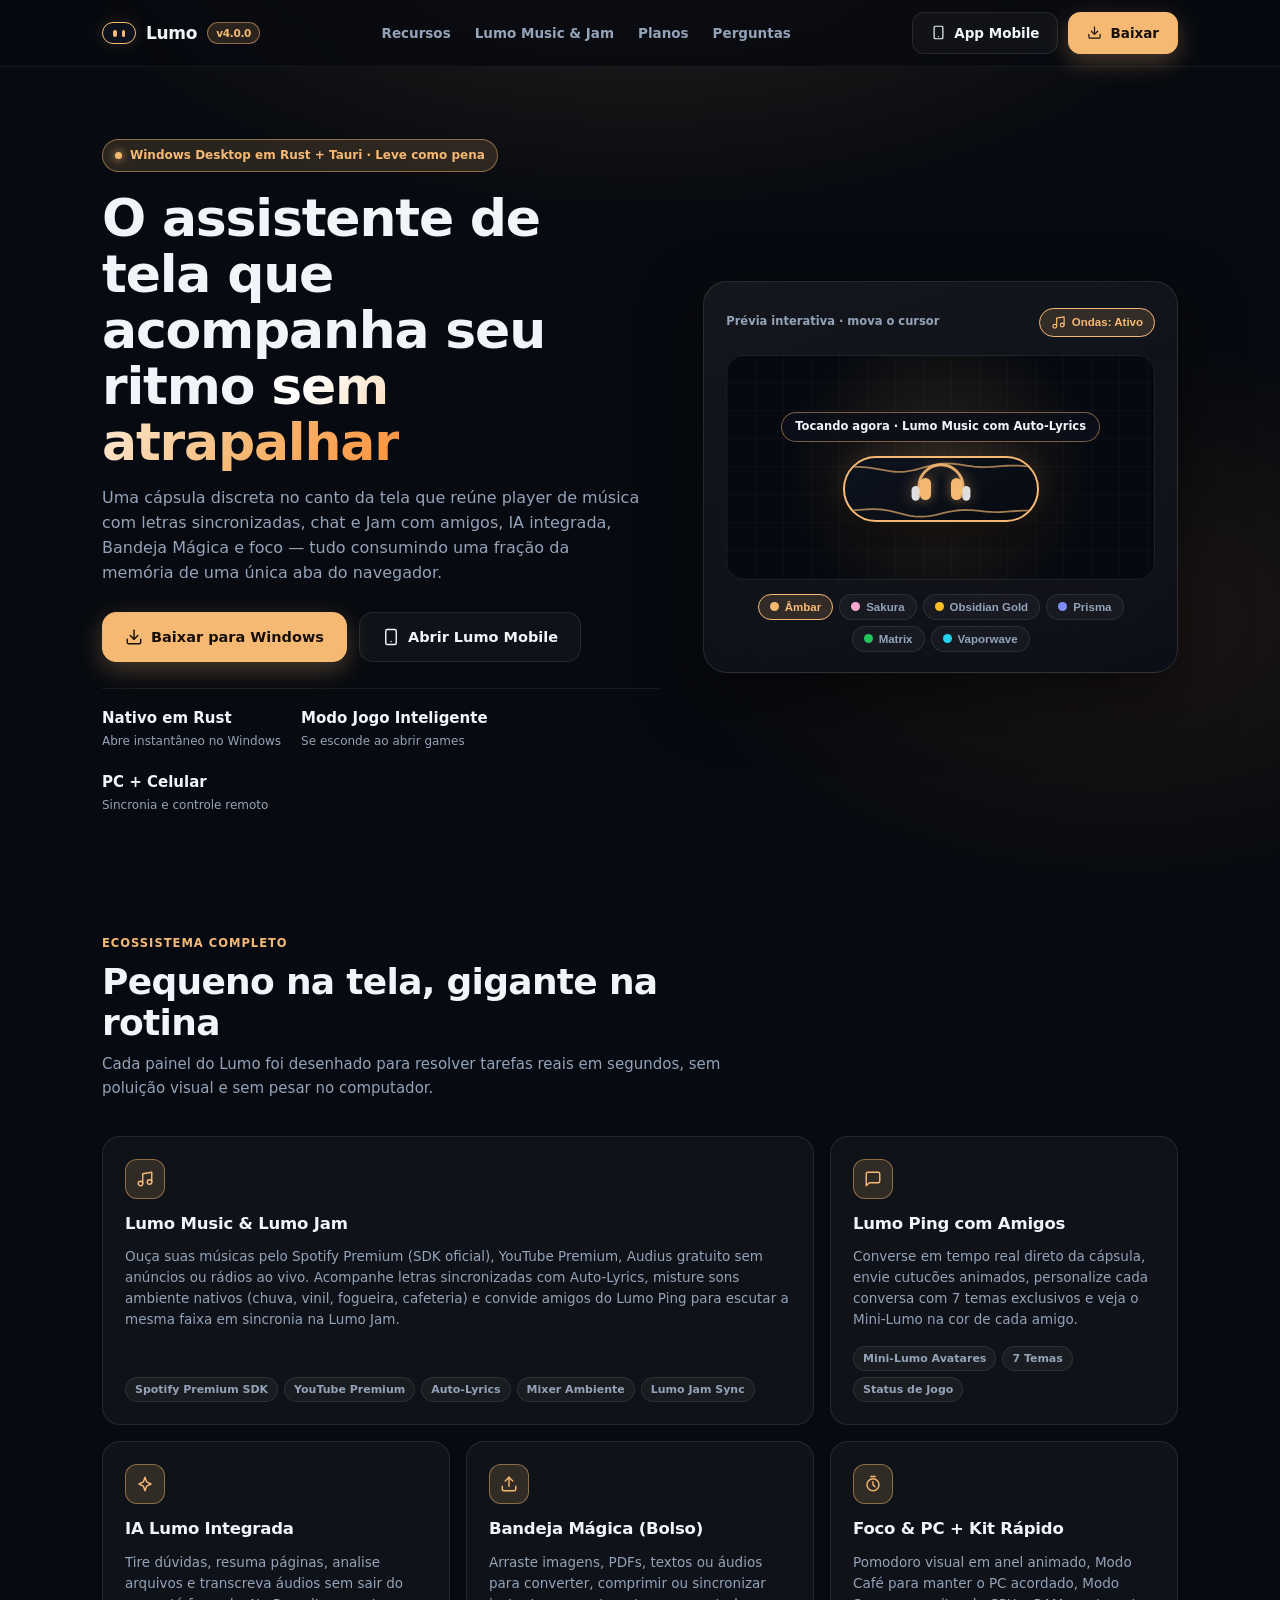
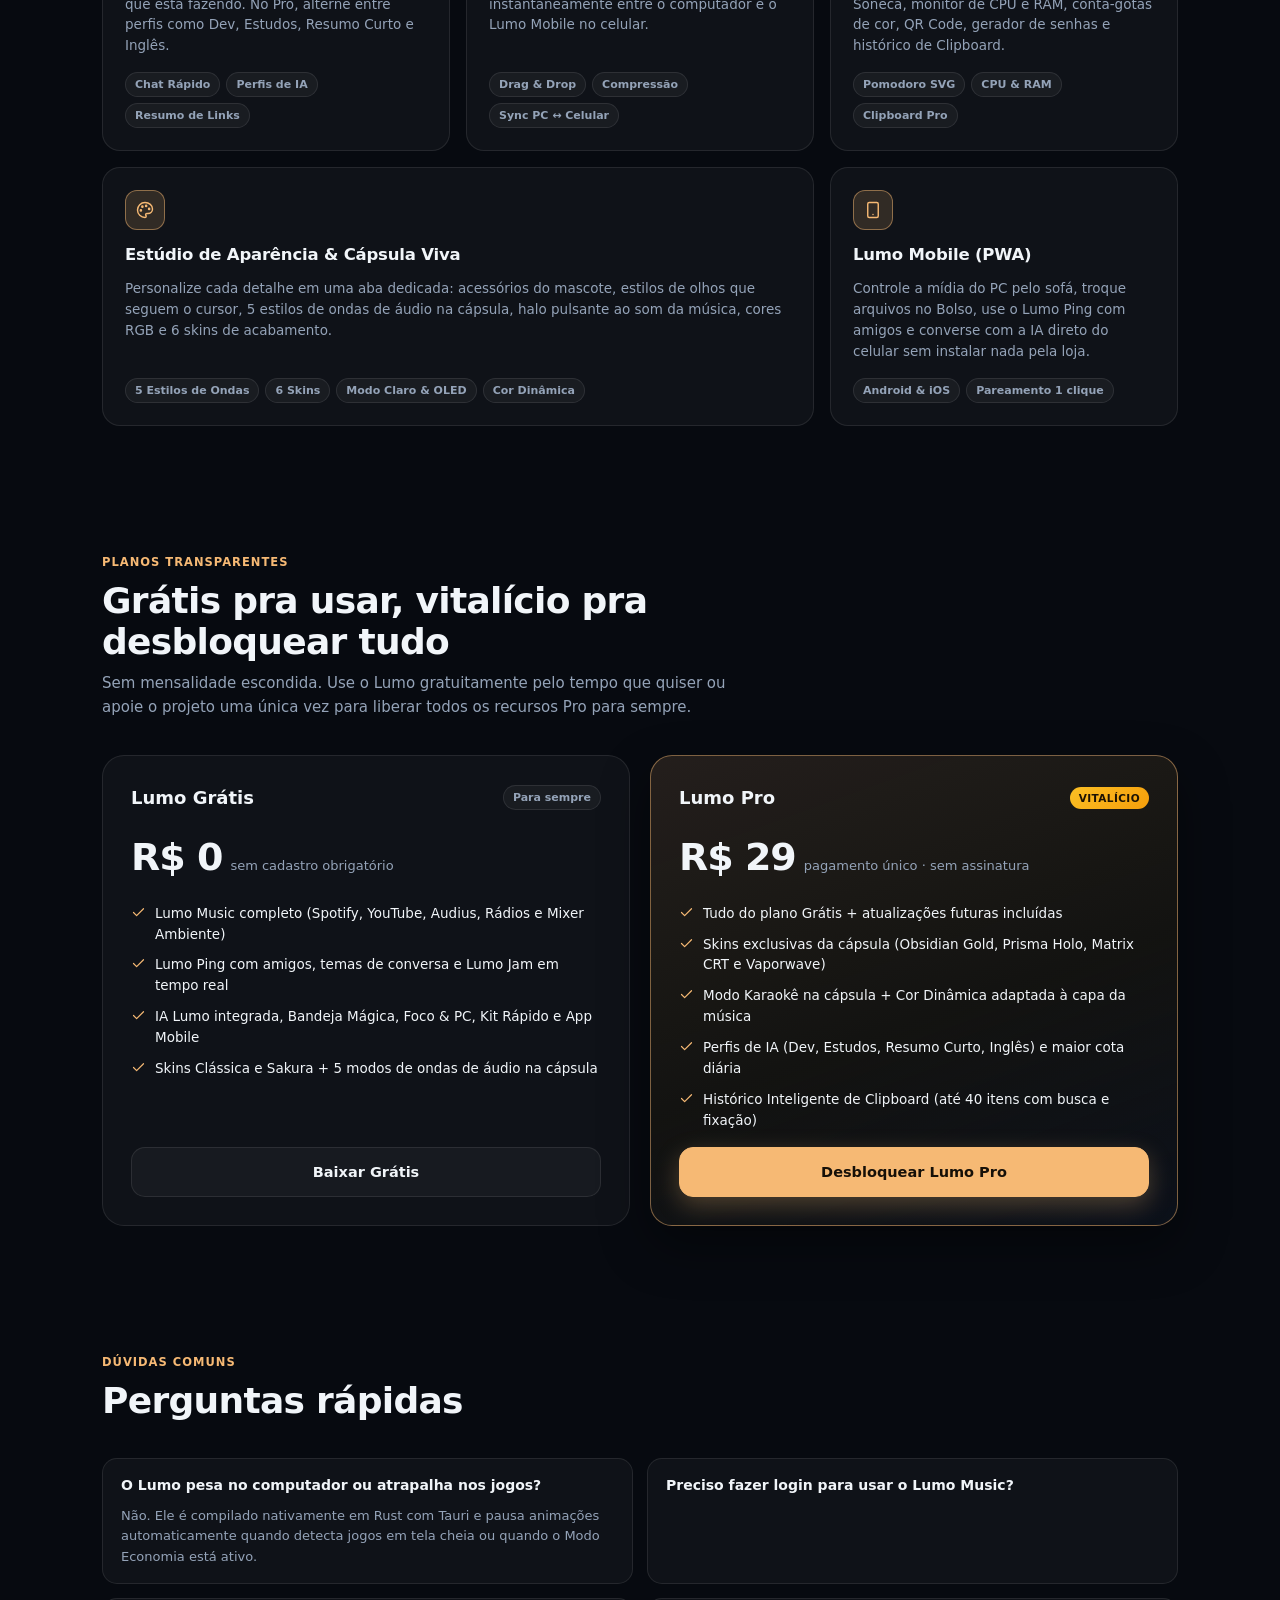
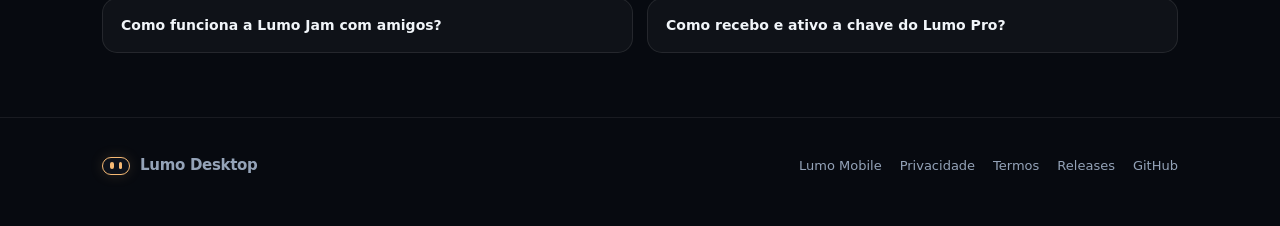
<file: docs/index.html>
<!doctype html>
<html lang="pt-BR">
<head>
  <meta charset="utf-8" />
  <meta name="viewport" content="width=device-width,initial-scale=1" />
  <title>Lumo — Seu assistente de tela leve, musical e vivo</title>
  <meta name="description" content="Lumo v4.0.0: cápsula leve em Rust + Tauri para Windows com Lumo Music (Spotify, YouTube e Audius), Lumo Jam, Lumo Ping, IA integrada, Bandeja Mágica e Foco & PC." />
  <meta name="theme-color" content="#080b11" />
  <link rel="icon" href="./app/icon.svg" type="image/svg+xml" />
  <style>
    :root {
      --bg: #070a10;
      --surface: rgba(255, 255, 255, 0.036);
      --surface-hover: rgba(255, 255, 255, 0.068);
      --border: rgba(255, 255, 255, 0.09);
      --text: #f1f5f9;
      --muted: #94a3b8;
      --accent: #f6b974;
      --accent-2: #fb923c;
      --accent-soft: rgba(246, 185, 116, 0.15);
      --accent-glow: rgba(246, 185, 116, 0.48);
      --radius: 18px;
    }
    * { box-sizing: border-box; }
    html { scroll-behavior: smooth; }
    body {
      margin: 0;
      font-family: system-ui, -apple-system, 'Segoe UI', Roboto, Inter, sans-serif;
      background:
        radial-gradient(900px 480px at 50% -120px, rgba(246, 185, 116, 0.15), transparent 70%),
        radial-gradient(620px 380px at 88% 18%, rgba(251, 146, 60, 0.09), transparent 72%),
        var(--bg);
      color: var(--text);
      line-height: 1.55;
      overflow-x: hidden;
      -webkit-font-smoothing: antialiased;
    }
    a { color: inherit; text-decoration: none; }
    .container { width: 100%; max-width: 1120px; margin: 0 auto; padding: 0 22px; }
    .ic { width: 18px; height: 18px; stroke: currentColor; fill: none; stroke-width: 1.9; stroke-linecap: round; stroke-linejoin: round; flex-shrink: 0; }
    .ic-sm { width: 15px; height: 15px; }

    .nav {
      position: sticky; top: 0; z-index: 40;
      backdrop-filter: blur(16px); -webkit-backdrop-filter: blur(16px);
      background: rgba(7, 10, 16, 0.78);
      border-bottom: 1px solid rgba(255, 255, 255, 0.06);
    }
    .nav-inner { display: flex; align-items: center; justify-content: space-between; height: 66px; gap: 16px; }
    .brand { display: inline-flex; align-items: center; gap: 10px; font-weight: 800; font-size: 17px; letter-spacing: -0.3px; }
    .brand-pill {
      width: 34px; height: 22px; border-radius: 999px; background: #0c111b;
      border: 1.8px solid var(--accent); box-shadow: 0 0 14px var(--accent-soft);
      display: inline-flex; align-items: center; justify-content: center; gap: 5px;
    }
    .brand-pill i { width: 3.5px; height: 7px; border-radius: 99px; background: var(--accent); display: block; }
    .ver-pill {
      font-size: 10.5px; font-weight: 800; padding: 2px 8px; border-radius: 999px;
      background: var(--accent-soft); border: 1px solid var(--accent-glow); color: var(--accent);
    }
    .nav-links { display: flex; align-items: center; gap: 24px; font-size: 13.5px; font-weight: 600; color: var(--muted); }
    .nav-links a:hover { color: var(--text); }
    .nav-actions { display: flex; align-items: center; gap: 10px; }

    .btn {
      display: inline-flex; align-items: center; justify-content: center; gap: 8px;
      padding: 10px 18px; border-radius: 12px; font-size: 13.5px; font-weight: 700;
      border: 1px solid var(--border); background: var(--surface); color: var(--text); cursor: pointer;
      transition: transform 0.15s ease, border-color 0.16s ease, background 0.16s ease, box-shadow 0.18s ease;
    }
    .btn:hover { background: var(--surface-hover); border-color: var(--accent-glow); transform: translateY(-1px); }
    .btn:active { transform: translateY(0) scale(0.98); }
    .btn-primary {
      background: var(--accent); border-color: var(--accent); color: #161008;
      box-shadow: 0 8px 24px rgba(246, 185, 116, 0.28);
    }
    .btn-primary:hover { background: #fcd09b; border-color: #fcd09b; color: #161008; box-shadow: 0 10px 28px rgba(246, 185, 116, 0.40); }
    .btn-lg { padding: 13px 22px; font-size: 14.5px; border-radius: 14px; }

    .hero { padding: 72px 0 56px; }
    .hero-grid { display: grid; grid-template-columns: 1.08fr 0.92fr; gap: 44px; align-items: center; }
    .eyebrow {
      display: inline-flex; align-items: center; gap: 8px; padding: 6px 12px; border-radius: 999px;
      background: var(--accent-soft); border: 1px solid var(--accent-glow); color: var(--accent);
      font-size: 12px; font-weight: 700; margin-bottom: 18px;
    }
    .eyebrow-dot { width: 7px; height: 7px; border-radius: 50%; background: var(--accent); box-shadow: 0 0 8px var(--accent); }
    h1 { margin: 0 0 16px; font-size: clamp(32px, 4.6vw, 52px); line-height: 1.08; letter-spacing: -1.2px; font-weight: 850; }
    .grad-text { background: linear-gradient(120deg, #ffffff 10%, var(--accent) 62%, var(--accent-2)); -webkit-background-clip: text; background-clip: text; color: transparent; }
    .hero-sub { margin: 0 0 26px; font-size: 16px; color: var(--muted); max-width: 540px; }
    .hero-ctas { display: flex; flex-wrap: wrap; gap: 12px; margin-bottom: 26px; }
    .hero-stats { display: flex; flex-wrap: wrap; gap: 20px; padding-top: 18px; border-top: 1px solid rgba(255, 255, 255, 0.07); }
    .stat { display: flex; flex-direction: column; gap: 2px; }
    .stat strong { font-size: 15px; font-weight: 800; color: var(--text); }
    .stat span { font-size: 12px; color: var(--muted); }

    .stage-card {
      position: relative; border-radius: 24px; padding: 26px 22px 20px;
      background: linear-gradient(160deg, rgba(255, 255, 255, 0.055), rgba(10, 14, 24, 0.9));
      border: 1px solid rgba(255, 255, 255, 0.1); box-shadow: 0 24px 64px rgba(0, 0, 0, 0.55); overflow: hidden;
    }
    .stage-top { display: flex; align-items: center; justify-content: space-between; font-size: 11.5px; font-weight: 700; color: var(--muted); margin-bottom: 18px; }
    .stage-viewport {
      position: relative; height: 225px; border-radius: 18px;
      background:
        radial-gradient(circle at 50% 52%, rgba(246, 185, 116, 0.15), transparent 62%),
        repeating-linear-gradient(90deg, rgba(255,255,255,0.025) 0 1px, transparent 1px 28px),
        repeating-linear-gradient(0deg, rgba(255,255,255,0.025) 0 1px, transparent 1px 28px),
        #06090f;
      border: 1px solid rgba(255, 255, 255, 0.07);
      display: flex; flex-direction: column; align-items: center; justify-content: center; gap: 14px; overflow: hidden;
    }
    .demo-karaoke {
      font-size: 11.5px; font-weight: 700; padding: 5px 13px; border-radius: 999px;
      background: rgba(12, 16, 26, 0.92); border: 1px solid var(--accent-glow); color: var(--text);
      opacity: 0; transform: translateY(6px); transition: opacity 0.25s ease, transform 0.25s ease;
    }
    .demo-karaoke.show { opacity: 1; transform: translateY(0); }
    .demo-pill {
      position: relative; width: 196px; height: 66px; border-radius: 999px;
      background: linear-gradient(145deg, #0d131f, #070a10); border: 2px solid var(--accent);
      display: flex; align-items: center; justify-content: center;
      box-shadow: 0 14px 32px rgba(0, 0, 0, 0.62), 0 0 22px var(--accent-soft);
      transition: background 0.3s ease, border-color 0.3s ease, box-shadow 0.3s ease; overflow: hidden;
    }
    .demo-pill.playing { animation: demoHalo 2.6s ease-in-out infinite; }
    @keyframes demoHalo {
      0%, 100% { box-shadow: 0 14px 30px rgba(0,0,0,0.6), 0 0 14px var(--accent-soft); }
      50%      { box-shadow: 0 16px 36px rgba(0,0,0,0.65), 0 0 34px var(--accent-glow); }
    }
    .demo-pill.skin-sakura { background: linear-gradient(135deg, #301626, #58243e); border-color: #f9a8d4; --accent: #f9a8d4; --accent-soft: rgba(249,168,212,0.2); --accent-glow: rgba(249,168,212,0.55); }
    .demo-pill.skin-gold   { background: linear-gradient(145deg, #09090b, #1d160b 60%, #0b0a08); border-color: #fbbf24; --accent: #fbbf24; --accent-soft: rgba(251,191,36,0.2); --accent-glow: rgba(251,191,36,0.55); }
    .demo-pill.skin-prisma { background: linear-gradient(125deg, #111827, #1e1b4b, #164e63, #3b0764); background-size: 240% 240%; animation: prismaMove 6s ease infinite; border-color: #a5b4fc; --accent: #a5b4fc; --accent-soft: rgba(165,180,252,0.22); --accent-glow: rgba(165,180,252,0.55); }
    @keyframes prismaMove { 0%,100%{background-position:0% 50%} 50%{background-position:100% 50%} }
    .demo-pill.skin-matrix { background: repeating-linear-gradient(0deg, rgba(34,197,94,0.09) 0 1px, transparent 1px 3px), #031107; border-color: #22c55e; --accent: #22c55e; --accent-soft: rgba(34,197,94,0.22); --accent-glow: rgba(34,197,94,0.58); }
    .demo-pill.skin-vapor  { background: linear-gradient(135deg, #2e1065, #831843, #0e7490); border-color: #22d3ee; --accent: #22d3ee; --accent-soft: rgba(34,211,238,0.22); --accent-glow: rgba(232,121,249,0.55); }

    #demo-wave-cv { position: absolute; inset: 0; width: 100%; height: 100%; pointer-events: none; }
    .demo-face { position: relative; z-index: 2; display: flex; align-items: center; gap: 20px; transition: transform 0.14s ease; }
    .demo-eye { width: 11px; height: 22px; border-radius: 99px; background: var(--accent); box-shadow: 0 0 12px var(--accent-glow); animation: demoBlink 4.6s infinite; }
    @keyframes demoBlink { 0%, 92%, 100% { transform: scaleY(1); } 95% { transform: scaleY(0.12); } }
    .demo-phones {
      position: absolute; top: 5px; width: 78px; height: 46px; stroke: var(--accent); fill: none;
      stroke-width: 3.2; stroke-linecap: round; opacity: 0; transform: scale(0.85);
      transition: opacity 0.25s ease, transform 0.25s ease; z-index: 1; filter: drop-shadow(0 0 8px var(--accent-glow));
    }
    .demo-pill.playing .demo-phones { opacity: 0.92; transform: scale(1); }

    .stage-controls { margin-top: 14px; display: flex; flex-direction: column; gap: 10px; }
    .skin-row { display: flex; flex-wrap: wrap; gap: 6px; justify-content: center; }
    .chip-btn {
      padding: 6px 11px; border-radius: 999px; border: 1px solid var(--border);
      background: rgba(255, 255, 255, 0.035); color: var(--muted); font-size: 11.5px; font-weight: 700;
      cursor: pointer; display: inline-flex; align-items: center; gap: 6px; transition: all 0.15s ease;
    }
    .chip-btn:hover { color: var(--text); border-color: var(--accent-glow); }
    .chip-btn.active { background: var(--accent-soft); border-color: var(--accent); color: var(--accent); }
    .dot-swatch { width: 9px; height: 9px; border-radius: 50%; display: inline-block; }

    section { padding: 64px 0; }
    .sec-head { max-width: 640px; margin-bottom: 36px; }
    .sec-kicker { font-size: 11.5px; font-weight: 800; text-transform: uppercase; letter-spacing: 1px; color: var(--accent); margin-bottom: 8px; }
    h2 { margin: 0 0 10px; font-size: clamp(24px, 3.2vw, 36px); line-height: 1.15; letter-spacing: -0.7px; font-weight: 850; }
    .sec-desc { margin: 0; color: var(--muted); font-size: 15px; }

    .bento { display: grid; grid-template-columns: repeat(3, 1fr); gap: 16px; }
    .card {
      padding: 22px; border-radius: var(--radius); background: var(--surface); border: 1px solid var(--border);
      display: flex; flex-direction: column; gap: 10px; transition: border-color 0.2s ease, background 0.2s ease;
    }
    .card:hover { border-color: var(--accent-glow); background: rgba(255, 255, 255, 0.05); }
    .card.span-2 { grid-column: span 2; }
    .card-ic {
      width: 40px; height: 40px; border-radius: 12px; background: var(--accent-soft);
      border: 1px solid var(--accent-glow); color: var(--accent); display: inline-flex; align-items: center; justify-content: center;
    }
    .card h3 { margin: 2px 0 0; font-size: 16.5px; font-weight: 800; letter-spacing: -0.2px; }
    .card p { margin: 0; font-size: 13.5px; color: var(--muted); }
    .tag-list { display: flex; flex-wrap: wrap; gap: 6px; margin-top: auto; padding-top: 6px; }
    .mini-tag { font-size: 11px; font-weight: 700; padding: 3px 9px; border-radius: 999px; background: rgba(255, 255, 255, 0.045); border: 1px solid var(--border); color: var(--muted); }

    .pricing-grid { display: grid; grid-template-columns: 1fr 1fr; gap: 20px; align-items: stretch; }
    .plan-card { padding: 28px; border-radius: 22px; background: var(--surface); border: 1px solid var(--border); display: flex; flex-direction: column; gap: 16px; }
    .plan-card.pro {
      background: linear-gradient(160deg, rgba(246, 185, 116, 0.12), rgba(251, 191, 36, 0.05) 55%, rgba(12, 17, 27, 0.92));
      border-color: var(--accent-glow); box-shadow: 0 20px 50px rgba(0, 0, 0, 0.4);
    }
    .plan-top { display: flex; align-items: center; justify-content: space-between; }
    .plan-badge { font-size: 10.5px; font-weight: 900; padding: 3px 9px; border-radius: 999px; background: linear-gradient(135deg, #fbbf24, #f59e0b); color: #1c1304; letter-spacing: 0.4px; }
    .price-row { display: flex; align-items: baseline; gap: 8px; }
    .price-val { font-size: 38px; font-weight: 900; letter-spacing: -1px; }
    .price-note { font-size: 13px; color: var(--muted); }
    .check-list { list-style: none; margin: 0; padding: 0; display: flex; flex-direction: column; gap: 10px; font-size: 13.5px; }
    .check-list li { display: flex; align-items: flex-start; gap: 9px; color: var(--text); }
    .check-list svg { color: var(--accent); margin-top: 2px; }

    .faq-grid { display: grid; grid-template-columns: 1fr 1fr; gap: 14px; }
    details.faq { padding: 16px 18px; border-radius: 15px; background: var(--surface); border: 1px solid var(--border); }
    details.faq summary { cursor: pointer; font-weight: 700; font-size: 14px; list-style: none; display: flex; align-items: center; justify-content: space-between; gap: 10px; }
    details.faq summary::-webkit-details-marker { display: none; }
    details.faq p { margin: 10px 0 0; font-size: 13px; color: var(--muted); }

    footer { padding: 36px 0 48px; border-top: 1px solid rgba(255, 255, 255, 0.07); color: var(--muted); font-size: 13px; }
    .foot-inner { display: flex; flex-wrap: wrap; align-items: center; justify-content: space-between; gap: 16px; }
    .foot-links { display: flex; gap: 18px; }
    .foot-links a:hover { color: var(--text); }

    @media (max-width: 900px) {
      .hero-grid, .bento, .pricing-grid, .faq-grid { grid-template-columns: 1fr; }
      .card.span-2 { grid-column: span 1; }
      .nav-links { display: none; }
    }
  </style>
</head>
<body>
  <header class="nav">
    <div class="container nav-inner">
      <a href="#" class="brand">
        <span class="brand-pill"><i></i><i></i></span>
        <span>Lumo</span>
        <span class="ver-pill" id="nav-ver">v4.0.0</span>
      </a>
      <nav class="nav-links">
        <a href="#recursos">Recursos</a>
        <a href="#musica">Lumo Music & Jam</a>
        <a href="#planos">Planos</a>
        <a href="#faq">Perguntas</a>
      </nav>
      <div class="nav-actions">
        <a href="./app/" class="btn">
          <svg class="ic ic-sm" viewBox="0 0 24 24"><rect x="5" y="2" width="14" height="20" rx="2"/><line x1="12" y1="18" x2="12.01" y2="18"/></svg>
          App Mobile
        </a>
        <a href="https://github.com/VitorSilva010/Lumo/releases/latest" id="nav-dl" class="btn btn-primary">
          <svg class="ic ic-sm" viewBox="0 0 24 24"><path d="M21 15v4a2 2 0 0 1-2 2H5a2 2 0 0 1-2-2v-4"/><polyline points="7 10 12 15 17 10"/><line x1="12" y1="15" x2="12" y2="3"/></svg>
          Baixar
        </a>
      </div>
    </div>
  </header>

  <main>
    <section class="hero">
      <div class="container hero-grid">
        <div>
          <div class="eyebrow">
            <span class="eyebrow-dot"></span>
            <span>Windows Desktop em Rust + Tauri · Leve como pena</span>
          </div>
          <h1>O assistente de tela que acompanha seu ritmo <span class="grad-text">sem atrapalhar</span></h1>
          <p class="hero-sub">
            Uma cápsula discreta no canto da tela que reúne player de música com letras sincronizadas, chat e Jam com amigos, IA integrada, Bandeja Mágica e foco — tudo consumindo uma fração da memória de uma única aba do navegador.
          </p>
          <div class="hero-ctas">
            <a href="https://github.com/VitorSilva010/Lumo/releases/latest" id="hero-dl" class="btn btn-primary btn-lg">
              <svg class="ic" viewBox="0 0 24 24"><path d="M21 15v4a2 2 0 0 1-2 2H5a2 2 0 0 1-2-2v-4"/><polyline points="7 10 12 15 17 10"/><line x1="12" y1="15" x2="12" y2="3"/></svg>
              Baixar para Windows
            </a>
            <a href="./app/" class="btn btn-lg">
              <svg class="ic" viewBox="0 0 24 24"><rect x="5" y="2" width="14" height="20" rx="2"/><line x1="12" y1="18" x2="12.01" y2="18"/></svg>
              Abrir Lumo Mobile
            </a>
          </div>
          <div class="hero-stats">
            <div class="stat"><strong>Nativo em Rust</strong><span>Abre instantâneo no Windows</span></div>
            <div class="stat"><strong>Modo Jogo Inteligente</strong><span>Se esconde ao abrir games</span></div>
            <div class="stat"><strong>PC + Celular</strong><span>Sincronia e controle remoto</span></div>
          </div>
        </div>

        <div class="stage-card">
          <div class="stage-top">
            <span>Prévia interativa · mova o cursor</span>
            <button type="button" class="chip-btn active" id="demo-music-btn">
              <svg class="ic ic-sm" viewBox="0 0 24 24"><path d="M9 18V5l12-2v13"/><circle cx="6" cy="18" r="3"/><circle cx="18" cy="16" r="3"/></svg>
              <span id="demo-music-lbl">Ondas: Ativo</span>
            </button>
          </div>
          <div class="stage-viewport" id="demo-stage">
            <div class="demo-karaoke show" id="demo-karaoke">Tocando agora · Lumo Music com Auto-Lyrics</div>
            <div class="demo-pill playing" id="demo-pill">
              <canvas id="demo-wave-cv"></canvas>
              <svg class="demo-phones" viewBox="0 0 80 50">
                <path d="M16 32v-6a24 24 0 0 1 48 0v6"/>
                <rect x="8" y="25" width="9" height="16" rx="4.5" fill="currentColor" stroke="none"/>
                <rect x="63" y="25" width="9" height="16" rx="4.5" fill="currentColor" stroke="none"/>
              </svg>
              <div class="demo-face" id="demo-face">
                <span class="demo-eye"></span>
                <span class="demo-eye"></span>
              </div>
            </div>
          </div>
          <div class="stage-controls">
            <div class="skin-row" id="demo-skins">
              <button type="button" class="chip-btn active" data-skin="default"><span class="dot-swatch" style="background:#f6b974"></span>Âmbar</button>
              <button type="button" class="chip-btn" data-skin="sakura"><span class="dot-swatch" style="background:#f9a8d4"></span>Sakura</button>
              <button type="button" class="chip-btn" data-skin="gold"><span class="dot-swatch" style="background:#fbbf24"></span>Obsidian Gold</button>
              <button type="button" class="chip-btn" data-skin="prisma"><span class="dot-swatch" style="background:#818cf8"></span>Prisma</button>
              <button type="button" class="chip-btn" data-skin="matrix"><span class="dot-swatch" style="background:#22c55e"></span>Matrix</button>
              <button type="button" class="chip-btn" data-skin="vapor"><span class="dot-swatch" style="background:#22d3ee"></span>Vaporwave</button>
            </div>
          </div>
        </div>
      </div>
    </section>

    <section id="recursos">
      <div class="container">
        <div class="sec-head">
          <div class="sec-kicker">Ecossistema Completo</div>
          <h2>Pequeno na tela, gigante na rotina</h2>
          <p class="sec-desc">Cada painel do Lumo foi desenhado para resolver tarefas reais em segundos, sem poluição visual e sem pesar no computador.</p>
        </div>

        <div class="bento">
          <article class="card span-2" id="musica">
            <span class="card-ic"><svg class="ic" viewBox="0 0 24 24"><path d="M9 18V5l12-2v13"/><circle cx="6" cy="18" r="3"/><circle cx="18" cy="16" r="3"/></svg></span>
            <h3>Lumo Music & Lumo Jam</h3>
            <p>Ouça suas músicas pelo Spotify Premium (SDK oficial), YouTube Premium, Audius gratuito sem anúncios ou rádios ao vivo. Acompanhe letras sincronizadas com Auto-Lyrics, misture sons ambiente nativos (chuva, vinil, fogueira, cafeteria) e convide amigos do Lumo Ping para escutar a mesma faixa em sincronia na Lumo Jam.</p>
            <div class="tag-list">
              <span class="mini-tag">Spotify Premium SDK</span><span class="mini-tag">YouTube Premium</span><span class="mini-tag">Auto-Lyrics</span><span class="mini-tag">Mixer Ambiente</span><span class="mini-tag">Lumo Jam Sync</span>
            </div>
          </article>

          <article class="card">
            <span class="card-ic"><svg class="ic" viewBox="0 0 24 24"><path d="M21 15a2 2 0 0 1-2 2H7l-4 4V5a2 2 0 0 1 2-2h14a2 2 0 0 1 2 2z"/></svg></span>
            <h3>Lumo Ping com Amigos</h3>
            <p>Converse em tempo real direto da cápsula, envie cutucões animados, personalize cada conversa com 7 temas exclusivos e veja o Mini-Lumo na cor de cada amigo.</p>
            <div class="tag-list"><span class="mini-tag">Mini-Lumo Avatares</span><span class="mini-tag">7 Temas</span><span class="mini-tag">Status de Jogo</span></div>
          </article>

          <article class="card">
            <span class="card-ic"><svg class="ic" viewBox="0 0 24 24"><path d="M12 3l2.2 6.2L20 12l-5.8 2.8L12 21l-2.2-6.2L4 12l5.8-2.8z"/></svg></span>
            <h3>IA Lumo Integrada</h3>
            <p>Tire dúvidas, resuma páginas, analise arquivos e transcreva áudios sem sair do que está fazendo. No Pro, alterne entre perfis como Dev, Estudos, Resumo Curto e Inglês.</p>
            <div class="tag-list"><span class="mini-tag">Chat Rápido</span><span class="mini-tag">Perfis de IA</span><span class="mini-tag">Resumo de Links</span></div>
          </article>

          <article class="card">
            <span class="card-ic"><svg class="ic" viewBox="0 0 24 24"><path d="M21 15v4a2 2 0 0 1-2 2H5a2 2 0 0 1-2-2v-4"/><polyline points="17 8 12 3 7 8"/><line x1="12" y1="3" x2="12" y2="15"/></svg></span>
            <h3>Bandeja Mágica (Bolso)</h3>
            <p>Arraste imagens, PDFs, textos ou áudios para converter, comprimir ou sincronizar instantaneamente entre o computador e o Lumo Mobile no celular.</p>
            <div class="tag-list"><span class="mini-tag">Drag & Drop</span><span class="mini-tag">Compressão</span><span class="mini-tag">Sync PC ↔ Celular</span></div>
          </article>

          <article class="card">
            <span class="card-ic"><svg class="ic" viewBox="0 0 24 24"><circle cx="12" cy="13" r="8"/><path d="M12 9v4l2.5 2.5"/><path d="M9 2h6"/></svg></span>
            <h3>Foco & PC + Kit Rápido</h3>
            <p>Pomodoro visual em anel animado, Modo Café para manter o PC acordado, Modo Soneca, monitor de CPU e RAM, conta-gotas de cor, QR Code, gerador de senhas e histórico de Clipboard.</p>
            <div class="tag-list"><span class="mini-tag">Pomodoro SVG</span><span class="mini-tag">CPU & RAM</span><span class="mini-tag">Clipboard Pro</span></div>
          </article>

          <article class="card span-2">
            <span class="card-ic"><svg class="ic" viewBox="0 0 24 24"><circle cx="13.5" cy="6.5" r=".8" fill="currentColor"/><circle cx="17.5" cy="10.5" r=".8" fill="currentColor"/><circle cx="8.5" cy="7.5" r=".8" fill="currentColor"/><circle cx="6.5" cy="12.5" r=".8" fill="currentColor"/><path d="M12 2C6.5 2 2 6.5 2 12s4.5 10 10 10c.9 0 1.6-.7 1.6-1.6 0-.4-.2-.8-.4-1.1-.3-.3-.4-.7-.4-1.1 0-.9.7-1.6 1.6-1.6H16c3.3 0 6-2.7 6-6 0-4.9-4.5-8.6-10-8.6z"/></svg></span>
            <h3>Estúdio de Aparência & Cápsula Viva</h3>
            <p>Personalize cada detalhe em uma aba dedicada: acessórios do mascote, estilos de olhos que seguem o cursor, 5 estilos de ondas de áudio na cápsula, halo pulsante ao som da música, cores RGB e 6 skins de acabamento.</p>
            <div class="tag-list"><span class="mini-tag">5 Estilos de Ondas</span><span class="mini-tag">6 Skins</span><span class="mini-tag">Modo Claro & OLED</span><span class="mini-tag">Cor Dinâmica</span></div>
          </article>

          <article class="card">
            <span class="card-ic"><svg class="ic" viewBox="0 0 24 24"><rect x="5" y="2" width="14" height="20" rx="2"/><line x1="12" y1="18" x2="12.01" y2="18"/></svg></span>
            <h3>Lumo Mobile (PWA)</h3>
            <p>Controle a mídia do PC pelo sofá, troque arquivos no Bolso, use o Lumo Ping com amigos e converse com a IA direto do celular sem instalar nada pela loja.</p>
            <div class="tag-list"><span class="mini-tag">Android & iOS</span><span class="mini-tag">Pareamento 1 clique</span></div>
          </article>
        </div>
      </div>
    </section>

    <section id="planos">
      <div class="container">
        <div class="sec-head">
          <div class="sec-kicker">Planos Transparentes</div>
          <h2>Grátis pra usar, vitalício pra desbloquear tudo</h2>
          <p class="sec-desc">Sem mensalidade escondida. Use o Lumo gratuitamente pelo tempo que quiser ou apoie o projeto uma única vez para liberar todos os recursos Pro para sempre.</p>
        </div>
        <div class="pricing-grid">
          <div class="plan-card">
            <div class="plan-top"><strong style="font-size:18px;">Lumo Grátis</strong><span class="mini-tag">Para sempre</span></div>
            <div class="price-row"><span class="price-val">R$ 0</span><span class="price-note">sem cadastro obrigatório</span></div>
            <ul class="check-list">
              <li><svg class="ic ic-sm" viewBox="0 0 24 24"><polyline points="20 6 9 17 4 12"/></svg>Lumo Music completo (Spotify, YouTube, Audius, Rádios e Mixer Ambiente)</li>
              <li><svg class="ic ic-sm" viewBox="0 0 24 24"><polyline points="20 6 9 17 4 12"/></svg>Lumo Ping com amigos, temas de conversa e Lumo Jam em tempo real</li>
              <li><svg class="ic ic-sm" viewBox="0 0 24 24"><polyline points="20 6 9 17 4 12"/></svg>IA Lumo integrada, Bandeja Mágica, Foco & PC, Kit Rápido e App Mobile</li>
              <li><svg class="ic ic-sm" viewBox="0 0 24 24"><polyline points="20 6 9 17 4 12"/></svg>Skins Clássica e Sakura + 5 modos de ondas de áudio na cápsula</li>
            </ul>
            <a href="https://github.com/VitorSilva010/Lumo/releases/latest" id="free-dl" class="btn btn-lg" style="margin-top:auto;">Baixar Grátis</a>
          </div>
          <div class="plan-card pro">
            <div class="plan-top"><strong style="font-size:18px;">Lumo Pro</strong><span class="plan-badge">VITALÍCIO</span></div>
            <div class="price-row"><span class="price-val">R$ 29</span><span class="price-note">pagamento único · sem assinatura</span></div>
            <ul class="check-list">
              <li><svg class="ic ic-sm" viewBox="0 0 24 24"><polyline points="20 6 9 17 4 12"/></svg>Tudo do plano Grátis + atualizações futuras incluídas</li>
              <li><svg class="ic ic-sm" viewBox="0 0 24 24"><polyline points="20 6 9 17 4 12"/></svg>Skins exclusivas da cápsula (Obsidian Gold, Prisma Holo, Matrix CRT e Vaporwave)</li>
              <li><svg class="ic ic-sm" viewBox="0 0 24 24"><polyline points="20 6 9 17 4 12"/></svg>Modo Karaokê na cápsula + Cor Dinâmica adaptada à capa da música</li>
              <li><svg class="ic ic-sm" viewBox="0 0 24 24"><polyline points="20 6 9 17 4 12"/></svg>Perfis de IA (Dev, Estudos, Resumo Curto, Inglês) e maior cota diária</li>
              <li><svg class="ic ic-sm" viewBox="0 0 24 24"><polyline points="20 6 9 17 4 12"/></svg>Histórico Inteligente de Clipboard (até 40 itens com busca e fixação)</li>
            </ul>
            <a href="https://github.com/VitorSilva010/Lumo/releases/latest" class="btn btn-primary btn-lg" style="margin-top:auto;">Desbloquear Lumo Pro</a>
          </div>
        </div>
      </div>
    </section>

    <section id="faq">
      <div class="container">
        <div class="sec-head"><div class="sec-kicker">Dúvidas Comuns</div><h2>Perguntas rápidas</h2></div>
        <div class="faq-grid">
          <details class="faq" open>
            <summary>O Lumo pesa no computador ou atrapalha nos jogos?</summary>
            <p>Não. Ele é compilado nativamente em Rust com Tauri e pausa animações automaticamente quando detecta jogos em tela cheia ou quando o Modo Economia está ativo.</p>
          </details>
          <details class="faq">
            <summary>Preciso fazer login para usar o Lumo Music?</summary>
            <p>Não é obrigatório. Você pode ouvir Audius, rádios e YouTube sem conta. Se assinar Spotify Premium ou YouTube Premium, conecta uma única vez para ouvir sem anúncios com suas playlists.</p>
          </details>
          <details class="faq">
            <summary>Como funciona a Lumo Jam com amigos?</summary>
            <p>Adicione seu amigo pela Lumo Tag no Lumo Ping, dê play na música e clique no ícone da Jam. Quando ele aceitar o convite, o player sincroniza a faixa e o tempo automaticamente.</p>
          </details>
          <details class="faq">
            <summary>Como recebo e ativo a chave do Lumo Pro?</summary>
            <p>Após a confirmação do pagamento único, você recebe sua chave vitalícia e cola direto em Configurações → Plano dentro do Lumo Desktop para liberar todos os recursos na hora.</p>
          </details>
        </div>
      </div>
    </section>
  </main>

  <footer>
    <div class="container foot-inner">
      <div class="brand" style="font-size:15px;">
        <span class="brand-pill" style="width:28px;height:18px;"><i></i><i></i></span>
        <span>Lumo Desktop</span>
      </div>
      <div class="foot-links">
        <a href="./app/">Lumo Mobile</a>
        <a href="./privacy.html">Privacidade</a>
        <a href="./terms.html">Termos</a>
        <a href="https://github.com/VitorSilva010/Lumo/releases/latest" target="_blank" rel="noopener">Releases</a>
        <a href="https://github.com/VitorSilva010/Lumo" target="_blank" rel="noopener">GitHub</a>
      </div>
    </div>
  </footer>

  <script>
    (async function resolveLatestRelease() {
      try {
        const res = await fetch('https://api.github.com/repos/VitorSilva010/Lumo/releases/latest');
        if (!res.ok) return;
        const rel = await res.json();
        if (rel.tag_name) {
          const nv = document.getElementById('nav-ver');
          if (nv) nv.textContent = rel.tag_name;
        }
        const asset = (rel.assets || []).find((a) => /\.exe$/i.test(a.name || ''));
        const url = asset?.browser_download_url || rel.html_url;
        if (url) {
          ['nav-dl', 'hero-dl', 'free-dl'].forEach((id) => {
            const el = document.getElementById(id);
            if (el) el.href = url;
          });
        }
      } catch (_) {}
    })();

    (function initHeroDemo() {
      const stage = document.getElementById('demo-stage');
      const pill = document.getElementById('demo-pill');
      const face = document.getElementById('demo-face');
      const cv = document.getElementById('demo-wave-cv');
      const musicBtn = document.getElementById('demo-music-btn');
      const musicLbl = document.getElementById('demo-music-lbl');
      const karaoke = document.getElementById('demo-karaoke');
      if (!stage || !pill || !cv) return;

      const ctx = cv.getContext('2d');
      let playing = true;
      let phase = 0;

      function resize() {
        const dpr = Math.min(window.devicePixelRatio || 1, 2);
        cv.width = Math.round(pill.clientWidth * dpr);
        cv.height = Math.round(pill.clientHeight * dpr);
        ctx.setTransform(dpr, 0, 0, dpr, 0, 0);
      }
      resize();
      window.addEventListener('resize', resize);

      stage.addEventListener('pointermove', (e) => {
        const r = pill.getBoundingClientRect();
        const dx = Math.max(-1, Math.min(1, (e.clientX - (r.left + r.width / 2)) / 120));
        const dy = Math.max(-1, Math.min(1, (e.clientY - (r.top + r.height / 2)) / 90));
        face.style.transform = 'translate(' + (dx * 6).toFixed(1) + 'px,' + (dy * 4).toFixed(1) + 'px)';
      });
      stage.addEventListener('pointerleave', () => { face.style.transform = 'translate(0,0)'; });

      document.getElementById('demo-skins')?.addEventListener('click', (e) => {
        const b = e.target.closest('[data-skin]');
        if (!b) return;
        const sk = b.dataset.skin;
        document.querySelectorAll('#demo-skins [data-skin]').forEach((x) => x.classList.toggle('active', x === b));
        pill.classList.remove('skin-sakura', 'skin-gold', 'skin-prisma', 'skin-matrix', 'skin-vapor');
        if (sk !== 'default') pill.classList.add('skin-' + sk);
      });

      musicBtn?.addEventListener('click', () => {
        playing = !playing;
        pill.classList.toggle('playing', playing);
        musicBtn.classList.toggle('active', playing);
        karaoke?.classList.toggle('show', playing);
        if (musicLbl) musicLbl.textContent = playing ? 'Ondas: Ativo' : 'Ondas: Pausado';
      });

      function loop() {
        const w = pill.clientWidth;
        const h = pill.clientHeight;
        ctx.clearRect(0, 0, w, h);
        if (playing) {
          phase += 0.055;
          const col = getComputedStyle(pill).getPropertyValue('--accent').trim() || '#f6b974';
          [false, true].forEach((isTop) => {
            const baseY = isTop ? 9 : h - 9;
            const dir = isTop ? 1 : -1;
            ctx.beginPath();
            for (let x = 0; x <= w; x += 3) {
              const env = Math.sin((x / w) * Math.PI);
              const y = baseY + dir * Math.sin(x * 0.05 + phase * (isTop ? -1 : 1)) * Math.cos(x * 0.02 + phase * 0.5) * 6.5 * env;
              if (x === 0) ctx.moveTo(x, y); else ctx.lineTo(x, y);
            }
            ctx.strokeStyle = col;
            ctx.lineWidth = 1.8;
            ctx.globalAlpha = 0.65;
            ctx.stroke();
          });
          ctx.globalAlpha = 1;
        }
        requestAnimationFrame(loop);
      }
      requestAnimationFrame(loop);
    })();
  </script>
</body>
</html>
</file>
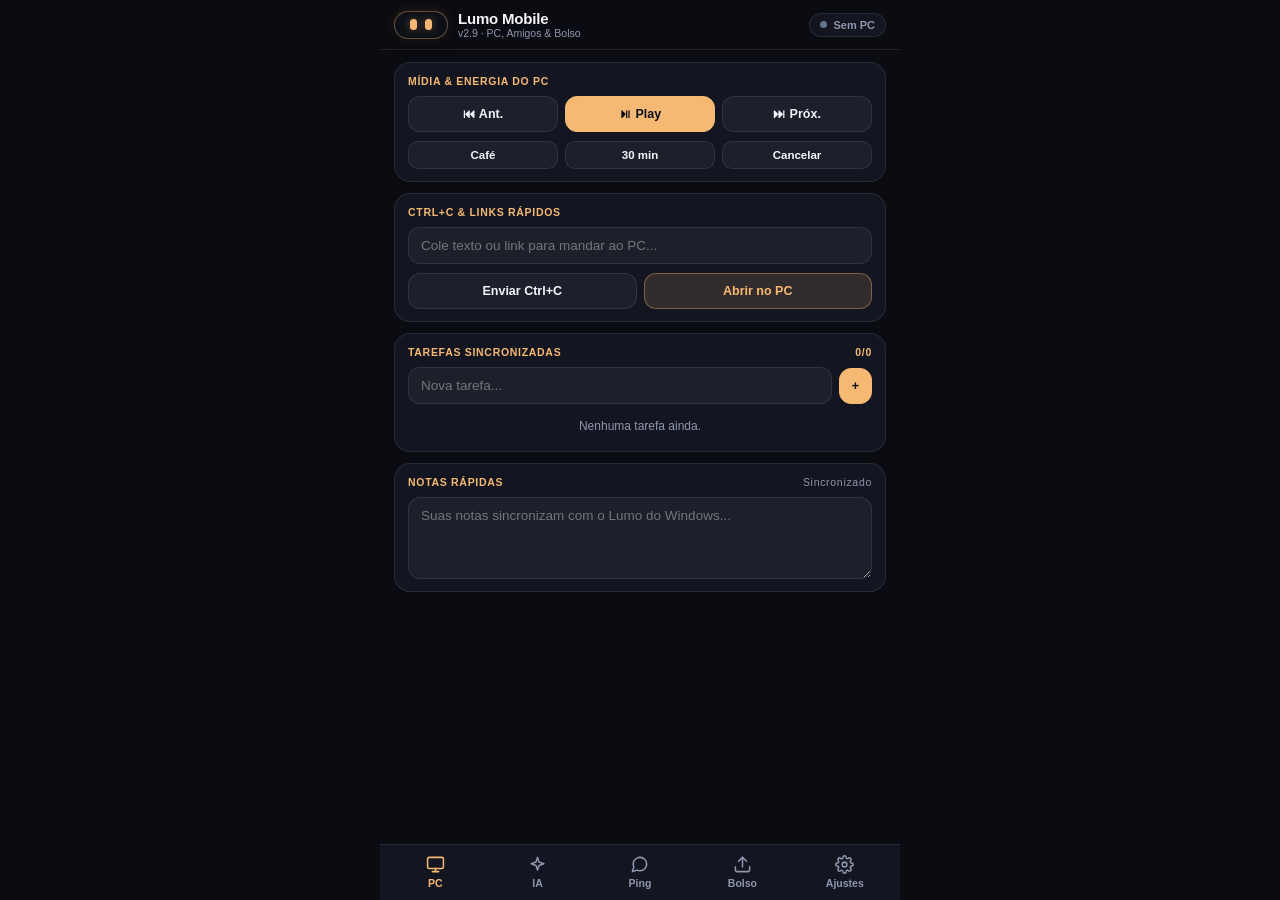
<file: docs/app/index.html>
<!DOCTYPE html>
<html lang="pt-BR">
<head>
  <meta charset="UTF-8" />
  <meta name="viewport" content="width=device-width, initial-scale=1, maximum-scale=1, user-scalable=no, viewport-fit=cover" />
  <meta name="theme-color" content="#0b0c12" />
  <meta name="apple-mobile-web-app-capable" content="yes" />
  <meta name="apple-mobile-web-app-status-bar-style" content="black-translucent" />
  <title>Lumo Mobile</title>
  <link rel="manifest" href="./manifest.json" />
  <link rel="icon" type="image/svg+xml" href="./icon.svg" />
  <style>
    :root {
      --bg: #0b0c12;
      --surface: #131621;
      --surface-2: rgba(255, 255, 255, 0.045);
      --border: rgba(255, 255, 255, 0.09);
      --text: #f3f5fa;
      --muted: #8f97ad;
      --accent: #f6b974;
      --accent-soft: rgba(246, 185, 116, 0.14);
      --accent-glow: rgba(246, 185, 116, 0.36);
      --radius: 16px;
    }
    body.surface-oled {
      --bg: #000000;
      --surface: #0a0b0f;
      --surface-2: rgba(255, 255, 255, 0.04);
      --border: rgba(255, 255, 255, 0.11);
    }
    body.surface-light {
      --bg: #eef2f7;
      --surface: #ffffff;
      --surface-2: rgba(15, 23, 42, 0.045);
      --border: rgba(15, 23, 42, 0.11);
      --text: #0f172a;
      --muted: #64748b;
    }
    * { box-sizing: border-box; -webkit-tap-highlight-color: transparent; }
    html, body {
      margin: 0;
      padding: 0;
      height: 100%;
      background: var(--bg);
      color: var(--text);
      font-family: -apple-system, BlinkMacSystemFont, "Segoe UI", Roboto, sans-serif;
      overflow: hidden;
    }
    .app-shell {
      display: flex;
      flex-direction: column;
      height: 100dvh;
      max-width: 520px;
      margin: 0 auto;
    }

    /* Header com pílula mascote */
    header {
      display: flex;
      align-items: center;
      justify-content: space-between;
      gap: 10px;
      padding: calc(10px + env(safe-area-inset-top)) 14px 10px;
      border-bottom: 1px solid var(--border);
      background: var(--bg);
      flex-shrink: 0;
    }
    .brand { display: flex; align-items: center; gap: 10px; }
    .mini-pill {
      width: 54px;
      height: 28px;
      border-radius: 999px;
      background: #0d1018;
      border: 1.5px solid var(--accent-glow);
      box-shadow: 0 4px 14px rgba(0, 0, 0, 0.45), 0 0 12px var(--accent-soft);
      display: flex;
      align-items: center;
      justify-content: center;
      gap: 8px;
      transition: transform 0.22s cubic-bezier(0.34, 1.56, 0.64, 1), border-color 0.2s ease;
    }
    .mini-pill.hop { transform: translateY(-4px) scale(1.06); }
    .mini-pill.msg-arrive {
      border-color: var(--msg-color, var(--accent));
      animation: mMsgArrive 0.72s cubic-bezier(0.22, 1.32, 0.36, 1);
    }
    @keyframes mMsgArrive {
      0%   { transform: scale(1) rotate(0deg); box-shadow: 0 4px 14px rgba(0,0,0,0.45), 0 0 0 0 var(--msg-color, var(--accent)); }
      25%  { transform: translateY(-5px) scale(1.1, 0.94) rotate(-4deg); box-shadow: 0 8px 18px rgba(0,0,0,0.5), 0 0 18px 4px var(--msg-color, var(--accent)); }
      55%  { transform: translateY(1px) scale(0.97, 1.05) rotate(3deg); }
      100% { transform: scale(1) rotate(0deg); }
    }
    .m-eye {
      width: 7px;
      height: 11px;
      border-radius: 999px;
      background: var(--accent);
      box-shadow: 0 0 8px var(--accent-glow);
      transition: transform 0.2s ease, height 0.16s ease;
    }
    .mini-pill.thinking .m-eye { animation: mThink 0.7s infinite alternate ease-in-out; }
    @keyframes mThink { from { transform: scaleY(0.7); opacity: 0.7; } to { transform: scaleY(1.15); opacity: 1; } }
    .brand-title { font-size: 15px; font-weight: 800; letter-spacing: -0.2px; }
    .brand-sub { font-size: 10.5px; color: var(--muted); }
    .pair-chip {
      display: inline-flex;
      align-items: center;
      gap: 6px;
      padding: 5px 10px;
      border-radius: 999px;
      border: 1px solid var(--border);
      background: var(--surface);
      font-size: 11px;
      font-weight: 700;
      color: var(--muted);
      cursor: pointer;
    }
    .pair-dot { width: 7px; height: 7px; border-radius: 50%; background: #64748b; }
    .pair-dot.on { background: #f6b974; box-shadow: 0 0 8px rgba(246, 185, 116, 0.85); }

    /* Main / Tabs */
    main { flex: 1; min-height: 0; position: relative; overflow: hidden; }
    .tab {
      display: none;
      flex-direction: column;
      gap: 11px;
      height: 100%;
      overflow-y: auto;
      padding: 12px 14px 18px;
    }
    .tab.active { display: flex; animation: tabFade 0.18s ease both; }
    @keyframes tabFade { from { opacity: 0; transform: translateY(5px); } to { opacity: 1; transform: translateY(0); } }
    .hidden { display: none !important; }

    /* Cards e botões */
    .card {
      background: var(--surface);
      border: 1px solid var(--border);
      border-radius: var(--radius);
      padding: 12px 13px;
      display: flex;
      flex-direction: column;
      gap: 9px;
    }
    .card-title {
      font-size: 10.5px;
      font-weight: 800;
      letter-spacing: 0.7px;
      text-transform: uppercase;
      color: var(--accent);
      display: flex;
      align-items: center;
      justify-content: space-between;
    }
    .row { display: flex; gap: 7px; align-items: center; }
    .grid-3 { display: grid; grid-template-columns: repeat(3, 1fr); gap: 7px; }
    .grid-4 { display: grid; grid-template-columns: repeat(4, 1fr); gap: 6px; }
    .grid-2 { display: grid; grid-template-columns: repeat(2, 1fr); gap: 7px; }

    input[type="text"], input[type="url"], textarea {
      width: 100%;
      padding: 10px 12px;
      border-radius: 12px;
      border: 1px solid var(--border);
      background: var(--surface-2);
      color: var(--text);
      font-size: 13.5px;
      font-family: inherit;
      outline: none;
    }
    input:focus, textarea:focus { border-color: var(--accent); }
    textarea { resize: vertical; min-height: 82px; }

    .btn {
      padding: 10px 12px;
      border-radius: 12px;
      border: 1px solid var(--border);
      background: var(--surface-2);
      color: var(--text);
      font-size: 12.5px;
      font-weight: 600;
      cursor: pointer;
      display: inline-flex;
      align-items: center;
      justify-content: center;
      gap: 6px;
      transition: transform 0.14s ease, border-color 0.16s ease, background 0.16s ease;
    }
    .btn:active { transform: scale(0.96); }
    .btn.primary { background: var(--accent); border-color: var(--accent); color: #0b0e14; font-weight: 700; }
    .btn.soft { background: var(--accent-soft); border-color: var(--accent-glow); color: var(--accent); }
    .btn.sm { padding: 7px 10px; font-size: 11.5px; border-radius: 10px; }

    /* Clipboard do PC */
    .pc-clip-box {
      display: none;
      padding: 9px 11px;
      border-radius: 12px;
      background: var(--accent-soft);
      border: 1px solid var(--accent-glow);
      gap: 8px;
      align-items: center;
      justify-content: space-between;
    }
    .pc-clip-box.show { display: flex; }

    /* Tarefas */
    .task-item {
      display: flex;
      align-items: center;
      justify-content: space-between;
      gap: 8px;
      padding: 8px 10px;
      border-radius: 11px;
      background: var(--surface-2);
      font-size: 13px;
    }
    .task-left { display: flex; align-items: center; gap: 9px; flex: 1; cursor: pointer; }
    .chk {
      width: 19px;
      height: 19px;
      border-radius: 6px;
      border: 1.5px solid var(--border);
      display: flex;
      align-items: center;
      justify-content: center;
      font-size: 11px;
      font-weight: 800;
      flex-shrink: 0;
    }
    .task-item.done .chk { background: var(--accent); border-color: var(--accent); color: #0b0e14; }
    .task-item.done span { text-decoration: line-through; color: var(--muted); }
    .del { border: none; background: none; color: var(--muted); font-size: 18px; cursor: pointer; padding: 0 5px; }

    /* Chat IA & Ping */
    .chat-tab { padding-bottom: 10px; }
    .feed {
      flex: 1;
      min-height: 150px;
      overflow-y: auto;
      display: flex;
      flex-direction: column;
      gap: 8px;
      padding: 4px 2px;
    }
    .msg {
      max-width: 86%;
      padding: 10px 12px;
      border-radius: 15px 15px 15px 4px;
      background: var(--surface);
      border: 1px solid var(--border);
      font-size: 13.5px;
      line-height: 1.45;
      white-space: pre-wrap;
      word-break: break-word;
      align-self: flex-start;
      animation: msgPop 0.18s ease both;
    }
    @keyframes msgPop { from { opacity: 0; transform: translateY(5px) scale(0.97); } to { opacity: 1; transform: translateY(0) scale(1); } }
    .msg.user, .msg.me {
      align-self: flex-end;
      border-radius: 15px 15px 4px 15px;
      background: var(--accent-soft);
      border-color: var(--accent-glow);
    }
    .msg.nudge {
      align-self: center;
      max-width: 94%;
      border-radius: 999px;
      padding: 6px 13px;
      font-size: 12px;
      font-weight: 600;
      border-style: dashed;
      text-align: center;
    }
    .msg-head { display: flex; justify-content: space-between; gap: 10px; font-size: 10.5px; margin-bottom: 3px; }
    .msg-copy {
      margin-top: 7px;
      padding: 4px 9px;
      border-radius: 8px;
      border: 1px solid var(--border);
      background: var(--surface-2);
      color: var(--muted);
      font-size: 10.5px;
      cursor: pointer;
    }
    .link-bar { display: none; gap: 6px; }
    .link-bar.show { display: flex; }

    /* Ping Subtabs & Amigos */
    .subtabs {
      display: grid;
      grid-template-columns: 1fr 1fr;
      gap: 6px;
      padding: 4px;
      border-radius: 13px;
      background: var(--surface);
      border: 1px solid var(--border);
      flex-shrink: 0;
    }
    .subtab {
      padding: 8px 10px;
      border-radius: 10px;
      border: 1px solid transparent;
      background: transparent;
      color: var(--muted);
      font-size: 12.5px;
      font-weight: 700;
      display: inline-flex;
      align-items: center;
      justify-content: center;
      gap: 6px;
      cursor: pointer;
    }
    .subtab.active {
      background: var(--accent-soft);
      border-color: var(--accent-glow);
      color: var(--accent);
    }
    .mini-badge {
      min-width: 17px;
      height: 17px;
      padding: 0 5px;
      border-radius: 999px;
      background: var(--accent);
      color: #0b0e14;
      font-size: 10px;
      font-weight: 800;
      display: none;
      align-items: center;
      justify-content: center;
    }
    .mini-badge.show { display: inline-flex; }
    .ping-pane {
      display: flex;
      flex-direction: column;
      gap: 10px;
      flex: 1;
      min-height: 0;
    }
    .friend-list {
      display: flex;
      flex-direction: column;
      gap: 7px;
      flex: 1;
      min-height: 0;
      overflow-y: auto;
    }
    .friend-item, .req-item {
      display: flex;
      align-items: center;
      justify-content: space-between;
      gap: 10px;
      padding: 10px 12px;
      border-radius: 14px;
      background: var(--surface);
      border: 1px solid var(--border);
    }
    .friend-item { cursor: pointer; transition: transform 0.14s ease, border-color 0.16s ease; }
    .friend-item:active { transform: scale(0.98); }
    .friend-item.offline { opacity: 0.72; }
    .friend-item.has-unread { border-color: var(--accent); background: var(--accent-soft); opacity: 1; }
    .avatar-wrap {
      position: relative;
      width: 38px;
      height: 38px;
      border-radius: 50%;
      display: flex;
      align-items: center;
      justify-content: center;
      font-size: 15px;
      font-weight: 800;
      color: #0b0e14;
      flex-shrink: 0;
    }
    .status-dot {
      position: absolute;
      right: -1px;
      bottom: -1px;
      width: 11px;
      height: 11px;
      border-radius: 50%;
      border: 2px solid var(--surface);
      background: #64748b;
    }
    .status-dot.online { background: #f6b974; box-shadow: 0 0 7px rgba(246, 185, 116, 0.85); }
    .status-dot.playing { background: #a78bfa; box-shadow: 0 0 8px rgba(167, 139, 250, 0.9); }
    .f-sub { font-size: 11.5px; color: var(--muted); white-space: nowrap; overflow: hidden; text-overflow: ellipsis; }
    .f-sub.online { color: #86efac; }
    .f-sub.playing { color: #c4b5fd; font-weight: 600; }
    body.surface-light .f-sub.online { color: #16a34a; }
    body.surface-light .f-sub.playing { color: #7c3aed; }

    .room-pill {
      display: inline-flex;
      align-items: center;
      gap: 6px;
      padding: 5px 10px;
      border-radius: 999px;
      background: rgba(246, 185, 116, 0.12);
      border: 1px solid rgba(246, 185, 116, 0.34);
      font-size: 12px;
      font-weight: 800;
      letter-spacing: 0.5px;
    }
    .recents { display: flex; flex-wrap: wrap; gap: 6px; align-items: center; }
    .chip {
      padding: 4px 10px;
      border-radius: 999px;
      border: 1px solid var(--border);
      background: var(--surface-2);
      color: var(--muted);
      font-size: 11px;
      font-weight: 600;
      cursor: pointer;
    }

    /* Bolso sincronizado */
    .pocket-item {
      display: flex;
      flex-direction: column;
      gap: 6px;
      padding: 10px 11px;
      border-radius: 13px;
      background: var(--surface-2);
      border: 1px solid var(--border);
    }
    .pocket-top { display: flex; align-items: center; justify-content: space-between; gap: 8px; }
    .pocket-name { font-size: 12.8px; font-weight: 700; overflow: hidden; text-overflow: ellipsis; white-space: nowrap; }
    .pocket-meta { font-size: 10.5px; color: var(--muted); }
    .pocket-preview { font-size: 12px; color: var(--muted); white-space: pre-wrap; word-break: break-word; max-height: 70px; overflow: hidden; }
    .pocket-img { max-width: 100%; max-height: 150px; border-radius: 10px; object-fit: cover; border: 1px solid var(--border); }

    /* Dots de cor + RGB */
    .dots { display: flex; flex-wrap: wrap; gap: 10px; }
    .dot { width: 28px; height: 28px; border-radius: 50%; border: 2px solid transparent; cursor: pointer; }
    .dot.active { border-color: var(--text); transform: scale(1.12); }
    .dot.rgb { background: conic-gradient(#ff6b8b, #f6b974, #f6b974, #38bdf8, #a78bfa, #ff6b8b); }
    .surf-btn.active { background: var(--accent-soft); border-color: var(--accent); color: var(--accent); }

    /* Bottom Nav */
    nav {
      display: grid;
      grid-template-columns: repeat(5, 1fr);
      border-top: 1px solid var(--border);
      background: var(--surface);
      padding: 6px 4px calc(7px + env(safe-area-inset-bottom));
      flex-shrink: 0;
    }
    .nav-btn {
      position: relative;
      border: none;
      background: none;
      color: var(--muted);
      display: flex;
      flex-direction: column;
      align-items: center;
      gap: 3px;
      font-size: 10.5px;
      font-weight: 600;
      padding: 4px 2px;
      cursor: pointer;
    }
    .nav-btn.active { color: var(--accent); }
    .nav-badge {
      position: absolute;
      top: 0;
      right: 16%;
      min-width: 16px;
      height: 16px;
      padding: 0 4px;
      border-radius: 999px;
      background: var(--accent);
      color: #0b0e14;
      font-size: 9.5px;
      font-weight: 800;
      display: none;
      align-items: center;
      justify-content: center;
    }
    .nav-badge.show { display: inline-flex; }

    /* Toast */
    #toast {
      position: fixed;
      left: 50%;
      bottom: calc(74px + env(safe-area-inset-bottom));
      transform: translateX(-50%) translateY(14px);
      background: #161a26;
      color: #fff;
      border: 1px solid var(--accent-glow);
      padding: 8px 14px;
      border-radius: 999px;
      font-size: 12px;
      font-weight: 600;
      opacity: 0;
      pointer-events: none;
      transition: opacity 0.2s ease, transform 0.2s ease;
      z-index: 90;
    }
    #toast.show { opacity: 1; transform: translateX(-50%) translateY(0); }
  </style>

  <style id="v39-mobile-upgrade">
    /* === LUMO MOBILE v4.0.0 — VISUAL NATIVO, MINI-LUMO & TEMAS DE CONVERSA === */
    .ic-m {
      width: 15px;
      height: 15px;
      stroke: currentColor;
      fill: none;
      stroke-width: 1.9;
      stroke-linecap: round;
      stroke-linejoin: round;
      flex-shrink: 0;
      vertical-align: -2px;
    }
    .btn {
      display: inline-flex;
      align-items: center;
      justify-content: center;
      gap: 6px;
      transition: transform 0.14s ease, border-color 0.16s ease, background-color 0.16s ease;
    }
    .btn:active { transform: scale(0.96); }
    .tab.active {
      animation: mTabIn 0.2s cubic-bezier(0.22, 1, 0.36, 1) both;
    }
    @keyframes mTabIn {
      from { opacity: 0; transform: translateY(6px); }
      to   { opacity: 1; transform: translateY(0); }
    }

    /* Avatar Mini-Lumo no Mobile */
    .m-lumo-av {
      position: relative;
      width: 34px;
      height: 34px;
      flex-shrink: 0;
      display: inline-flex;
      align-items: center;
      justify-content: center;
    }
    .m-lumo-av.sm { width: 30px; height: 30px; }
    .m-lumo-av svg {
      width: 100%;
      height: 100%;
      display: block;
      filter: drop-shadow(0 2px 6px rgba(0, 0, 0, 0.4));
    }

    /* Barra de 7 temas de conversa no Lumo Ping Mobile */
    .m-theme-bar {
      display: none;
      align-items: center;
      gap: 6px;
      padding: 6px 8px;
      border-radius: 12px;
      background: rgba(255, 255, 255, 0.04);
      border: 1px solid rgba(255, 255, 255, 0.09);
      overflow-x: auto;
      flex-shrink: 0;
    }
    .m-theme-bar.show { display: flex; }
    .m-theme-chip {
      flex-shrink: 0;
      display: inline-flex;
      align-items: center;
      gap: 5px;
      padding: 5px 9px;
      border-radius: 999px;
      border: 1px solid rgba(255, 255, 255, 0.1);
      background: rgba(255, 255, 255, 0.03);
      color: var(--muted, #94a3b8);
      font-size: 11px;
      font-weight: 700;
      cursor: pointer;
    }
    .m-theme-chip.active {
      border-color: var(--accent, #34d399);
      background: var(--accent-soft, rgba(246, 185, 116, 0.15));
      color: var(--text, #f1f5f9);
    }
    .m-theme-dot {
      width: 10px;
      height: 10px;
      border-radius: 50%;
      border: 1px solid rgba(255, 255, 255, 0.25);
    }

    /* Paletas aplicadas no #m-friends-pane quando DM está aberta */
    #m-friends-pane[data-chat-theme="lumo"] #m-dm-feed {
      background: radial-gradient(circle at 20% 85%, var(--accent-soft, rgba(246, 185, 116, 0.14)), rgba(0, 0, 0, 0.18));
      border-radius: 14px;
      padding: 10px;
    }
    #m-friends-pane[data-chat-theme="friend"] #m-dm-feed {
      background: radial-gradient(circle at 85% 15%, color-mix(in srgb, var(--friend-col, #34d399) 18%, transparent), rgba(0, 0, 0, 0.18));
      border-radius: 14px;
      padding: 10px;
    }
    #m-friends-pane[data-chat-theme="midnight"] #m-dm-feed {
      background: linear-gradient(160deg, rgba(15, 23, 62, 0.72), rgba(7, 10, 24, 0.88));
      border-radius: 14px;
      padding: 10px;
    }
    #m-friends-pane[data-chat-theme="cyber"] #m-dm-feed {
      background: linear-gradient(155deg, rgba(76, 29, 149, 0.42), rgba(14, 116, 144, 0.32), rgba(10, 10, 20, 0.88));
      border-radius: 14px;
      padding: 10px;
    }
    #m-friends-pane[data-chat-theme="forest"] #m-dm-feed {
      background: linear-gradient(160deg, rgba(6, 78, 59, 0.46), rgba(6, 24, 18, 0.86));
      border-radius: 14px;
      padding: 10px;
    }
    #m-friends-pane[data-chat-theme="sunset"] #m-dm-feed {
      background: linear-gradient(155deg, rgba(154, 52, 18, 0.4), rgba(136, 19, 55, 0.36), rgba(15, 11, 18, 0.86));
      border-radius: 14px;
      padding: 10px;
    }
    #m-friends-pane[data-chat-theme="minimal"] #m-dm-feed {
      background: rgba(255, 255, 255, 0.025);
      border-radius: 14px;
      padding: 10px;
    }

    /* Card de convite Lumo Jam no chat mobile */
    .m-jam-card {
      display: flex;
      flex-direction: column;
      gap: 4px;
      padding: 8px 10px;
      border-radius: 11px;
      background: var(--accent-soft, rgba(246, 185, 116, 0.14));
      border: 1px solid var(--accent-glow, rgba(246, 185, 116, 0.42));
    }
    .m-jam-head {
      font-size: 10px;
      font-weight: 800;
      text-transform: uppercase;
      letter-spacing: 0.4px;
      color: var(--accent, #34d399);
    }
    .m-jam-title { font-size: 12.5px; font-weight: 700; }
    .m-jam-sub { font-size: 10.5px; color: var(--muted, #94a3b8); }
  </style>
</head>
<body class="surface-obsidian">
  <div class="app-shell">
    <header>
      <div class="brand">
        <div class="mini-pill" id="m-face">
          <div class="m-eye"></div>
          <div class="m-eye"></div>
        </div>
        <div>
          <div class="brand-title">Lumo Mobile</div>
          <div class="brand-sub">v2.9 · PC, Amigos & Bolso</div>
        </div>
      </div>
      <button type="button" class="pair-chip" onclick="switchTab('cfg')">
        <span class="pair-dot" id="pair-dot"></span>
        <span id="pair-status">Sem PC</span>
      </button>
    </header>

    <main>
      <!-- === ABA 1: CONTROLE DO PC === -->
      <section class="tab active" id="tab-pc">
        <div class="card">
          <div class="card-title"><span>Mídia & Energia do PC</span></div>
          <div class="grid-3">
            <button type="button" class="btn" onclick="sendCmd('media','prev')">⏮ Ant.</button>
            <button type="button" class="btn primary" onclick="sendCmd('media','play_pause')">⏯ Play</button>
            <button type="button" class="btn" onclick="sendCmd('media','next')">⏭ Próx.</button>
          </div>
          <div class="grid-3">
            <button type="button" class="btn sm" onclick="sendCmd('keep_awake','toggle')">Café</button>
            <button type="button" class="btn sm" onclick="sendCmd('sleep_pc', 30)">30 min</button>
            <button type="button" class="btn sm" onclick="sendCmd('cancel_sleep', 1)"> Cancelar</button>
          </div>
        </div>

        <div class="card">
          <div class="card-title"><span>Ctrl+C & Links Rápidos</span></div>
          <div class="pc-clip-box" id="pc-clip-wrap">
            <div style="min-width:0; flex:1;">
              <div style="font-size:10px; color:var(--accent); font-weight:700;">Do seu PC:</div>
              <div id="pc-clip-text" style="font-size:12px; overflow:hidden; text-overflow:ellipsis; white-space:nowrap;"></div>
            </div>
            <button type="button" class="btn sm primary" onclick="copyPcClip()">Copiar</button>
          </div>
          <input type="text" id="clip-input" placeholder="Cole texto ou link para mandar ao PC..." />
          <div class="grid-2">
            <button type="button" class="btn" onclick="sendTextToPc(false)">Enviar Ctrl+C</button>
            <button type="button" class="btn soft" onclick="sendTextToPc(true)">Abrir no PC</button>
          </div>
        </div>

        <div class="card">
          <div class="card-title"><span>Tarefas Sincronizadas</span><span id="task-count">0/0</span></div>
          <form class="row" onsubmit="addTask(event)">
            <input type="text" id="new-task" placeholder="Nova tarefa..." />
            <button type="submit" class="btn primary">+</button>
          </form>
          <div id="task-list" style="display:flex; flex-direction:column; gap:6px;"></div>
        </div>

        <div class="card">
          <div class="card-title"><span>Notas Rápidas</span><span id="notes-saved" style="color:var(--muted); text-transform:none; font-weight:500;">Sincronizado</span></div>
          <textarea id="notes-input" placeholder="Suas notas sincronizam com o Lumo do Windows..." oninput="onNotesInput(this.value)"></textarea>
        </div>
      </section>

      <!-- === ABA 2: IA LUMO === -->
      <section class="tab chat-tab" id="tab-ia">
        <div class="row" style="justify-content:space-between;">
          <div class="row">
            <button type="button" class="btn sm" onclick="toggleLinkBar()">Resumir Link</button>
            <label class="btn sm" style="cursor:pointer;">
              Áudio
              <input type="file" accept="audio/*" style="display:none;" onchange="handleMobileAudio(this)" />
            </label>
          </div>
          <button type="button" class="btn sm" onclick="clearChat()">Limpar</button>
        </div>
        <form class="link-bar" id="link-bar" onsubmit="submitMobileLink(event)">
          <input type="url" id="link-url-input" placeholder="Cole URL de site ou YouTube..." />
          <button type="submit" class="btn primary sm">Resumir</button>
        </form>
        <div class="feed" id="chat-box">
          <div class="msg ai">Oi! Pergunte qualquer coisa, cole um link do YouTube ou envie um áudio para transcrever.</div>
        </div>
        <form class="row" onsubmit="sendAiPrompt(event)">
          <input type="text" id="ai-input" placeholder="Pergunte ao Lumo ou cole um link..." autocomplete="off" />
          <button type="submit" class="btn primary" id="ai-btn">Enviar</button>
        </form>
      </section>

      <!-- === ABA 3: LUMO PING (AMIGOS + SALAS) === -->
      <section class="tab chat-tab" id="tab-ping">
        <div class="subtabs">
          <button type="button" class="subtab active" data-sub="friends" onclick="setPingSub('friends')">
            Amigos <span class="mini-badge" id="sub-friends-badge">0</span>
          </button>
          <button type="button" class="subtab" data-sub="rooms" onclick="setPingSub('rooms')">
            Salas <span class="mini-badge" id="sub-rooms-badge">0</span>
          </button>
        </div>

        <div class="ping-pane" id="m-friends-pane"></div>

        <div class="ping-pane hidden" id="m-rooms-pane">
          <div class="card" id="ping-head-card"></div>
          <div class="grid-4" id="ping-nudges" style="display:none;">
            <button type="button" class="btn sm" onclick="sendPingNudge('wave')">Oi</button>
            <button type="button" class="btn sm" onclick="sendPingNudge('love')">Carinho</button>
            <button type="button" class="btn sm" onclick="sendPingNudge('break')">Pausa</button>
            <button type="button" class="btn sm" onclick="sendPingNudge('alert')">Atenção</button>
          </div>
          <div class="feed" id="ping-feed"></div>
          <form class="row" id="ping-form" onsubmit="submitPing(event)" style="display:none;">
            <input type="text" id="ping-input" placeholder="Mensagem rápida..." maxlength="380" autocomplete="off" />
            <button type="submit" class="btn primary">Enviar</button>
          </form>
        </div>
      </section>

      <!-- === ABA 4: BOLSO SINCRONIZADO (CELULAR <-> PC) === -->
      <section class="tab" id="tab-bolso">
        <div class="card">
          <div class="card-title"><span>Enviar para o PC</span><span style="color:var(--muted); text-transform:none; font-weight:500;">Expira em 24h</span></div>
          <input type="text" id="pocket-text-input" placeholder="Texto, link ou código para o Bolso do PC..." />
          <div class="grid-2">
            <button type="button" class="btn primary" onclick="sendPocketText()">Enviar Texto/Link</button>
            <label class="btn soft" style="cursor:pointer;">
              Enviar Arquivo
              <input type="file" id="pocket-file-input" style="display:none;" onchange="sendPocketFile(this)" />
            </label>
          </div>
          <div style="font-size:10.5px; color:var(--muted);">Fotos, PDFs ou documentos leves até 1,5 MB chegam direto na aba Bolso do Windows.</div>
        </div>

        <div class="card" style="flex:1; min-height:0;">
          <div class="card-title">
            <span>Bolso Nuvem</span>
            <button type="button" class="btn sm" style="padding:3px 8px; font-size:10px;" onclick="loadPocket(true)">↻ Atualizar</button>
          </div>
          <div id="pocket-list" style="display:flex; flex-direction:column; gap:8px; overflow-y:auto;"></div>
        </div>
      </section>

      <!-- === ABA 5: AJUSTES === -->
      <section class="tab" id="tab-cfg">
        <div class="card" id="install-card" style="display:none; flex-direction:row; align-items:center; justify-content:space-between;">
          <div>
            <div style="font-size:13px; font-weight:700;">Instalar Lumo no Celular</div>
            <div style="font-size:11px; color:var(--muted);">Abre em tela cheia como app nativo</div>
          </div>
          <button type="button" class="btn primary sm" onclick="triggerInstall()">Instalar</button>
        </div>

        <div class="card">
          <div class="card-title"><span>Pareamento com o Windows</span></div>
          <div class="row">
            <input type="text" id="pair-input" placeholder="Código LUMO-XXXXXX" style="text-transform:uppercase;" />
            <button type="button" class="btn primary" onclick="savePairCode()">Conectar</button>
          </div>
          <button type="button" class="btn sm" id="unpair-btn" style="display:none; align-self:flex-start;" onclick="unpairPc()">Desconectar PC</button>
        </div>

        <div class="card">
          <div class="card-title"><span>Seu Nome (IA & Ping)</span></div>
          <div class="row">
            <input type="text" id="name-input" placeholder="Como o Lumo deve te chamar?" />
            <button type="button" class="btn primary" onclick="saveName()">Salvar</button>
          </div>
        </div>

        <div class="card">
          <div class="card-title"><span>Aparência & Cor</span></div>
          <div class="grid-3">
            <button type="button" class="btn sm surf-btn" data-s="obsidian" onclick="setSurface('obsidian')">Obsidian</button>
            <button type="button" class="btn sm surf-btn" data-s="oled" onclick="setSurface('oled')">OLED</button>
            <button type="button" class="btn sm surf-btn" data-s="light" onclick="setSurface('light')">Claro</button>
          </div>
          <div class="dots" id="theme-dots"></div>
        </div>
      </section>
    </main>

    <nav>
      <button type="button" class="nav-btn active" data-t="pc" onclick="switchTab('pc')">
        <svg width="19" height="19" viewBox="0 0 24 24" fill="none" stroke="currentColor" stroke-width="1.9" stroke-linecap="round" stroke-linejoin="round"><rect x="2" y="3" width="20" height="14" rx="2"/><path d="M8 21h8M12 17v4"/></svg>
        <span>PC</span>
      </button>
      <button type="button" class="nav-btn" data-t="ia" onclick="switchTab('ia')">
        <svg width="19" height="19" viewBox="0 0 24 24" fill="none" stroke="currentColor" stroke-width="1.9" stroke-linecap="round" stroke-linejoin="round"><path d="M12 3l1.9 5.8L20 11l-6.1 2.2L12 19l-1.9-5.8L4 11l6.1-2.2z"/></svg>
        <span>IA</span>
      </button>
      <button type="button" class="nav-btn" data-t="ping" onclick="switchTab('ping')">
        <span class="nav-badge" id="nav-ping-badge">0</span>
        <svg width="19" height="19" viewBox="0 0 24 24" fill="none" stroke="currentColor" stroke-width="1.9" stroke-linecap="round" stroke-linejoin="round"><path d="M21 11.5a8.38 8.38 0 0 1-.9 3.8 8.5 8.5 0 0 1-7.6 4.7 8.38 8.38 0 0 1-3.8-.9L3 21l1.9-5.7a8.38 8.38 0 0 1-.9-3.8 8.5 8.5 0 0 1 4.7-7.6 8.38 8.38 0 0 1 3.8-.9h.5a8.48 8.48 0 0 1 8 8v.5z"/></svg>
        <span>Ping</span>
      </button>
      <button type="button" class="nav-btn" data-t="bolso" onclick="switchTab('bolso')">
        <svg width="19" height="19" viewBox="0 0 24 24" fill="none" stroke="currentColor" stroke-width="1.9" stroke-linecap="round" stroke-linejoin="round"><path d="M21 15v4a2 2 0 0 1-2 2H5a2 2 0 0 1-2-2v-4"/><polyline points="17 8 12 3 7 8"/><line x1="12" y1="3" x2="12" y2="15"/></svg>
        <span>Bolso</span>
      </button>
      <button type="button" class="nav-btn" data-t="cfg" onclick="switchTab('cfg')">
        <svg width="19" height="19" viewBox="0 0 24 24" fill="none" stroke="currentColor" stroke-width="1.9" stroke-linecap="round" stroke-linejoin="round"><circle cx="12" cy="12" r="3"/><path d="M19.4 15a1.65 1.65 0 0 0 .33 1.82l.06.06a2 2 0 1 1-2.83 2.83l-.06-.06a1.65 1.65 0 0 0-1.82-.33 1.65 1.65 0 0 0-1 1.51V21a2 2 0 1 1-4 0v-.09A1.65 1.65 0 0 0 9 19.4a1.65 1.65 0 0 0-1.82.33l-.06.06a2 2 0 1 1-2.83-2.83l.06-.06a1.65 1.65 0 0 0 .33-1.82 1.65 1.65 0 0 0-1.51-1H3a2 2 0 1 1 0-4h.09A1.65 1.65 0 0 0 4.6 9a1.65 1.65 0 0 0-.33-1.82l-.06-.06a2 2 0 1 1 2.83-2.83l.06.06a1.65 1.65 0 0 0 1.82.33H9a1.65 1.65 0 0 0 1-1.51V3a2 2 0 1 1 4 0v.09a1.65 1.65 0 0 0 1 1.51 1.65 1.65 0 0 0 1.82-.33l.06-.06a2 2 0 1 1 2.83 2.83l-.06.06a1.65 1.65 0 0 0-.33 1.82V9c.26.6.85 1 1.51 1H21a2 2 0 1 1 0 4h-.09a1.65 1.65 0 0 0-1.51 1z"/></svg>
        <span>Ajustes</span>
      </button>
    </nav>
  </div>

  <div id="toast"></div>

  <script>
    const API_BASE = 'https://lumo-ai.sivavieiravitor.workers.dev';
    const ACCENTS = [
      { id: 'emerald', hex: '#f6b974', soft: 'rgba(246, 185, 116, 0.14)', glow: 'rgba(246, 185, 116, 0.38)' },
      { id: 'amber',   hex: '#f6b974', soft: 'rgba(246,185,116,0.14)', glow: 'rgba(246,185,116,0.38)' },
      { id: 'cyan',    hex: '#67e8f9', soft: 'rgba(103,232,249,0.14)', glow: 'rgba(103,232,249,0.38)' },
      { id: 'cobalt',  hex: '#60a5fa', soft: 'rgba(96,165,250,0.14)',  glow: 'rgba(96,165,250,0.38)' },
      { id: 'lavender',hex: '#c4b5fd', soft: 'rgba(196,181,253,0.14)', glow: 'rgba(196,181,253,0.38)' },
      { id: 'rose',    hex: '#fb7185', soft: 'rgba(251,113,133,0.14)', glow: 'rgba(251,113,133,0.38)' },
      { id: 'lunar',   hex: '#e5e7eb', soft: 'rgba(229,231,235,0.14)', glow: 'rgba(229,231,235,0.34)' }
    ];

    let pairToken = (localStorage.getItem('lm_token') || '').toUpperCase();
    let userName = localStorage.getItem('lm_name') || '';
    let tasks = [];
    try { tasks = JSON.parse(localStorage.getItem('lm_tasks') || '[]'); } catch (_) { tasks = []; }
    let lastTasksTs = 0, lastNotesTs = 0, lastClipTs = 0;
    let notesTimer = null, toastTimer = null, deferredInstall = null;
    let activeTab = 'pc';
    let pingSub = 'friends';

    // Estado do RGB
    let rgbTimer = null, rgbHue = 150;

    // Identidade única do Lumo Ping (Amigos + Salas)
    let myPingId = localStorage.getItem('lm_ping_uid');
    if (!myPingId) {
      myPingId = 'm_' + Math.random().toString(36).slice(2, 10) + Date.now().toString(36).slice(-4);
      localStorage.setItem('lm_ping_uid', myPingId);
    }
    let myTag = localStorage.getItem('lm_ping_tag') || '';

    // Estado de Amigos & DM
    let friends = [], friendReqs = [], activeFriend = null;
    let dmMsgs = [], dmSeen = new Set(), dmLastId = 0, dmTimer = null;
    let dmReadMap = {};
    try { dmReadMap = JSON.parse(localStorage.getItem('lm_dm_read_map') || '{}'); } catch (_) {}
    let dmAlerted = new Set(), friendsInit = false;

    // Estado de Salas por Código
    let pingRoom = (localStorage.getItem('lm_ping_room') || '').toUpperCase().replace(/[^A-Z0-9-]/g, '').slice(0, 16);
    let pingRecents = [];
    try { pingRecents = JSON.parse(localStorage.getItem('lm_ping_recents') || '[]'); } catch (_) { pingRecents = []; }
    let pingMsgs = [], pingSeen = new Set(), pingLastId = 0, pingUnread = 0, pingReady = false, pingPolling = false, pingTimer = null;

    const NUDGES = {
      wave:  { text: 'deu um oi! ' },
      love:  { text: 'mandou um carinho ' },
      break: { text: 'chamou pra uma pausa ' },
      alert: { text: 'chamou sua atenção! ' }
    };

    
    const M_IC = {
      palette: '<svg class="ic-m" viewBox="0 0 24 24"><circle cx="13.5" cy="6.5" r=".8" fill="currentColor"/><circle cx="17.5" cy="10.5" r=".8" fill="currentColor"/><circle cx="8.5" cy="7.5" r=".8" fill="currentColor"/><circle cx="6.5" cy="12.5" r=".8" fill="currentColor"/><path d="M12 2C6.5 2 2 6.5 2 12s4.5 10 10 10c.9 0 1.6-.7 1.6-1.6 0-.4-.2-.8-.4-1.1-.3-.3-.4-.7-.4-1.1 0-.9.7-1.6 1.6-1.6H16c3.3 0 6-2.7 6-6 0-4.9-4.5-8.6-10-8.6z"/></svg>',
      wave:    '<svg class="ic-m" viewBox="0 0 24 24"><path d="M18 11V6a2 2 0 0 0-4 0v5"/><path d="M14 10V4a2 2 0 0 0-4 0v6"/><path d="M10 10.5V6a2 2 0 0 0-4 0v8"/><path d="M18 8a2 2 0 1 1 4 0v6a8 8 0 0 1-8 8h-2c-2.8 0-4.5-.8-5.9-2.2L3.3 16a2 2 0 0 1 2.8-2.8L8 15"/></svg>',
      heart:   '<svg class="ic-m" viewBox="0 0 24 24"><path d="M20.8 4.6a5.5 5.5 0 0 0-7.8 0L12 5.7l-1-1.1a5.5 5.5 0 0 0-7.8 7.8l1 1L12 21l7.8-7.6 1-1a5.5 5.5 0 0 0 0-7.8z"/></svg>',
      coffee:  '<svg class="ic-m" viewBox="0 0 24 24"><path d="M18 8h1a4 4 0 0 1 0 8h-1"/><path d="M2 8h16v9a4 4 0 0 1-4 4H6a4 4 0 0 1-4-4V8z"/><line x1="6" y1="2" x2="6" y2="4"/><line x1="10" y1="2" x2="10" y2="4"/></svg>',
      bolt:    '<svg class="ic-m" viewBox="0 0 24 24"><polygon points="13 2 3 14 12 14 11 22 21 10 12 10 13 2"/></svg>'
    };
    const M_CHAT_THEMES = [
      { id: 'lumo',     label: 'Cor do Lumo',  dot: 'var(--accent, #34d399)' },
      { id: 'friend',   label: 'Cor do Amigo', dot: 'var(--friend-col, #34d399)' },
      { id: 'midnight', label: 'Meia-Noite',   dot: '#6366f1' },
      { id: 'cyber',    label: 'Cyber Neon',   dot: 'linear-gradient(135deg,#e879f9,#22d3ee)' },
      { id: 'forest',   label: 'Floresta',     dot: '#10b981' },
      { id: 'sunset',   label: 'Pôr do Sol',   dot: 'linear-gradient(135deg,#fb923c,#f43f5e)' },
      { id: 'minimal',  label: 'Minimal',      dot: '#94a3b8' }
    ];
    let mThemeBarOpen = false;
    let mChatThemes = {};
    try { mChatThemes = JSON.parse(localStorage.getItem('lumo_mob_chat_themes') || '{}') || {}; } catch (_) {}
    function getMobChatTheme(rc) { return mChatThemes[rc] || 'lumo'; }
    function toggleMobThemeBar() {
      mThemeBarOpen = !mThemeBarOpen;
      document.getElementById('m-theme-bar')?.classList.toggle('show', mThemeBarOpen);
    }
    function setMobChatTheme(id) {
      if (!activeFriend) return;
      mChatThemes[activeFriend.room_code] = id;
      try { localStorage.setItem('lumo_mob_chat_themes', JSON.stringify(mChatThemes)); } catch (_) {}
      const pane = document.getElementById('m-friends-pane');
      if (pane) pane.setAttribute('data-chat-theme', id);
      document.querySelectorAll('#m-theme-bar .m-theme-chip').forEach((b) => {
        b.classList.toggle('active', b.dataset.tid === id);
      });
    }
    function renderMobLumoAvatar(color, online, playing) {
      const col = /^#[0-9a-fA-F]{6}$/.test(color || '') ? color : '#34d399';
      const eyes = online
        ? (playing
            ? `<rect x="9.5" y="15.5" width="5.5" height="3.2" rx="1.6" fill="${col}"/><rect x="21" y="15.5" width="5.5" height="3.2" rx="1.6" fill="${col}"/>`
            : `<rect x="10.2" y="13.8" width="4.4" height="6.8" rx="2.2" fill="${col}"/><rect x="21.4" y="13.8" width="4.4" height="6.8" rx="2.2" fill="${col}"/>`)
        : `<path d="M10 17.5c1 1.3 3 1.3 4 0" stroke="${col}" stroke-width="1.9" stroke-linecap="round" opacity="0.72"/><path d="M22 17.5c1 1.3 3 1.3 4 0" stroke="${col}" stroke-width="1.9" stroke-linecap="round" opacity="0.72"/>`;
      return `<svg viewBox="0 0 36 36" fill="none"><rect x="1.8" y="6.2" width="32.4" height="23.6" rx="11.8" fill="#0b0f18" stroke="${col}" stroke-width="2.1"/><rect x="4" y="8.4" width="28" height="19.2" rx="9.6" fill="${col}" fill-opacity="0.11"/>${eyes}</svg>`;
    }
    function parseMobJam(body) {
      const s = String(body || '');
      if (!s.startsWith('::LJAM::')) return null;
      try { return JSON.parse(s.slice(8)); } catch (_) { return null; }
    }

    function esc(s) {
      return String(s || '').replace(/&/g, '&amp;').replace(/</g, '&lt;').replace(/>/g, '&gt;').replace(/"/g, '&quot;');
    }
    function fmtTime(ts) {
      try { return new Date(ts).toLocaleTimeString('pt-BR', { hour: '2-digit', minute: '2-digit' }); } catch (_) { return ''; }
    }
    function fmtLastSeen(ts) {
      if (!ts) return 'Offline';
      const diff = Math.max(1, Math.floor((Date.now() - ts) / 60000));
      if (diff < 2) return 'Offline · agora';
      if (diff < 60) return `Offline · há ${diff} min`;
      const h = Math.floor(diff / 60);
      if (h < 24) return `Offline · há ${h}h`;
      return `Offline · há ${Math.floor(h / 24)}d`;
    }
    function fmtBytes(n) {
      if (n < 1024) return n + ' B';
      if (n < 1024 * 1024) return (n / 1024).toFixed(1) + ' KB';
      return (n / (1024 * 1024)).toFixed(2) + ' MB';
    }
    function getAccentHex() {
      const c = getComputedStyle(document.documentElement).getPropertyValue('--accent').trim();
      return /^#[0-9a-fA-F]{6}$/.test(c) ? c : '#f6b974';
    }
    function toast(msg) {
      const el = document.getElementById('toast');
      el.textContent = msg;
      el.classList.add('show');
      clearTimeout(toastTimer);
      toastTimer = setTimeout(() => el.classList.remove('show'), 2500);
    }
    function hopMascot() {
      const p = document.getElementById('m-face');
      p.classList.add('hop');
      setTimeout(() => p.classList.remove('hop'), 260);
    }
    function animateIncomingMsg(color, isNudge) {
      const p = document.getElementById('m-face');
      const col = /^#[0-9a-fA-F]{6}$/.test(color || '') ? color : getAccentHex();
      p.style.setProperty('--msg-color', col);
      p.classList.remove('msg-arrive');
      void p.offsetWidth;
      p.classList.add('msg-arrive');
      setTimeout(() => p.classList.remove('msg-arrive'), 760);
      if (navigator.vibrate) navigator.vibrate(isNudge ? [60, 40, 60] : 40);
    }

    function switchTab(id) {
      activeTab = id;
      document.querySelectorAll('.tab').forEach((t) => t.classList.toggle('active', t.id === 'tab-' + id));
      document.querySelectorAll('.nav-btn').forEach((b) => b.classList.toggle('active', b.dataset.t === id));
      if (id === 'ia') {
        const box = document.getElementById('chat-box');
        box.scrollTop = box.scrollHeight;
      }
      if (id === 'ping') {
        if (pingSub === 'rooms') { pingUnread = 0; }
        updateAllPingBadges();
        renderFriendsPane();
        renderPingHead();
        renderPingFeed();
        pollFriends();
        pollPing();
        restartPingTimer();
      }
      if (id === 'bolso') loadPocket(false);
    }

    function setPingSub(sub) {
      pingSub = sub === 'rooms' ? 'rooms' : 'friends';
      document.querySelectorAll('.subtab').forEach((b) => b.classList.toggle('active', b.dataset.sub === pingSub));
      document.getElementById('m-friends-pane').classList.toggle('hidden', pingSub !== 'friends');
      document.getElementById('m-rooms-pane').classList.toggle('hidden', pingSub !== 'rooms');
      if (pingSub === 'rooms') {
        pingUnread = 0;
        renderPingHead();
        renderPingFeed();
        pollPing();
      } else {
        renderFriendsPane();
        pollFriends();
      }
      updateAllPingBadges();
    }

    // === TEMAS & MODO RGB ===
    function setSurface(s) {
      document.body.classList.remove('surface-obsidian', 'surface-oled', 'surface-light');
      document.body.classList.add('surface-' + s);
      localStorage.setItem('lm_surface', s);
      document.querySelectorAll('.surf-btn').forEach((b) => b.classList.toggle('active', b.dataset.s === s));
      const meta = document.querySelector('meta[name="theme-color"]');
      if (meta) meta.setAttribute('content', s === 'light' ? '#eef2f7' : s === 'oled' ? '#000000' : '#0b0c12');
    }
    function hslToRgb(h, s, l) {
      const c = (1 - Math.abs(2 * l - 1)) * s;
      const x = c * (1 - Math.abs(((h / 60) % 2) - 1));
      const m = l - c / 2;
      let r = 0, g = 0, b = 0;
      if (h < 60) { r = c; g = x; } else if (h < 120) { r = x; g = c; }
      else if (h < 180) { g = c; b = x; } else if (h < 240) { g = x; b = c; }
      else if (h < 300) { r = x; b = c; } else { r = c; b = x; }
      return [Math.round((r + m) * 255), Math.round((g + m) * 255), Math.round((b + m) * 255)];
    }
    function stopRgb() { clearInterval(rgbTimer); rgbTimer = null; }
    function setAccent(id) {
      stopRgb();
      if (id === 'rgb') {
        localStorage.setItem('lm_accent', 'rgb');
        document.querySelectorAll('#theme-dots .dot').forEach((d) => d.classList.toggle('active', d.dataset.id === 'rgb'));
        const paint = () => {
          const [r, g, b] = hslToRgb(rgbHue, 0.88, 0.66);
          const hex = '#' + [r, g, b].map((v) => v.toString(16).padStart(2, '0')).join('');
          document.documentElement.style.setProperty('--accent', hex);
          document.documentElement.style.setProperty('--accent-soft', `rgba(${r},${g},${b},0.15)`);
          document.documentElement.style.setProperty('--accent-glow', `rgba(${r},${g},${b},0.42)`);
        };
        paint();
        rgbTimer = setInterval(() => { if (!document.hidden) { rgbHue = (rgbHue + 2) % 360; paint(); } }, 120);
        return;
      }
      const t = ACCENTS.find((a) => a.id === id) || ACCENTS[0];
      document.documentElement.style.setProperty('--accent', t.hex);
      document.documentElement.style.setProperty('--accent-soft', t.soft);
      document.documentElement.style.setProperty('--accent-glow', t.glow);
      localStorage.setItem('lm_accent', t.id);
      document.querySelectorAll('#theme-dots .dot').forEach((d) => d.classList.toggle('active', d.dataset.id === t.id));
    }
    function buildAccentDots() {
      const box = document.getElementById('theme-dots');
      box.innerHTML = '';
      ACCENTS.forEach((a) => {
        const d = document.createElement('button');
        d.type = 'button';
        d.className = 'dot';
        d.dataset.id = a.id;
        d.style.background = a.hex;
        d.onclick = () => { setAccent(a.id); sendFriendsHeartbeat(); };
        box.appendChild(d);
      });
      const rgb = document.createElement('button');
      rgb.type = 'button';
      rgb.className = 'dot rgb';
      rgb.dataset.id = 'rgb';
      rgb.title = 'Modo RGB';
      rgb.onclick = () => setAccent('rgb');
      box.appendChild(rgb);
    }

    // === PAREAMENTO & SYNC ===
    function updatePairUI() {
      const ok = Boolean(pairToken);
      document.getElementById('pair-dot').classList.toggle('on', ok);
      document.getElementById('pair-status').textContent = ok ? pairToken : 'Sem PC';
      document.getElementById('pair-input').value = pairToken;
      document.getElementById('unpair-btn').style.display = ok ? 'inline-flex' : 'none';
    }
    function savePairCode() {
      const val = document.getElementById('pair-input').value.trim().toUpperCase().replace(/[^A-Z0-9-]/g, '');
      if (val.length < 6) { toast('Digite um código LUMO válido.'); return; }
      pairToken = val;
      localStorage.setItem('lm_token', pairToken);
      updatePairUI();
      pollSync();
      loadPocket(false);
      toast('Conectado ao PC ' + pairToken + ' ');
    }
    function unpairPc() {
      pairToken = '';
      localStorage.removeItem('lm_token');
      updatePairUI();
      loadPocket(false);
      toast('PC desconectado.');
    }
    function saveName() {
      userName = document.getElementById('name-input').value.trim();
      localStorage.setItem('lm_name', userName);
      renderPingHead();
      sendFriendsHeartbeat();
      toast('Nome salvo ');
    }

    async function postSync(payload) {
      if (!pairToken) { toast('Pareie com o PC primeiro em Ajustes.'); return false; }
      try {
        const res = await fetch(`${API_BASE}/sync`, {
          method: 'POST',
          headers: { 'Content-Type': 'application/json', 'X-Lumo-Client': 'lumo-mobile-v2' },
          body: JSON.stringify({ token: pairToken, source: 'mobile', ...payload })
        });
        return res.ok;
      } catch (_) { toast('Sem conexão com o servidor.'); return false; }
    }
    async function sendCmd(action, value) {
      const ok = await postSync({ cmd: { action, value } });
      if (ok) { hopMascot(); toast('Comando enviado ao PC '); }
    }
    async function sendTextToPc(asUrl) {
      const inp = document.getElementById('clip-input'), val = inp.value.trim();
      if (!val) return;
      const action = asUrl ? 'open_url' : 'set_clip';
      const target = asUrl && !/^https?:\/\//i.test(val) ? 'https://' + val : val;
      const ok = await postSync({ cmd: { action, value: target }, clip: val });
      if (ok) { inp.value = ''; hopMascot(); toast(asUrl ? 'Abrindo no PC...' : 'Enviado pro Ctrl+C do PC '); }
    }
    function copyPcClip() {
      const txt = document.getElementById('pc-clip-text').textContent;
      if (!txt) return;
      navigator.clipboard?.writeText(txt);
      toast('Copiado ');
    }
    async function pollSync() {
      if (!pairToken || document.visibilityState !== 'visible') return;
      try {
        const res = await fetch(`${API_BASE}/sync?token=${encodeURIComponent(pairToken)}`);
        if (!res.ok) return;
        const data = await res.json();
        if (Array.isArray(data.tasks) && (data.tasksUpdatedAt || 0) > lastTasksTs) {
          lastTasksTs = data.tasksUpdatedAt;
          tasks = data.tasks;
          renderTasks(false);
        }
        if (typeof data.notes === 'string' && (data.notesUpdatedAt || 0) > lastNotesTs) {
          lastNotesTs = data.notesUpdatedAt;
          const el = document.getElementById('notes-input');
          if (el && document.activeElement !== el) {
            el.value = data.notes;
            localStorage.setItem('lm_notes', data.notes);
          }
        }
        if (data.pcClip?.text && (data.pcClip.ts || 0) > lastClipTs) {
          lastClipTs = data.pcClip.ts;
          document.getElementById('pc-clip-text').textContent = data.pcClip.text;
          document.getElementById('pc-clip-wrap').classList.add('show');
        }
      } catch (_) {}
    }

    // === TAREFAS & NOTAS ===
    function renderTasks(push = true) {
      const list = document.getElementById('task-list');
      list.innerHTML = '';
      const done = tasks.filter((t) => t.done).length;
      document.getElementById('task-count').textContent = `${done}/${tasks.length}`;
      if (!tasks.length) {
        list.innerHTML = '<div style="font-size:12px; color:var(--muted); text-align:center; padding:6px;">Nenhuma tarefa ainda.</div>';
      } else {
        tasks.forEach((t, i) => {
          const row = document.createElement('div');
          row.className = 'task-item' + (t.done ? ' done' : '');
          row.innerHTML = `<div class="task-left" onclick="toggleTask(${i})"><div class="chk">${t.done ? '' : ''}</div><span>${esc(t.text)}</span></div><button class="del" type="button" onclick="delTask(${i})">×</button>`;
          list.appendChild(row);
        });
      }
      localStorage.setItem('lm_tasks', JSON.stringify(tasks));
      if (push && pairToken) { lastTasksTs = Date.now(); postSync({ tasks }); }
    }
    function addTask(e) {
      e.preventDefault();
      const inp = document.getElementById('new-task'), v = inp.value.trim();
      if (!v) return;
      tasks.push({ text: v, done: false });
      inp.value = '';
      renderTasks(true);
    }
    function toggleTask(i) { tasks[i].done = !tasks[i].done; renderTasks(true); }
    function delTask(i) { tasks.splice(i, 1); renderTasks(true); }
    function onNotesInput(val) {
      localStorage.setItem('lm_notes', val);
      const st = document.getElementById('notes-saved');
      st.textContent = 'Salvando...';
      clearTimeout(notesTimer);
      notesTimer = setTimeout(async () => {
        if (pairToken) { lastNotesTs = Date.now(); await postSync({ notes: val }); st.textContent = 'Sincronizado '; }
        else st.textContent = 'Salvo local';
      }, 900);
    }

    // === IA, /resumo & WHISPER ===
    function appendChat(text, who) {
      const box = document.getElementById('chat-box');
      const div = document.createElement('div');
      div.className = 'msg ' + who;
      const body = document.createElement('div');
      body.textContent = text;
      div.appendChild(body);
      if (who === 'ai') {
        const b = document.createElement('button');
        b.type = 'button';
        b.className = 'msg-copy';
        b.textContent = 'Copiar';
        b.onclick = () => { navigator.clipboard?.writeText(text); b.textContent = 'Copiado '; setTimeout(() => { b.textContent = 'Copiar'; }, 1400); };
        div.appendChild(b);
      }
      box.appendChild(div);
      box.scrollTop = box.scrollHeight;
    }
    function clearChat() {
      document.getElementById('chat-box').innerHTML = '<div class="msg ai">Conversa limpa! Como posso ajudar?</div>';
    }
    function toggleLinkBar() {
      const bar = document.getElementById('link-bar');
      if (bar.classList.toggle('show')) document.getElementById('link-url-input').focus();
    }
    function setAiBusy(busy) {
      const b = document.getElementById('ai-btn');
      b.disabled = busy;
      b.textContent = busy ? '...' : 'Enviar';
      document.getElementById('m-face').classList.toggle('thinking', busy);
    }
    function extractUrl(raw) {
      const m = String(raw || '').match(/(https?:\/\/[^\s]+|www\.[^\s]+|(?:m\.)?(?:youtube\.com|youtu\.be)\/[^\s]+)/i);
      if (!m) return '';
      const u = m[1].replace(/[.,;!?)]+$/, '');
      return /^https?:\/\//i.test(u) ? u : 'https://' + u;
    }
    async function summarizeMobileUrl(rawUrl) {
      const url = extractUrl(rawUrl) || rawUrl;
      appendChat('Resumir: ' + url, 'user');
      setAiBusy(true);
      try {
        const res = await fetch(`${API_BASE}/summarize`, {
          method: 'POST',
          headers: { 'Content-Type': 'application/json', 'X-Lumo-Client': 'lumo-mobile-v2' },
          body: JSON.stringify({ url })
        });
        const data = await res.json();
        appendChat(data.summary ? (data.title ? `${data.title}\n\n` : '') + data.summary : (data.error || 'Não consegui resumir.'), 'ai');
      } catch (_) { appendChat('Erro de conexão ao resumir.', 'ai'); }
      finally { setAiBusy(false); }
    }
    function submitMobileLink(e) {
      e.preventDefault();
      const inp = document.getElementById('link-url-input'), v = inp.value.trim();
      if (!v) return;
      inp.value = '';
      document.getElementById('link-bar').classList.remove('show');
      summarizeMobileUrl(v);
    }
    async function handleMobileAudio(input) {
      const file = input.files?.[0];
      input.value = '';
      if (!file) return;
      if (file.size > 20 * 1024 * 1024) { toast('Áudio maior que 20 MB.'); return; }
      appendChat(`Transcrevendo: ${file.name}`, 'user');
      setAiBusy(true);
      try {
        const form = new FormData();
        form.append('file', file, file.name || 'audio.ogg');
        form.append('summarize', '1');
        const res = await fetch(`${API_BASE}/transcribe`, {
          method: 'POST',
          headers: { 'X-Lumo-Client': 'lumo-mobile-v2' },
          body: form
        });
        const data = await res.json();
        if (data.transcript) {
          appendChat(data.summary ? `Resumo:\n${data.summary}\n\n— Transcrição —\n${data.transcript}` : data.transcript, 'ai');
        } else appendChat(data.error || 'Não consegui transcrever.', 'ai');
      } catch (_) { appendChat('Erro de conexão ao transcrever.', 'ai'); }
      finally { setAiBusy(false); }
    }
    async function sendAiPrompt(e) {
      e.preventDefault();
      const inp = document.getElementById('ai-input'), prompt = inp.value.trim();
      if (!prompt) return;
      inp.value = '';
      const resMatch = prompt.match(/^\/resum(?:ir|o)\s+([\s\S]+)$/i);
      if (resMatch) return summarizeMobileUrl(resMatch[1]);
      const direct = extractUrl(prompt);
      if (direct && /(youtube\.com|youtu\.be|^https?:\/\/\S+$)/i.test(prompt)) return summarizeMobileUrl(direct);

      appendChat(prompt, 'user');
      setAiBusy(true);
      try {
        const res = await fetch(API_BASE, {
          method: 'POST',
          headers: { 'Content-Type': 'application/json', 'X-Lumo-Client': 'lumo-mobile-v2' },
          body: JSON.stringify({ prompt, userName: userName || null })
        });
        const data = await res.json();
        appendChat(data.reply || data.error || 'Sem resposta agora.', 'ai');
      } catch (_) { appendChat('Sem conexão com o Lumo Cloud.', 'ai'); }
      finally { setAiBusy(false); }
    }

    // === LUMO PING: LISTA DE AMIGOS, STATUS & DM ===
    function countFriendsUnread() {
      let n = friendReqs.length;
      for (const f of friends) {
        if (f.last_msg_id && f.last_sender_uid !== myPingId && (dmReadMap[f.room_code] || 0) < f.last_msg_id) n++;
      }
      return n;
    }
    function updateAllPingBadges() {
      const fCount = countFriendsUnread();
      const rCount = pingUnread;
      const total = fCount + rCount;

      const fb = document.getElementById('sub-friends-badge');
      fb.textContent = fCount > 9 ? '9+' : String(fCount);
      fb.classList.toggle('show', fCount > 0);

      const rb = document.getElementById('sub-rooms-badge');
      rb.textContent = rCount > 9 ? '9+' : String(rCount);
      rb.classList.toggle('show', rCount > 0);

      const nb = document.getElementById('nav-ping-badge');
      nb.textContent = total > 9 ? '9+' : String(total);
      nb.classList.toggle('show', total > 0);
    }

    function renderFriendsPane() {
      const pane = document.getElementById('m-friends-pane');
      if (!pane) return;

      if (activeFriend) {
        const f = friends.find((x) => x.uid === activeFriend.uid) || activeFriend;
        const stText = f.online
          ? (f.playing ? (String(f.playing).startsWith('music:') ? `Ouvindo ${String(f.playing).slice(6)}` : `Jogando ${f.playing}`) : 'Online agora')
          : fmtLastSeen(f.last_seen);
        const stCls = f.online ? (f.playing ? 'playing' : 'online') : '';
        pane.setAttribute('data-chat-theme', getMobChatTheme(f.room_code));
        pane.style.setProperty('--friend-col', f.color || '#34d399');
        pane.innerHTML = `
          <div class="card" style="padding:10px 11px;">
            <div class="row" style="justify-content:space-between;">
              <div class="row" style="min-width:0; flex:1;">
                <button type="button" class="btn sm" onclick="closeFriendDm()">←</button>
                <div class="m-lumo-av sm">${renderMobLumoAvatar(f.color, f.online, f.playing)}</div>
                <div style="min-width:0; flex:1;">
                  <div style="font-size:13.5px; font-weight:700; overflow:hidden; text-overflow:ellipsis; white-space:nowrap;">${esc(f.display_name)}</div>
                  <div class="f-sub ${stCls}" id="m-dm-status">${esc(stText)}</div>
                </div>
              </div>
              <div class="row" style="gap:5px;">
                <button type="button" class="btn sm" title="Tema da conversa" onclick="toggleMobThemeBar()">${M_IC.palette}</button>
                <button type="button" class="btn sm" onclick="removeFriend('${esc(f.uid)}')">Remover</button>
              </div>
            </div>
          </div>
          <div class="m-theme-bar ${mThemeBarOpen ? 'show' : ''}" id="m-theme-bar">
            ${M_CHAT_THEMES.map((t) => `<button type="button" class="m-theme-chip ${getMobChatTheme(f.room_code) === t.id ? 'active' : ''}" data-tid="${t.id}" onclick="setMobChatTheme('${t.id}')"><span class="m-theme-dot" style="background:${t.dot};"></span>${t.label}</button>`).join('')}
          </div>
          <div class="grid-4">
            <button type="button" class="btn sm" onclick="sendFriendNudge('wave')">${M_IC.wave} Oi</button>
            <button type="button" class="btn sm" onclick="sendFriendNudge('love')">${M_IC.heart} Carinho</button>
            <button type="button" class="btn sm" onclick="sendFriendNudge('break')">${M_IC.coffee} Pausa</button>
            <button type="button" class="btn sm" onclick="sendFriendNudge('alert')">${M_IC.bolt} Atenção</button>
          </div>
          <div class="feed" id="m-dm-feed"></div>
          <form class="row" onsubmit="submitFriendDm(event)">
            <input type="text" id="m-dm-input" placeholder="Mensagem para ${esc(f.display_name)}..." maxlength="380" autocomplete="off" />
            <button type="submit" class="btn primary">Enviar</button>
          </form>`;
        renderFriendDmFeed();
        return;
      }

      const reqHtml = friendReqs.length
        ? `<div class="card-title" style="padding:0 2px;"><span>Pedidos Pendentes (${friendReqs.length})</span></div>` +
          friendReqs.map((r) => `
            <div class="req-item">
              <div style="min-width:0; flex:1;">
                <div style="font-size:13px; font-weight:700;">${esc(r.display_name)}</div>
                <div class="f-sub">${esc(r.tag)} quer te adicionar</div>
              </div>
              <div class="row">
                <button type="button" class="btn sm primary" onclick="respondFriendReq(${r.id}, true)">Aceitar</button>
                <button type="button" class="btn sm" onclick="respondFriendReq(${r.id}, false)">×</button>
              </div>
            </div>`).join('')
        : '';

      const listHtml = friends.length
        ? friends.map((f) => {
            const unread = Boolean(f.last_msg_id && f.last_sender_uid !== myPingId && (dmReadMap[f.room_code] || 0) < f.last_msg_id);
            const dotCls = f.online ? (f.playing ? 'playing' : 'online') : '';
            const subText = unread && f.last_body
              ? `${f.last_body}`
              : (f.online ? (f.playing ? (String(f.playing).startsWith('music:') ? `Ouvindo ${String(f.playing).slice(6)}` : `Jogando ${f.playing}`) : 'Online agora') : fmtLastSeen(f.last_seen));
            const subCls = unread ? 'online' : (f.online ? (f.playing ? 'playing' : 'online') : '');
            const init = (f.display_name || '?').trim().charAt(0).toUpperCase();
            return `
              <div class="friend-item ${f.online ? '' : 'offline'} ${unread ? 'has-unread' : ''}" onclick="openFriendDm('${esc(f.uid)}')">
                <div class="avatar-wrap" style="background:${esc(f.color || '#f6b974')};">
                  ${esc(init)}
                  <span class="status-dot ${dotCls}"></span>
                </div>
                <div style="min-width:0; flex:1;">
                  <div class="row" style="gap:6px;">
                    <span style="font-size:13.5px; font-weight:700; overflow:hidden; text-overflow:ellipsis; white-space:nowrap;">${esc(f.display_name)}</span>
                    <span style="font-size:10.5px; color:var(--muted);">${esc(f.tag)}</span>
                  </div>
                  <div class="f-sub ${subCls}">${esc(subText)}</div>
                </div>
                ${unread ? '<span class="mini-badge show">!</span>' : '<span style="color:var(--muted); font-size:16px;">›</span>'}
              </div>`;
          }).join('')
        : `<div class="card" style="text-align:center; color:var(--muted); font-size:12.5px; padding:22px 14px;">
            Nenhum amigo ainda.<br>Copie sua <strong>Lumo Tag</strong> acima ou cole a Tag do seu PC / amigo para mandar mensagens e cutucões!
          </div>`;

      pane.innerHTML = `
        <div class="card">
          <div class="row" style="justify-content:space-between;">
            <div>
              <div style="font-size:10.5px; color:var(--muted);">Sua Lumo Tag (Mobile)</div>
              <div style="font-size:15px; font-weight:800; color:var(--accent); letter-spacing:0.4px;" id="m-my-tag">${esc(myTag || 'Gerando...')}</div>
            </div>
            <button type="button" class="btn sm soft" onclick="copyMyTag()">Copiar Tag</button>
          </div>
          <form class="row" onsubmit="addFriendByTag(event)">
            <input type="text" id="m-add-tag" placeholder="Adicionar (ex: NOME#4K2P)" style="text-transform:uppercase;" maxlength="20" autocomplete="off" />
            <button type="submit" class="btn primary">+ Add</button>
          </form>
        </div>
        <div class="friend-list">
          ${reqHtml}
          ${listHtml}
        </div>`;
    }

    function renderFriendDmFeed() {
      const _rawDm = typeof friendDmMsgs !== 'undefined' ? friendDmMsgs : [];
      if (Array.isArray(_rawDm)) {
        for (let i = _rawDm.length - 1; i >= 0; i--) {
          const jp = parseMobJam(_rawDm[i]?.body);
          if (jp && jp.t !== 'inv') _rawDm.splice(i, 1);
          else if (jp && jp.t === 'inv') _rawDm[i] = { ..._rawDm[i], body: 'Convite Lumo Jam: ' + (jp.ti || 'Sessão ao vivo') + (jp.ar ? ' — ' + jp.ar : '') };
        }
      }
      const feed = document.getElementById('m-dm-feed');
      if (!feed || !activeFriend) return;
      if (!dmMsgs.length) {
        feed.innerHTML = `<div style="margin:auto; text-align:center; color:var(--muted); font-size:12.5px;">Mande um oi ou cutucão para <strong>${esc(activeFriend.display_name)}</strong>!</div>`;
        return;
      }
      feed.innerHTML = dmMsgs.map((m) => {
        const isMe = m.sender_uid === myPingId;
        if (m.kind === 'nudge') {
          return `<div class="msg nudge"><strong style="color:${esc(m.sender_color)}">${esc(m.sender_name)}</strong> ${esc(m.body)} <span style="font-size:10px; color:var(--muted);">${fmtTime(m.created_at)}</span></div>`;
        }
        return `<div class="msg ${isMe ? 'me' : ''}">
          <div class="msg-head">
            <strong style="color:${isMe ? 'var(--accent)' : esc(m.sender_color)}">${isMe ? 'Você' : esc(m.sender_name)}</strong>
            <span style="color:var(--muted);">${fmtTime(m.created_at)}</span>
          </div>
          <div>${esc(m.body)}</div>
        </div>`;
      }).join('');
      feed.scrollTop = feed.scrollHeight;
    }

    async function sendFriendsHeartbeat() {
      if (document.visibilityState !== 'visible') return;
      try {
        const res = await fetch(`${API_BASE}/friends`, {
          method: 'POST',
          headers: { 'Content-Type': 'application/json', 'X-Lumo-Client': 'lumo-mobile-v2' },
          body: JSON.stringify({
            action: 'heartbeat',
            uid: myPingId,
            name: (userName || 'Mobile').slice(0, 24),
            color: getAccentHex(),
            playing: ''
          })
        });
        const data = await res.json();
        if (data.tag && data.tag !== myTag) {
          myTag = data.tag;
          localStorage.setItem('lm_ping_tag', myTag);
          const el = document.getElementById('m-my-tag');
          if (el) el.textContent = myTag;
        }
      } catch (_) {}
    }

    async function pollFriends() {
      if (document.visibilityState !== 'visible') return;
      try {
        const res = await fetch(`${API_BASE}/friends?uid=${encodeURIComponent(myPingId)}`);
        if (!res.ok) return;
        const data = await res.json();
        if (data.me?.tag) {
          myTag = data.me.tag;
          localStorage.setItem('lm_ping_tag', myTag);
        }
        const prevReqs = friendReqs.length;
        friendReqs = Array.isArray(data.requests) ? data.requests : [];
        friends = Array.isArray(data.friends) ? data.friends : [];

        for (const f of friends) {
          if (!f.last_msg_id) continue;
          const key = `${f.room_code}:${f.last_msg_id}`;
          if (!friendsInit) { dmAlerted.add(key); continue; }
          if (f.last_sender_uid !== myPingId && !dmAlerted.has(key)) {
            dmAlerted.add(key);
            const reading = activeTab === 'ping' && pingSub === 'friends' && activeFriend && activeFriend.uid === f.uid;
            if (reading) {
              dmReadMap[f.room_code] = f.last_msg_id;
              localStorage.setItem('lm_dm_read_map', JSON.stringify(dmReadMap));
              pollFriendDm();
            } else {
              animateIncomingMsg(f.color, f.last_kind === 'nudge');
              toast(`${f.display_name}: ${String(f.last_body || '').slice(0, 40)}`);
            }
          }
        }
        if (friendsInit && friendReqs.length > prevReqs && friendReqs[0]) {
          animateIncomingMsg(friendReqs[0].color, true);
          toast(`${friendReqs[0].display_name} quer ser seu amigo!`);
        }

        friendsInit = true;
        updateAllPingBadges();

        if (activeTab === 'ping' && pingSub === 'friends') {
          if (!activeFriend) {
            const focusedAdd = document.activeElement && document.activeElement.id === 'm-add-tag';
            if (!focusedAdd) renderFriendsPane();
          } else {
            const upd = friends.find((x) => x.uid === activeFriend.uid);
            if (upd) {
              activeFriend = upd;
              const stEl = document.getElementById('m-dm-status');
              if (stEl) {
                stEl.textContent = upd.online ? (upd.playing ? `Jogando ${upd.playing}` : '● Online agora') : fmtLastSeen(upd.last_seen);
                stEl.className = 'f-sub ' + (upd.online ? (upd.playing ? 'playing' : 'online') : '');
              }
            }
          }
        }
      } catch (_) {}
    }

    async function pollFriendDm() {
      if (!activeFriend || document.visibilityState !== 'visible') return;
      try {
        const res = await fetch(`${API_BASE}/friends?room=${encodeURIComponent(activeFriend.room_code)}&since=${dmLastId}`);
        if (!res.ok) return;
        const data = await res.json();
        const incoming = Array.isArray(data.messages) ? data.messages : [];
        let changed = false;
        for (const m of incoming) {
          if (dmSeen.has(m.id)) continue;
          dmSeen.add(m.id);
          dmMsgs.push(m);
          if (m.id > dmLastId) dmLastId = m.id;
          dmAlerted.add(`${activeFriend.room_code}:${m.id}`);
          changed = true;
          if (m.sender_uid !== myPingId) {
            dmReadMap[activeFriend.room_code] = dmLastId;
            localStorage.setItem('lm_dm_read_map', JSON.stringify(dmReadMap));
            animateIncomingMsg(m.sender_color, m.kind === 'nudge');
          }
        }
        if (dmMsgs.length > 60) dmMsgs = dmMsgs.slice(-60);
        if (changed) { renderFriendDmFeed(); updateAllPingBadges(); }
      } catch (_) {}
    }

    function copyMyTag() {
      if (!myTag) return;
      navigator.clipboard?.writeText(myTag);
      toast(`Tag ${myTag} copiada `);
    }
    async function addFriendByTag(e) {
      e.preventDefault();
      const inp = document.getElementById('m-add-tag'), target = (inp?.value || '').trim().toUpperCase();
      if (!target) return;
      await sendFriendsHeartbeat();
      try {
        const res = await fetch(`${API_BASE}/friends`, {
          method: 'POST',
          headers: { 'Content-Type': 'application/json', 'X-Lumo-Client': 'lumo-mobile-v2' },
          body: JSON.stringify({ action: 'request', uid: myPingId, target_tag: target })
        });
        const data = await res.json();
        if (res.ok && data.ok) {
          inp.value = '';
          hopMascot();
          toast(data.accepted ? `Agora você e ${data.name} são amigos! ` : `Pedido enviado para ${data.name} `);
          pollFriends();
        } else toast(data.error || 'Tag não encontrada.');
      } catch (_) { toast('Sem conexão.'); }
    }
    async function respondFriendReq(reqId, accept) {
      await fetch(`${API_BASE}/friends`, {
        method: 'POST',
        headers: { 'Content-Type': 'application/json', 'X-Lumo-Client': 'lumo-mobile-v2' },
        body: JSON.stringify({ action: 'respond', uid: myPingId, request_id: reqId, accept })
      }).catch(() => {});
      pollFriends();
    }
    async function removeFriend(fUid) {
      await fetch(`${API_BASE}/friends`, {
        method: 'POST',
        headers: { 'Content-Type': 'application/json', 'X-Lumo-Client': 'lumo-mobile-v2' },
        body: JSON.stringify({ action: 'remove', uid: myPingId, friend_uid: fUid })
      }).catch(() => {});
      closeFriendDm();
      pollFriends();
    }
    function openFriendDm(fUid) {
      const f = friends.find((x) => x.uid === fUid);
      if (!f) return;
      activeFriend = f;
      dmMsgs = []; dmSeen = new Set(); dmLastId = 0;
      if (f.last_msg_id) {
        dmReadMap[f.room_code] = f.last_msg_id;
        localStorage.setItem('lm_dm_read_map', JSON.stringify(dmReadMap));
      }
      updateAllPingBadges();
      renderFriendsPane();
      pollFriendDm();
      clearInterval(dmTimer);
      dmTimer = setInterval(pollFriendDm, 3000);
    }
    function closeFriendDm() {
      mThemeBarOpen = false;
      document.getElementById('m-friends-pane')?.removeAttribute('data-chat-theme');
      activeFriend = null;
      clearInterval(dmTimer);
      dmTimer = null;
      renderFriendsPane();
      pollFriends();
    }
    async function sendFriendDm(kind, body) {
      if (!activeFriend || !body) return;
      const payload = {
        action: 'send_dm',
        uid: myPingId,
        room_code: activeFriend.room_code,
        name: (userName || 'Mobile').slice(0, 24),
        color: getAccentHex(),
        kind,
        body
      };
      try {
        const res = await fetch(`${API_BASE}/friends`, {
          method: 'POST',
          headers: { 'Content-Type': 'application/json', 'X-Lumo-Client': 'lumo-mobile-v2' },
          body: JSON.stringify(payload)
        });
        const data = await res.json();
        if (res.ok && data.ok) {
          const msg = {
            id: data.id || Date.now(),
            room_code: activeFriend.room_code,
            sender_uid: myPingId,
            sender_name: payload.name,
            sender_color: payload.color,
            kind,
            body,
            created_at: data.created_at || Date.now()
          };
          if (!dmSeen.has(msg.id)) {
            dmSeen.add(msg.id);
            dmMsgs.push(msg);
            if (msg.id > dmLastId) dmLastId = msg.id;
            dmReadMap[activeFriend.room_code] = dmLastId;
            localStorage.setItem('lm_dm_read_map', JSON.stringify(dmReadMap));
            renderFriendDmFeed();
          }
        }
      } catch (_) { toast('Sem conexão ao enviar.'); }
    }
    function sendFriendNudge(type) {
      const n = NUDGES[type] || NUDGES.wave;
      hopMascot();
      sendFriendDm('nudge', n.text);
    }
    function submitFriendDm(e) {
      e.preventDefault();
      const inp = document.getElementById('m-dm-input'), v = inp.value.trim();
      if (!v) return;
      inp.value = '';
      sendFriendDm('text', v);
    }

    // === LUMO PING: SALAS POR CÓDIGO ===
    function savePingRecent(code) {
      pingRecents = [code, ...pingRecents.filter((r) => r !== code)].slice(0, 3);
      localStorage.setItem('lm_ping_recents', JSON.stringify(pingRecents));
    }
    function renderPingHead() {
      const card = document.getElementById('ping-head-card');
      const nudges = document.getElementById('ping-nudges');
      const form = document.getElementById('ping-form');
      if (!pingRoom) {
        nudges.style.display = 'none';
        form.style.display = 'none';
        const recHtml = pingRecents.length
          ? `<div class="recents"><span style="font-size:11px; color:var(--muted);">Recentes:</span>${pingRecents.map((r) => `<button type="button" class="chip" onclick="joinPingRoom('${esc(r)}')">${esc(r)}</button>`).join('')}</div>`
          : '';
        card.innerHTML = `
          <div class="card-title"><span>Salas Rápidas por Código</span></div>
          <div style="font-size:12px; color:var(--muted);">Converse em grupo usando um código de sala. Mensagens expiram em 24h.</div>
          <div class="row">
            <input type="text" id="ping-room-inp" placeholder="Código (ex: LUMO-4K2P)" style="text-transform:uppercase;" />
            <button type="button" class="btn primary" onclick="joinPingFromInput()">Entrar</button>
          </div>
          <div class="row" style="justify-content:space-between;">
            <button type="button" class="btn sm soft" onclick="createPingRoom()">Criar sala</button>
            <span style="font-size:11px; color:var(--muted);">Você: <strong style="color:var(--text);">${esc(userName || 'Mobile')}</strong></span>
          </div>
          ${recHtml}`;
      } else {
        nudges.style.display = 'grid';
        form.style.display = 'flex';
        card.innerHTML = `
          <div class="row" style="justify-content:space-between;">
            <span class="room-pill"><span class="pair-dot on"></span>${esc(pingRoom)}</span>
            <div class="row">
              <button type="button" class="btn sm" onclick="copyPingCode()">Copiar</button>
              <button type="button" class="btn sm" onclick="leavePingRoom()">Sair</button>
            </div>
          </div>`;
      }
    }
    function renderPingFeed() {
      const feed = document.getElementById('ping-feed');
      if (!pingRoom) {
        feed.innerHTML = '<div style="margin:auto; text-align:center; color:var(--muted); font-size:12.5px;">Entre em uma sala ou crie um código acima para conversar em grupo.</div>';
        return;
      }
      if (!pingMsgs.length) {
        feed.innerHTML = `<div style="margin:auto; text-align:center; color:var(--muted); font-size:12.5px;">Sala <strong>${esc(pingRoom)}</strong> pronta!</div>`;
        return;
      }
      feed.innerHTML = pingMsgs.map((m) => {
        const isMe = m.sender_id === myPingId;
        if (m.kind === 'nudge') {
          return `<div class="msg nudge"><strong style="color:${esc(m.sender_color)}">${esc(m.sender_name)}</strong> ${esc(m.body)} <span style="font-size:10px; color:var(--muted);">${fmtTime(m.created_at)}</span></div>`;
        }
        return `<div class="msg ${isMe ? 'me' : ''}">
          <div class="msg-head">
            <strong style="color:${isMe ? 'var(--accent)' : esc(m.sender_color)}">${isMe ? 'Você' : esc(m.sender_name)}</strong>
            <span style="color:var(--muted);">${fmtTime(m.created_at)}</span>
          </div>
          <div>${esc(m.body)}</div>
        </div>`;
      }).join('');
      feed.scrollTop = feed.scrollHeight;
    }
    async function pollPing() {
      if (!pingRoom || pingPolling || document.visibilityState !== 'visible') return;
      pingPolling = true;
      try {
        const res = await fetch(`${API_BASE}/ping?room=${encodeURIComponent(pingRoom)}&since=${pingLastId}`);
        if (!res.ok) return;
        const data = await res.json();
        const incoming = Array.isArray(data.messages) ? data.messages : [];
        let changed = false;
        for (const m of incoming) {
          if (pingSeen.has(m.id)) continue;
          pingSeen.add(m.id);
          pingMsgs.push(m);
          if (m.id > pingLastId) pingLastId = m.id;
          changed = true;
          if (pingReady && m.sender_id !== myPingId) {
            animateIncomingMsg(m.sender_color, m.kind === 'nudge');
            if (!(activeTab === 'ping' && pingSub === 'rooms')) {
              pingUnread++;
              updateAllPingBadges();
              toast(`${m.sender_name}: ${m.body.slice(0, 42)}`);
            }
          }
        }
        if (pingMsgs.length > 60) pingMsgs = pingMsgs.slice(-60);
        pingReady = true;
        if (changed) renderPingFeed();
      } catch (_) {} finally { pingPolling = false; }
    }
    function restartPingTimer() {
      clearInterval(pingTimer);
      pingTimer = null;
      if (!pingRoom) return;
      pingTimer = setInterval(pollPing, (activeTab === 'ping' && pingSub === 'rooms') ? 3000 : 8000);
    }
    async function sendPing(kind, body) {
      if (!pingRoom || !body) return;
      const payload = {
        room: pingRoom,
        sender_id: myPingId,
        sender_name: (userName || 'Mobile').slice(0, 24),
        sender_color: getAccentHex(),
        kind,
        body
      };
      try {
        const res = await fetch(`${API_BASE}/ping`, {
          method: 'POST',
          headers: { 'Content-Type': 'application/json', 'X-Lumo-Client': 'lumo-mobile-v2' },
          body: JSON.stringify(payload)
        });
        const data = await res.json();
        if (res.ok && data.ok) {
          const obj = { id: data.id || Date.now(), ...payload, created_at: data.created_at || Date.now() };
          if (!pingSeen.has(obj.id)) {
            pingSeen.add(obj.id);
            pingMsgs.push(obj);
            if (obj.id > pingLastId) pingLastId = obj.id;
            renderPingFeed();
          }
        }
      } catch (_) { toast('Sem conexão no Lumo Ping.'); }
    }
    function joinPingRoom(code) {
      const clean = String(code || '').toUpperCase().replace(/[^A-Z0-9-]/g, '').slice(0, 16);
      if (clean.length < 3) { toast('Código precisa ter pelo menos 3 caracteres.'); return; }
      pingRoom = clean;
      localStorage.setItem('lm_ping_room', pingRoom);
      savePingRecent(pingRoom);
      pingMsgs = []; pingSeen = new Set(); pingLastId = 0; pingUnread = 0; pingReady = false;
      updateAllPingBadges();
      renderPingHead();
      renderPingFeed();
      pollPing();
      restartPingTimer();
    }
    function joinPingFromInput() { joinPingRoom(document.getElementById('ping-room-inp')?.value || ''); }
    function createPingRoom() {
      const chars = 'ABCDEFGHJKLMNPQRSTUVWXYZ23456789';
      let s = '';
      for (let i = 0; i < 4; i++) s += chars[Math.floor(Math.random() * chars.length)];
      joinPingRoom('LUMO-' + s);
      copyPingCode();
    }
    function copyPingCode() {
      if (!pingRoom) return;
      navigator.clipboard?.writeText(pingRoom);
      toast(`Código ${pingRoom} copiado `);
    }
    function leavePingRoom() {
      pingRoom = '';
      localStorage.removeItem('lm_ping_room');
      pingMsgs = []; pingSeen = new Set(); pingLastId = 0; pingUnread = 0; pingReady = false;
      clearInterval(pingTimer);
      updateAllPingBadges();
      renderPingHead();
      renderPingFeed();
    }
    function sendPingNudge(type) {
      const n = NUDGES[type] || NUDGES.wave;
      hopMascot();
      sendPing('nudge', n.text);
    }
    function submitPing(e) {
      e.preventDefault();
      const inp = document.getElementById('ping-input'), v = inp.value.trim();
      if (!v) return;
      inp.value = '';
      sendPing('text', v);
    }

    // === BOLSO SINCRONIZADO (CELULAR <-> PC) ===
    let pocketItems = [];
    async function loadPocket(showToast) {
      const list = document.getElementById('pocket-list');
      if (!pairToken) {
        list.innerHTML = '<div style="text-align:center; color:var(--muted); font-size:12px; padding:16px 8px;">Conecte seu código de pareamento do PC em <strong>Ajustes</strong> para usar o Bolso Nuvem.</div>';
        return;
      }
      try {
        const res = await fetch(`${API_BASE}/pocket?token=${encodeURIComponent(pairToken)}`);
        if (!res.ok) throw new Error('HTTP ' + res.status);
        const data = await res.json();
        pocketItems = Array.isArray(data.items) ? data.items : [];
        renderPocketList();
        if (showToast) toast('Bolso atualizado ');
      } catch (_) {
        list.innerHTML = '<div style="text-align:center; color:var(--muted); font-size:12px; padding:14px;">Não foi possível carregar o Bolso Nuvem.</div>';
      }
    }
    function renderPocketList() {
      const list = document.getElementById('pocket-list');
      if (!pocketItems.length) {
        list.innerHTML = '<div style="text-align:center; color:var(--muted); font-size:12px; padding:16px 8px;">Bolso vazio. Envie um link, texto ou foto acima para aparecer no seu Windows!</div>';
        return;
      }
      list.innerHTML = pocketItems.map((it) => {
        const origin = it.source === 'pc' ? 'Do PC' : 'Do Celular';
        const isImg = it.kind === 'file' && String(it.mime || '').startsWith('image/') && String(it.content || '').startsWith('data:');
        const preview = isImg
          ? `<img class="pocket-img" src="${it.content}" alt="${esc(it.name)}" />`
          : (it.kind !== 'file' ? `<div class="pocket-preview">${esc(it.content)}</div>` : '');
        const actionBtn = it.kind === 'file'
          ? `<button type="button" class="btn sm primary" onclick="downloadPocketItem(${it.id})">Baixar</button>`
          : (it.kind === 'url'
              ? `<button type="button" class="btn sm primary" onclick="openPocketItem(${it.id})">Abrir</button><button type="button" class="btn sm" onclick="copyPocketItem(${it.id})">Copiar</button>`
              : `<button type="button" class="btn sm primary" onclick="copyPocketItem(${it.id})">Copiar</button>`);
        return `<div class="pocket-item">
          <div class="pocket-top">
            <div style="min-width:0; flex:1;">
              <div class="pocket-name">${esc(it.name)}</div>
              <div class="pocket-meta">${origin} · ${fmtBytes(it.size || 0)} · ${fmtTime(it.created_at)}</div>
            </div>
            <button type="button" class="del" onclick="deletePocketItem(${it.id})">×</button>
          </div>
          ${preview}
          <div class="row">${actionBtn}</div>
        </div>`;
      }).join('');
    }
    async function sendPocketText() {
      if (!pairToken) { toast('Pareie com o PC em Ajustes primeiro.'); return; }
      const inp = document.getElementById('pocket-text-input'), raw = inp.value.trim();
      if (!raw) return;
      const isUrl = /^https?:\/\/\S+$/i.test(raw);
      try {
        const res = await fetch(`${API_BASE}/pocket`, {
          method: 'POST',
          headers: { 'Content-Type': 'application/json', 'X-Lumo-Client': 'lumo-mobile-v2' },
          body: JSON.stringify({
            token: pairToken,
            source: 'mobile',
            kind: isUrl ? 'url' : 'text',
            name: isUrl ? raw.replace(/^https?:\/\//i, '').slice(0, 48) : 'Texto do celular',
            mime: 'text/plain',
            content: raw,
            size: raw.length
          })
        });
        if (res.ok) { inp.value = ''; hopMascot(); toast('Enviado para o Bolso do PC '); loadPocket(false); }
        else toast('Erro ao enviar pro Bolso.');
      } catch (_) { toast('Sem conexão com o Bolso Nuvem.'); }
    }
    function sendPocketFile(input) {
      const file = input.files?.[0];
      input.value = '';
      if (!file) return;
      if (!pairToken) { toast('Pareie com o PC em Ajustes primeiro.'); return; }
      if (file.size > 1.5 * 1024 * 1024) { toast('Limite do Bolso Nuvem: 1,5 MB.'); return; }
      const reader = new FileReader();
      toast('Enviando ' + file.name + '...');
      reader.onload = async () => {
        try {
          const res = await fetch(`${API_BASE}/pocket`, {
            method: 'POST',
            headers: { 'Content-Type': 'application/json', 'X-Lumo-Client': 'lumo-mobile-v2' },
            body: JSON.stringify({
              token: pairToken,
              source: 'mobile',
              kind: 'file',
              name: file.name,
              mime: file.type || 'application/octet-stream',
              content: String(reader.result || ''),
              size: file.size
            })
          });
          if (res.ok) { hopMascot(); toast('Arquivo enviado pro PC '); loadPocket(false); }
          else toast('Não foi possível enviar o arquivo.');
        } catch (_) { toast('Erro de rede ao enviar arquivo.'); }
      };
      reader.readAsDataURL(file);
    }
    function copyPocketItem(id) {
      const it = pocketItems.find((x) => x.id === id);
      if (it) { navigator.clipboard?.writeText(it.content); toast('Copiado '); }
    }
    function openPocketItem(id) {
      const it = pocketItems.find((x) => x.id === id);
      if (it) window.open(it.content, '_blank', 'noopener');
    }
    function downloadPocketItem(id) {
      const it = pocketItems.find((x) => x.id === id);
      if (!it) return;
      const a = document.createElement('a');
      a.href = it.content;
      a.download = it.name || 'arquivo';
      a.click();
    }
    async function deletePocketItem(id) {
      if (!pairToken) return;
      await fetch(`${API_BASE}/pocket?token=${encodeURIComponent(pairToken)}&id=${id}`, { method: 'DELETE' }).catch(() => {});
      pocketItems = pocketItems.filter((x) => x.id !== id);
      renderPocketList();
    }

    // === PWA INSTALL & INIT ===
    window.addEventListener('beforeinstallprompt', (e) => {
      e.preventDefault();
      deferredInstall = e;
      document.getElementById('install-card').style.display = 'flex';
    });
    async function triggerInstall() {
      if (!deferredInstall) return;
      deferredInstall.prompt();
      await deferredInstall.userChoice;
      deferredInstall = null;
      document.getElementById('install-card').style.display = 'none';
    }

    (function init() {
      buildAccentDots();
      setSurface(localStorage.getItem('lm_surface') || 'obsidian');
      setAccent(localStorage.getItem('lm_accent') || 'emerald');
      document.getElementById('name-input').value = userName;
      document.getElementById('notes-input').value = localStorage.getItem('lm_notes') || '';

      const params = new URLSearchParams(window.location.search);
      const pairParam = params.get('pair');
      if (pairParam && pairParam.trim().length >= 6) {
        pairToken = pairParam.trim().toUpperCase();
        localStorage.setItem('lm_token', pairToken);
        history.replaceState({}, '', window.location.pathname);
        toast('Pareado com ' + pairToken + ' ');
      }

      updatePairUI();
      renderTasks(false);
      renderFriendsPane();
      renderPingHead();
      renderPingFeed();
      pollSync();
      sendFriendsHeartbeat().then(pollFriends);
      if (pingRoom) { pollPing(); restartPingTimer(); }
      if (pairToken) loadPocket(false);

      setInterval(pollSync, 6000);
      setInterval(sendFriendsHeartbeat, 25000);
      setInterval(pollFriends, 7000);
      setInterval(() => { if (activeTab === 'bolso' && pairToken && document.visibilityState === 'visible') loadPocket(false); }, 7000);
      document.addEventListener('visibilitychange', () => {
        if (document.visibilityState === 'visible') { pollSync(); sendFriendsHeartbeat(); pollFriends(); pollPing(); }
      });

      if ('serviceWorker' in navigator) {
        navigator.serviceWorker.register('./sw.js').catch(() => {});
      }
    })();
  </script>
</body>
</html>
</file>
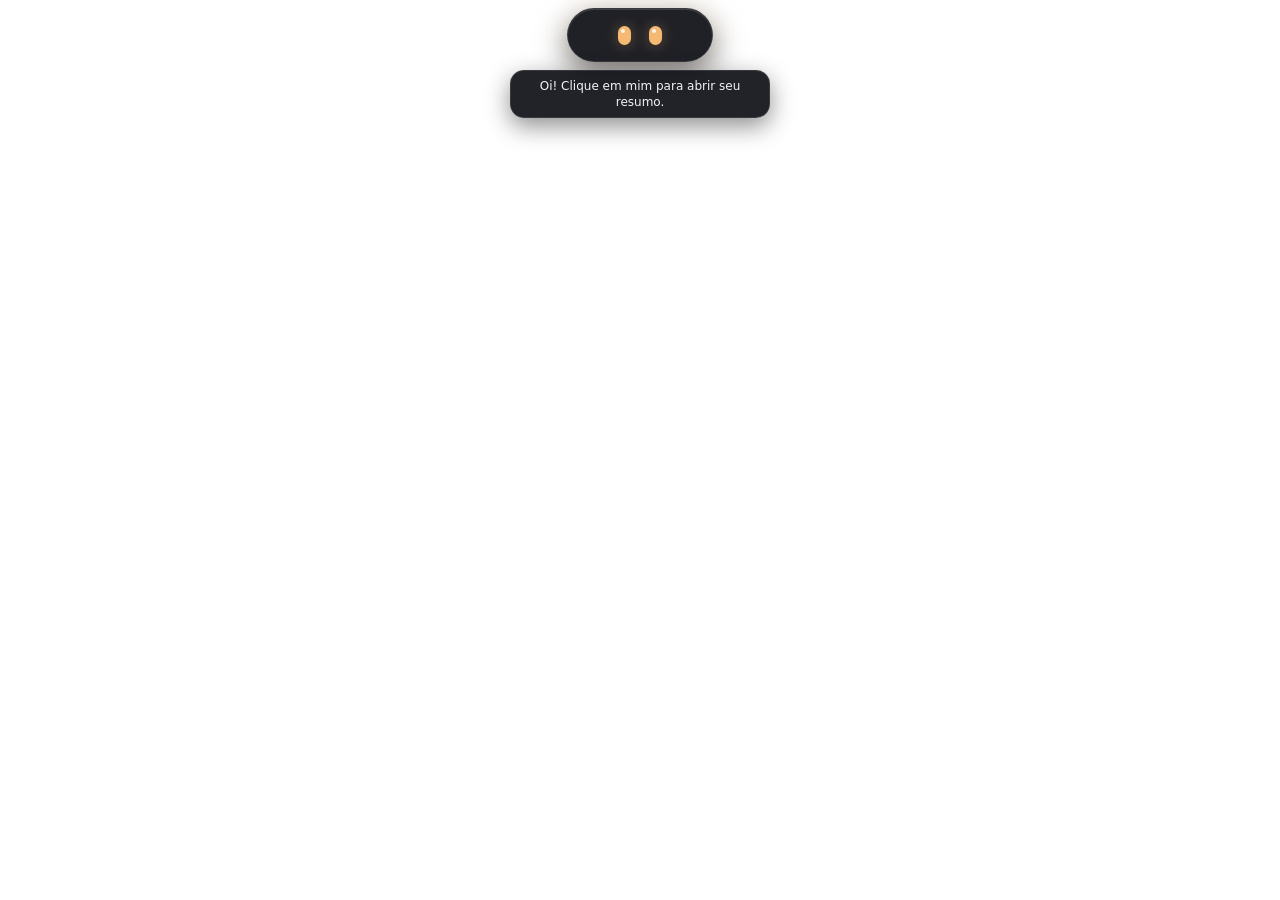
<file: src-tauri/src/index.html>
<!DOCTYPE html>
<html lang="pt-BR">
<head>
  <meta charset="UTF-8" />
  <meta name="viewport" content="width=device-width, initial-scale=1.0" />
  <title>Lumo</title>
  <style>
    :root {
      --accent: #f6b974;
      --accent-soft: rgba(246, 185, 116, 0.16);
      --accent-glow: rgba(246, 185, 116, 0.34);
      --bg-pill: rgba(14, 15, 20, 0.92);
      --bg-panel: rgba(16, 17, 23, 0.94);
      --border: rgba(255, 255, 255, 0.11);
      --text: #f3f4f6;
      --muted: #9ca3af;
      --danger: #f87171;
      --ok: #34d399;
    }

    * {
      box-sizing: border-box;
      margin: 0;
      padding: 0;
      user-select: none;
      font-family: 'Segoe UI', system-ui, -apple-system, sans-serif;
    }

    html, body {
      width: 100%;
      height: 100%;
      background: transparent !important;
      overflow: hidden;
      color: var(--text);
    }

    /* Container principal alinhado ao topo */
    #app {
      width: 100%;
      height: 100%;
      display: flex;
      flex-direction: column;
      align-items: center;
      padding-top: 8px;
      position: relative;
    }

    /* Filtro quente para uso prolongado (8h+) */
    #app.comfort-warm {
      filter: sepia(0.14) saturate(1.05);
    }

    /* Canto Mágico (quando oculto em jogos) */
    #corner-sensor {
      display: none;
      position: fixed;
      top: 6px;
      right: 6px;
      width: 44px;
      height: 44px;
      border-radius: 50%;
      background: rgba(14, 15, 20, 0.85);
      border: 1px solid var(--accent);
      box-shadow: 0 0 18px var(--accent-glow);
      align-items: center;
      justify-content: center;
      cursor: pointer;
      animation: pulseCorner 2.2s infinite ease-in-out;
    }

    #corner-sensor .dot {
      width: 10px;
      height: 10px;
      border-radius: 50%;
      background: var(--accent);
      box-shadow: 0 0 10px var(--accent);
    }

    @keyframes pulseCorner {
      0%, 100% { transform: scale(0.92); opacity: 0.7; }
      50% { transform: scale(1.04); opacity: 1; }
    }

    /* Cápsula do Lumo */
    #lumo-pill {
      position: relative;
      min-width: 146px;
      height: 54px;
      padding: 0 20px;
      border-radius: 999px;
      background: var(--bg-pill);
      border: 1px solid var(--border);
      box-shadow:
        0 12px 32px rgba(0, 0, 0, 0.55),
        0 0 24px var(--accent-soft),
        inset 0 1px 0 rgba(255, 255, 255, 0.14);
      display: flex;
      align-items: center;
      justify-content: center;
      gap: 12px;
      cursor: pointer;
      transition: transform 0.25s cubic-bezier(0.22, 1, 0.36, 1), box-shadow 0.3s ease;
    }

    #lumo-pill:hover {
      transform: translateY(1px) scale(1.02);
      box-shadow:
        0 14px 36px rgba(0, 0, 0, 0.65),
        0 0 30px var(--accent-glow),
        inset 0 1px 0 rgba(255, 255, 255, 0.2);
    }

    /* Rostinho e Olhos */
    .face {
      position: relative;
      display: flex;
      align-items: center;
      justify-content: center;
      gap: 18px;
      width: 68px;
      height: 32px;
      transition: transform 0.12s ease-out;
    }

    .eye {
      width: 13px;
      height: 19px;
      border-radius: 999px;
      background: var(--accent);
      box-shadow: 0 0 14px var(--accent-glow);
      position: relative;
      transition:
        height 0.14s ease,
        width 0.14s ease,
        border-radius 0.16s ease,
        transform 0.14s ease,
        background 0.3s ease;
    }

    .eye::after {
      content: '';
      position: absolute;
      top: 3px;
      left: 3px;
      width: 4px;
      height: 4px;
      border-radius: 50%;
      background: rgba(255, 255, 255, 0.85);
      transition: opacity 0.15s ease;
    }

    /* Piscada */
    .face.blink .eye {
      height: 3px;
      border-radius: 4px;
    }
    .face.blink .eye::after { opacity: 0; }

    /* Expressão Feliz / Carinho (^ ^) */
    .face.happy .eye {
      height: 11px;
      width: 15px;
      background: transparent;
      box-shadow: none;
      border-top: 3.5px solid var(--accent);
      border-radius: 50% 50% 0 0;
      transform: translateY(3px);
    }
    .face.happy .eye::after { opacity: 0; }

    /* Bochechas coradas */
    .blush {
      position: absolute;
      bottom: 3px;
      width: 10px;
      height: 5px;
      border-radius: 50%;
      background: rgba(251, 113, 133, 0.55);
      filter: blur(2px);
      opacity: 0;
      transition: opacity 0.25s ease;
    }
    .blush.left { left: 2px; }
    .blush.right { right: 2px; }
    .face.happy .blush { opacity: 1; }

    /* Expressão Entediado / Cansado */
    .face.bored .eye, .face.tired .eye {
      height: 9px;
      border-radius: 4px 4px 10px 10px;
      transform: translateY(2px);
    }

    /* Expressão Cochilando */
    .face.sleepy .eye {
      height: 4px;
      width: 14px;
      border-radius: 0 0 10px 10px;
      opacity: 0.7;
    }
    .face.sleepy .eye::after { opacity: 0; }

    /* Expressão Surpreso (acordando) */
    .face.surprised .eye {
      width: 16px;
      height: 22px;
    }

    /* Expressão Ouvindo Voz */
    .face.listening .eye {
      animation: listenPulse 0.7s infinite alternate ease-in-out;
    }
    @keyframes listenPulse {
      from { transform: scaleY(0.85); }
      to { transform: scaleY(1.2); }
    }

    /* Mini badge na cápsula (Timer ou Zzz) */
    #pill-badge {
      display: none;
      font-size: 11px;
      font-weight: 600;
      color: var(--accent);
      background: var(--accent-soft);
      padding: 3px 8px;
      border-radius: 999px;
      letter-spacing: 0.3px;
    }
    #pill-badge.show { display: inline-block; }

    /* Balão de Fala */
    #speech-bubble {
      margin-top: 8px;
      max-width: 260px;
      padding: 7px 13px;
      border-radius: 14px;
      background: rgba(16, 17, 23, 0.92);
      border: 1px solid var(--border);
      box-shadow: 0 8px 24px rgba(0, 0, 0, 0.45);
      font-size: 12px;
      line-height: 1.35;
      color: var(--text);
      text-align: center;
      opacity: 0;
      transform: translateY(-6px) scale(0.96);
      pointer-events: none;
      transition: all 0.25s cubic-bezier(0.22, 1, 0.36, 1);
    }
    #speech-bubble.show {
      opacity: 1;
      transform: translateY(0) scale(1);
    }

    /* Painel Principal Expandido */
    #panel {
      display: none;
      margin-top: 10px;
      width: 396px;
      height: 468px;
      border-radius: 24px;
      background: var(--bg-panel);
      border: 1px solid var(--border);
      box-shadow:
        0 24px 60px rgba(0, 0, 0, 0.75),
        0 0 32px var(--accent-soft),
        inset 0 1px 0 rgba(255, 255, 255, 0.12);
      flex-direction: column;
      overflow: hidden;
      animation: panelOpen 0.26s cubic-bezier(0.22, 1, 0.36, 1);
    }
    #panel.open { display: flex; }

    @keyframes panelOpen {
      from { opacity: 0; transform: translateY(-10px) scale(0.96); }
      to { opacity: 1; transform: translateY(0) scale(1); }
    }

    /* Barra de Navegação do Painel */
    .nav {
      display: flex;
      align-items: center;
      justify-content: space-between;
      padding: 12px 14px 8px;
      border-bottom: 1px solid rgba(255, 255, 255, 0.06);
      gap: 4px;
    }

    .tabs {
      display: flex;
      gap: 4px;
      background: rgba(255, 255, 255, 0.04);
      padding: 3px;
      border-radius: 12px;
    }

    .tab-btn {
      background: transparent;
      border: none;
      color: var(--muted);
      font-size: 12px;
      font-weight: 500;
      padding: 6px 10px;
      border-radius: 9px;
      cursor: pointer;
      transition: all 0.2s ease;
    }
    .tab-btn.active {
      background: var(--accent-soft);
      color: var(--accent);
      font-weight: 600;
    }

    .icon-actions {
      display: flex;
      gap: 6px;
    }

    .circle-btn {
      width: 30px;
      height: 30px;
      border-radius: 50%;
      border: 1px solid var(--border);
      background: rgba(255, 255, 255, 0.04);
      color: var(--text);
      font-size: 13px;
      cursor: pointer;
      display: flex;
      align-items: center;
      justify-content: center;
      transition: all 0.2s ease;
    }
    .circle-btn:hover {
      border-color: var(--accent);
      color: var(--accent);
    }
    .circle-btn.recording {
      background: rgba(248, 113, 113, 0.2);
      border-color: var(--danger);
      color: var(--danger);
    }

    /* Conteúdo das Abas */
    .tab-content {
      display: none;
      flex: 1;
      padding: 14px 16px;
      overflow-y: auto;
      flex-direction: column;
      gap: 12px;
    }
    .tab-content.active { display: flex; }

    .tab-content::-webkit-scrollbar { width: 4px; }
    .tab-content::-webkit-scrollbar-thumb {
      background: rgba(255, 255, 255, 0.14);
      border-radius: 4px;
    }

    /* Cabeçalho do Resumo */
    .summary-top {
      display: flex;
      justify-content: space-between;
      align-items: flex-start;
      gap: 8px;
    }
    .greeting h2 {
      font-size: 17px;
      font-weight: 600;
      letter-spacing: -0.2px;
    }
    .greeting p {
      font-size: 11.5px;
      color: var(--muted);
      margin-top: 2px;
    }

    .ram-pill {
      font-size: 11px;
      padding: 5px 10px;
      border-radius: 999px;
      background: rgba(52, 211, 153, 0.12);
      border: 1px solid rgba(52, 211, 153, 0.28);
      color: var(--ok);
      white-space: nowrap;
      font-weight: 500;
    }

    /* Card Destaque */
    .card {
      background: rgba(255, 255, 255, 0.035);
      border: 1px solid rgba(255, 255, 255, 0.07);
      border-radius: 16px;
      padding: 12px 14px;
    }

    .card-row {
      display: flex;
      align-items: center;
      justify-content: space-between;
      gap: 10px;
    }

    .label-xs {
      font-size: 10.5px;
      text-transform: uppercase;
      letter-spacing: 0.6px;
      color: var(--accent);
      font-weight: 600;
      margin-bottom: 4px;
    }

    /* Switch */
    .switch {
      position: relative;
      width: 38px;
      height: 20px;
      display: inline-block;
    }
    .switch input { opacity: 0; width: 0; height: 0; }
    .slider {
      position: absolute;
      inset: 0;
      background: rgba(255, 255, 255, 0.15);
      border-radius: 999px;
      cursor: pointer;
      transition: 0.2s;
    }
    .slider::before {
      content: '';
      position: absolute;
      width: 14px;
      height: 14px;
      left: 3px;
      bottom: 3px;
      background: #fff;
      border-radius: 50%;
      transition: 0.2s;
    }
    input:checked + .slider { background: var(--accent); }
    input:checked + .slider::before {
      transform: translateX(18px);
      background: #111;
    }

    /* Lista de Tarefas */
    .task-list {
      display: flex;
      flex-direction: column;
      gap: 7px;
      margin-top: 8px;
    }
    .task-item {
      display: flex;
      align-items: center;
      justify-content: space-between;
      gap: 8px;
      padding: 7px 10px;
      border-radius: 11px;
      background: rgba(255, 255, 255, 0.025);
      font-size: 12.5px;
    }
    .task-left {
      display: flex;
      align-items: center;
      gap: 9px;
      cursor: pointer;
      flex: 1;
    }
    .check-circle {
      width: 16px;
      height: 16px;
      border-radius: 50%;
      border: 1.5px solid var(--muted);
      display: flex;
      align-items: center;
      justify-content: center;
      font-size: 10px;
      flex-shrink: 0;
    }
    .task-item.done .check-circle {
      background: var(--accent);
      border-color: var(--accent);
      color: #111;
      font-weight: bold;
    }
    .task-item.done span {
      text-decoration: line-through;
      color: var(--muted);
    }
    .del-btn {
      background: none;
      border: none;
      color: var(--muted);
      cursor: pointer;
      font-size: 13px;
      padding: 2px 5px;
    }
    .del-btn:hover { color: var(--danger); }

    .inline-form {
      display: flex;
      gap: 6px;
      margin-top: 8px;
    }

    input[type="text"], input[type="password"], input[type="time"] {
      flex: 1;
      background: rgba(0, 0, 0, 0.35);
      border: 1px solid rgba(255, 255, 255, 0.12);
      border-radius: 11px;
      padding: 8px 11px;
      color: var(--text);
      font-size: 12.5px;
      outline: none;
    }
    input:focus { border-color: var(--accent); }

    .btn-primary {
      background: var(--accent);
      color: #111318;
      border: none;
      border-radius: 11px;
      padding: 8px 13px;
      font-size: 12px;
      font-weight: 600;
      cursor: pointer;
      transition: opacity 0.2s;
    }
    .btn-primary:hover { opacity: 0.9; }

    .btn-ghost {
      background: rgba(255, 255, 255, 0.06);
      color: var(--text);
      border: 1px solid var(--border);
      border-radius: 10px;
      padding: 6px 10px;
      font-size: 11.5px;
      cursor: pointer;
    }
    .btn-ghost:hover { border-color: var(--accent); color: var(--accent); }

    /* Chat IA */
    #chat-box {
      flex: 1;
      display: flex;
      flex-direction: column;
      gap: 8px;
      overflow-y: auto;
      padding-right: 2px;
    }
    .msg {
      padding: 9px 12px;
      border-radius: 14px;
      font-size: 12.5px;
      line-height: 1.42;
      max-width: 88%;
      user-select: text;
    }
    .msg.user {
      align-self: flex-end;
      background: var(--accent-soft);
      border: 1px solid var(--accent-glow);
      color: var(--text);
    }
    .msg.ai {
      align-self: flex-start;
      background: rgba(255, 255, 255, 0.05);
      border: 1px solid rgba(255, 255, 255, 0.08);
    }
    .copy-mini {
      display: inline-block;
      margin-top: 5px;
      font-size: 10.5px;
      color: var(--accent);
      cursor: pointer;
    }

    /* Timer e Alarmes */
    .timer-display {
      font-size: 32px;
      font-weight: 700;
      text-align: center;
      color: var(--accent);
      letter-spacing: 1px;
      margin: 4px 0 8px;
    }
    .preset-row {
      display: flex;
      justify-content: center;
      gap: 6px;
    }

    /* Temas */
    .theme-dots {
      display: flex;
      gap: 10px;
      margin-top: 6px;
    }
    .theme-dot {
      width: 24px;
      height: 24px;
      border-radius: 50%;
      cursor: pointer;
      border: 2px solid transparent;
    }
    .theme-dot.active { border-color: #fff; transform: scale(1.1); }
  </style>
</head>
<body>
  <div id="app">
    <!-- Sensor do Canto Mágico (aparece ao ocultar em jogo) -->
    <div id="corner-sensor" title="Chamar o Lumo de volta" onclick="wakeFromGame()">
      <div class="dot"></div>
    </div>

    <!-- Cápsula Flutuante -->
    <div id="lumo-pill" title="Clique para abrir · Arraste para mover · 2 cliques para carinho">
      <div class="face" id="lumo-face">
        <div class="blush left"></div>
        <div class="eye left" id="eye-left"></div>
        <div class="eye right" id="eye-right"></div>
        <div class="blush right"></div>
      </div>
      <span id="pill-badge">25:00</span>
    </div>

    <!-- Balão de Fala -->
    <div id="speech-bubble">Oi! Tudo pronto por aqui.</div>

    <!-- Painel Expansível -->
    <div id="panel">
      <div class="nav">
        <div class="tabs">
          <button class="tab-btn active" data-tab="resumo" onclick="switchTab('resumo')">Resumo</button>
          <button class="tab-btn" data-tab="ia" onclick="switchTab('ia')">IA</button>
          <button class="tab-btn" data-tab="foco" onclick="switchTab('foco')">Foco</button>
          <button class="tab-btn" data-tab="config" onclick="switchTab('config')">Config</button>
        </div>
        <div class="icon-actions">
          <button class="circle-btn" id="mic-btn" title="Comando de voz" onclick="toggleVoice()">🎙️</button>
          <button class="circle-btn" title="Esconder no canto (Modo Jogo)" onclick="hideForGame('Modo jogo ativado. Me chame no canto superior direito!')">🎮</button>
          <button class="circle-btn" title="Recolher" onclick="togglePanel(false)">—</button>
        </div>
      </div>

      <!-- ABA 1: RESUMO -->
      <div class="tab-content active" id="tab-resumo">
        <div class="summary-top">
          <div class="greeting">
            <h2 id="greeting-text">Bom dia!</h2>
            <p id="uptime-text">Ativo há 1m · Ambiente leve</p>
          </div>
          <div class="ram-pill" id="ram-stat">RAM: -- / -- GB</div>
        </div>

        <div class="card">
          <div class="card-row">
            <div>
              <div class="label-xs">Próximo Alarme</div>
              <div style="font-size: 13.5px; font-weight: 600;" id="next-alarm-label">07:30 · Acordar</div>
            </div>
            <label class="switch">
              <input type="checkbox" id="next-alarm-toggle" checked onchange="toggleMainAlarm(this.checked)" />
              <span class="slider"></span>
            </label>
          </div>
        </div>

        <div class="card" style="flex: 1; display: flex; flex-direction: column;">
          <div class="label-xs">Tarefas de Hoje</div>
          <div class="task-list" id="task-list"></div>
          <form class="inline-form" onsubmit="addTask(event)">
            <input type="text" id="new-task-input" placeholder="+ Nova tarefa..." />
            <button type="submit" class="btn-primary">Add</button>
          </form>
        </div>
      </div>

      <!-- ABA 2: IA (GEMINI) -->
      <div class="tab-content" id="tab-ia">
        <div class="card-row">
          <span class="label-xs" style="margin:0;">Gemini 2.5 Flash · Direto via Rust</span>
          <button class="btn-ghost" onclick="switchTab('config')">Chave API</button>
        </div>
        <div id="chat-box">
          <div class="msg ai">Oi! Pergunte qualquer coisa sem precisar abrir o navegador.</div>
        </div>
        <form class="inline-form" onsubmit="sendPrompt(event)">
          <input type="text" id="ai-input" placeholder="Pergunte ao Lumo..." />
          <button type="submit" class="btn-primary" id="ai-send-btn">Enviar</button>
        </form>
      </div>

      <!-- ABA 3: FOCO & ALARMES -->
      <div class="tab-content" id="tab-foco">
        <div class="card">
          <div class="label-xs">Timer de Foco</div>
          <div class="timer-display" id="timer-display">25:00</div>
          <div class="preset-row">
            <button class="btn-ghost" onclick="setTimer(25)">25m</button>
            <button class="btn-ghost" onclick="setTimer(15)">15m</button>
            <button class="btn-ghost" onclick="setTimer(5)">5m</button>
            <button class="btn-primary" id="timer-toggle-btn" onclick="toggleTimer()">Iniciar</button>
          </div>
        </div>

        <div class="card" style="flex: 1;">
          <div class="label-xs">Alarmes Diários</div>
          <div class="task-list" id="alarm-list"></div>
          <form class="inline-form" onsubmit="addAlarm(event)">
            <input type="time" id="alarm-time" required style="max-width: 105px;" />
            <input type="text" id="alarm-name" placeholder="Nome do alarme" />
            <button type="submit" class="btn-primary">+</button>
          </form>
        </div>
      </div>

      <!-- ABA 4: CONFIGURAÇÕES -->
      <div class="tab-content" id="tab-config">
        <div class="card">
          <div class="label-xs">Chave API Gemini (Cofre do Windows)</div>
          <p style="font-size: 11px; color: var(--muted); margin-bottom: 8px;">
            Salva com criptografia nativa no Gerenciador de Credenciais do Windows.
          </p>
          <form class="inline-form" onsubmit="saveGeminiKey(event)">
            <input type="password" id="api-key-input" placeholder="Cole sua AIzaSy..." />
            <button type="submit" class="btn-primary">Salvar</button>
          </form>
        </div>

        <div class="card">
          <div class="label-xs">Tema Luminoso</div>
          <div class="theme-dots">
            <div class="theme-dot active" style="background:#f6b974" onclick="setTheme('amber', this)" title="Âmbar Quente"></div>
            <div class="theme-dot" style="background:#e5e7eb" onclick="setTheme('lunar', this)" title="Branco Lunar"></div>
            <div class="theme-dot" style="background:#67e8f9" onclick="setTheme('cyan', this)" title="Ciano Névoa"></div>
            <div class="theme-dot" style="background:#c4b5fd" onclick="setTheme('lavender', this)" title="Lavanda Zen"></div>
          </div>
        </div>

        <div class="card">
          <div class="card-row" style="margin-bottom: 8px;">
            <div>
              <div style="font-size: 12.5px; font-weight: 600;">Auto-esconder em Jogos</div>
              <div style="font-size: 11px; color: var(--muted);">Detecta jogos e vai para o canto</div>
            </div>
            <label class="switch">
              <input type="checkbox" id="autohide-toggle" checked />
              <span class="slider"></span>
            </label>
          </div>
          <input type="text" id="game-keywords" value="valorant, minecraft, cs2, roblox, fortnite, dead by daylight, five nights, outlast, r.e.p.o, elden ring, gta" />
        </div>
      </div>
    </div>
  </div>

  <script>
    // Integração Tauri v2 (com fallback seguro se abrir no navegador)
    const isTauri = Boolean(window.__TAURI__);
    const invoke = isTauri ? window.__TAURI__.core.invoke : null;
    const tauriWindow = isTauri ? window.__TAURI__.window : null;
    const appWindow = tauriWindow ? tauriWindow.getCurrentWindow() : null;

    let screenLogicalW = window.innerWidth;
    let scaleFactor = 1;
    let isExpanded = false;
    let isHiddenInGame = false;
    let manualSummonUntil = 0;
    let lastInteraction = Date.now();
    let startTime = Date.now();

    // Estado persistente
    let tasks = JSON.parse(localStorage.getItem('lumo_tasks') || '[{"text":"Revisar metas do dia","done":false},{"text":"Beber água","done":true}]');
    let alarms = JSON.parse(localStorage.getItem('lumo_alarms') || '[{"time":"07:30","label":"Acordar","enabled":true}]');

    // Temas
    const themes = {
      amber: { accent: '#f6b974', soft: 'rgba(246, 185, 116, 0.16)', glow: 'rgba(246, 185, 116, 0.34)' },
      lunar: { accent: '#f3f4f6', soft: 'rgba(243, 244, 246, 0.14)', glow: 'rgba(243, 244, 246, 0.28)' },
      cyan: { accent: '#67e8f9', soft: 'rgba(103, 232, 249, 0.15)', glow: 'rgba(103, 232, 249, 0.32)' },
      lavender: { accent: '#c4b5fd', soft: 'rgba(196, 181, 253, 0.16)', glow: 'rgba(196, 181, 253, 0.34)' }
    };

    function setTheme(name, el) {
      const t = themes[name] || themes.amber;
      document.documentElement.style.setProperty('--accent', t.accent);
      document.documentElement.style.setProperty('--accent-soft', t.soft);
      document.documentElement.style.setProperty('--accent-glow', t.glow);
      document.querySelectorAll('.theme-dot').forEach(d => d.classList.remove('active'));
      if (el) el.classList.add('active');
      localStorage.setItem('lumo_theme', name);
    }

    // Som suave via Web Audio
    function chime(freq = 580) {
      try {
        const ctx = new (window.AudioContext || window.webkitAudioContext)();
        const osc = ctx.createOscillator();
        const gain = ctx.createGain();
        osc.type = 'sine';
        osc.frequency.setValueAtTime(freq, ctx.currentTime);
        osc.frequency.exponentialRampToValueAtTime(freq * 1.35, ctx.currentTime + 0.14);
        gain.gain.setValueAtTime(0.04, ctx.currentTime);
        gain.gain.exponentialRampToValueAtTime(0.0001, ctx.currentTime + 0.28);
        osc.connect(gain);
        gain.connect(ctx.destination);
        osc.start();
        osc.stop(ctx.currentTime + 0.3);
      } catch (_) {}
    }

    // Fala do Lumo
    let bubbleTimeout;
    function say(text, duration = 4200) {
      if (isHiddenInGame) return;
      const bubble = document.getElementById('speech-bubble');
      bubble.textContent = text;
      bubble.classList.add('show');
      clearTimeout(bubbleTimeout);
      bubbleTimeout = setTimeout(() => bubble.classList.remove('show'), duration);
    }

    // Posicionamento e Redimensionamento da Janela no Windows
    async function syncWindowGeometry() {
      if (!appWindow) return;
      try {
        const monitor = await tauriWindow.primaryMonitor();
        if (monitor) {
          scaleFactor = monitor.scaleFactor || 1;
          screenLogicalW = Math.round(monitor.size.width / scaleFactor);
        }
        const { LogicalSize, LogicalPosition } = tauriWindow;

        if (isHiddenInGame) {
          await appWindow.setSize(new LogicalSize(60, 60));
          await appWindow.setPosition(new LogicalPosition(screenLogicalW - 60, 0));
        } else if (isExpanded) {
          await appWindow.setSize(new LogicalSize(420, 560));
          await appWindow.setPosition(new LogicalPosition(Math.round((screenLogicalW - 420) / 2), 6));
        } else {
          await appWindow.setSize(new LogicalSize(290, 135));
          await appWindow.setPosition(new LogicalPosition(Math.round((screenLogicalW - 290) / 2), 6));
        }
      } catch (e) {
        console.error('Erro janela:', e);
      }
    }

    async function togglePanel(forceState) {
      lastInteraction = Date.now();
      setExpression('normal');
      isExpanded = typeof forceState === 'boolean' ? forceState : !isExpanded;
      const panel = document.getElementById('panel');
      panel.classList.toggle('open', isExpanded);
      if (isExpanded) {
        document.getElementById('speech-bubble').classList.remove('show');
        chime(520);
      }
      await syncWindowGeometry();
    }

    // Clique vs Arrastar vs Carinho (2 cliques) na cápsula
    const pill = document.getElementById('lumo-pill');
    let downX = 0, downY = 0, clickTimer = null;

    pill.addEventListener('pointerdown', (e) => {
      downX = e.clientX;
      downY = e.clientY;
    });

    pill.addEventListener('pointermove', async (e) => {
      if (e.buttons === 1 && appWindow) {
        const dist = Math.hypot(e.clientX - downX, e.clientY - downY);
        if (dist > 6) {
          await appWindow.startDragging();
        }
      }
    });

    pill.addEventListener('click', (e) => {
      const dist = Math.hypot(e.clientX - downX, e.clientY - downY);
      if (dist > 6) return;

      if (clickTimer) {
        clearTimeout(clickTimer);
        clickTimer = null;
        // Duplo clique -> Carinho
        lastInteraction = Date.now();
        setExpression('happy');
        chime(740);
        say('Hehe, valeu pelo carinho!');
        setTimeout(() => setExpression('normal'), 2400);
      } else {
        clickTimer = setTimeout(() => {
          clickTimer = null;
          togglePanel();
        }, 220);
      }
    });

    // Expressões e Piscadas
    function setExpression(type) {
      const face = document.getElementById('lumo-face');
      face.className = 'face';
      if (type !== 'normal') face.classList.add(type);
    }

    setInterval(() => {
      const face = document.getElementById('lumo-face');
      if (face.classList.contains('happy') || face.classList.contains('sleepy')) return;
      face.classList.add('blink');
      setTimeout(() => face.classList.remove('blink'), 140);
    }, 3800);

    // Loop de monitoramento real do Windows (Mouse, RAM, Jogos)
    async function pollWindows() {
      if (!invoke) return;
      try {
        const state = await invoke('get_desktop_state');

        // Atualiza RAM real
        const usedGb = (state.used_ram_mb / 1024).toFixed(1);
        const totalGb = (state.total_ram_mb / 1024).toFixed(0);
        document.getElementById('ram-stat').textContent = `RAM: ${usedGb} / ${totalGb} GB`;

        const curX = state.cursor_x / scaleFactor;
        const curY = state.cursor_y / scaleFactor;

        // Se estiver oculto no canto e o mouse encostar no canto superior direito
        if (isHiddenInGame) {
          if (curX >= screenLogicalW - 18 && curY <= 18) {
            wakeFromGame();
          }
          return;
        }

        // Olhos seguem o cursor real do Windows
        const centerX = screenLogicalW / 2;
        const dx = Math.max(-7, Math.min(7, (curX - centerX) / 65));
        const dy = Math.max(-4, Math.min(5, (curY - 35) / 85));
        document.getElementById('lumo-face').style.transform = `translate(${dx}px, ${dy}px)`;

        // Detecção automática de jogo na janela ativa
        const autoHide = document.getElementById('autohide-toggle').checked;
        if (autoHide && Date.now() > manualSummonUntil && state.active_window) {
          const title = state.active_window.toLowerCase();
          const keywords = document.getElementById('game-keywords').value
            .split(',')
            .map(k => k.trim().toLowerCase())
            .filter(Boolean);

          const isGame = keywords.some(k => title.includes(k));
          if (isGame) {
            hideForGame(`Jogo detectado (${state.active_window.slice(0, 18)}). Fui pro canto!`);
          }
        }
      } catch (_) {}
    }
    setInterval(pollWindows, 160);

    async function hideForGame(msg) {
      if (isHiddenInGame) return;
      if (isExpanded) {
        isExpanded = false;
        document.getElementById('panel').classList.remove('open');
      }
      say(msg, 2200);
      setTimeout(async () => {
        isHiddenInGame = true;
        document.getElementById('lumo-pill').style.display = 'none';
        document.getElementById('speech-bubble').classList.remove('show');
        document.getElementById('corner-sensor').style.display = 'flex';
        await syncWindowGeometry();
      }, 900);
    }

    async function wakeFromGame() {
      if (!isHiddenInGame) return;
      isHiddenInGame = false;
      manualSummonUntil = Date.now() + 35000; // Fica visível por 35s mesmo se voltar ao jogo
      document.getElementById('corner-sensor').style.display = 'none';
      document.getElementById('lumo-pill').style.display = 'flex';
      setExpression('surprised');
      chime(660);
      await syncWindowGeometry();
      say('Voltei! Precisa de algo?');
      setTimeout(() => setExpression('normal'), 1600);
    }

    // Ociosidade e Tempo Ligado
    setInterval(() => {
      const idleSec = (Date.now() - lastInteraction) / 1000;
      const upMin = Math.floor((Date.now() - startTime) / 60000);
      const hrs = Math.floor(upMin / 60);
      const mins = upMin % 60;
      document.getElementById('uptime-text').textContent =
        `Ativo há ${hrs > 0 ? hrs + 'h ' : ''}${mins}m · ${isTauri ? 'Windows Nativo' : 'Modo Preview'}`;

      if (hrs >= 8) {
        document.getElementById('app').classList.add('comfort-warm');
      }

      if (!isExpanded && !isHiddenInGame) {
        if (idleSec > 180) {
          setExpression('sleepy');
        } else if (idleSec > 75) {
          setExpression('bored');
        }
      }
    }, 5000);

    // Abas
    function switchTab(tab) {
      document.querySelectorAll('.tab-btn').forEach(b => b.classList.toggle('active', b.dataset.tab === tab));
      document.querySelectorAll('.tab-content').forEach(c => c.classList.toggle('active', c.id === 'tab-' + tab));
    }

    // Tarefas
    function renderTasks() {
      const list = document.getElementById('task-list');
      list.innerHTML = '';
      tasks.forEach((t, idx) => {
        const div = document.createElement('div');
        div.className = 'task-item' + (t.done ? ' done' : '');
        div.innerHTML = `
          <div class="task-left" onclick="toggleTask(${idx})">
            <div class="check-circle">${t.done ? '✓' : ''}</div>
            <span>${t.text}</span>
          </div>
          <button class="del-btn" onclick="deleteTask(${idx})">✕</button>
        `;
        list.appendChild(div);
      });
      localStorage.setItem('lumo_tasks', JSON.stringify(tasks));
    }

    function addTask(e) {
      e.preventDefault();
      const input = document.getElementById('new-task-input');
      const val = input.value.trim();
      if (!val) return;
      tasks.push({ text: val, done: false });
      input.value = '';
      renderTasks();
    }

    function toggleTask(idx) {
      tasks[idx].done = !tasks[idx].done;
      if (tasks[idx].done) chime(700);
      renderTasks();
    }

    function deleteTask(idx) {
      tasks.splice(idx, 1);
      renderTasks();
    }

    // Alarmes
    function renderAlarms() {
      const list = document.getElementById('alarm-list');
      list.innerHTML = '';
      alarms.forEach((a, idx) => {
        const div = document.createElement('div');
        div.className = 'task-item';
        div.innerHTML = `
          <span><strong>${a.time}</strong> · ${a.label || 'Alarme'}</span>
          <div style="display:flex; align-items:center; gap:8px;">
            <input type="checkbox" ${a.enabled ? 'checked' : ''} onchange="toggleAlarmItem(${idx}, this.checked)" />
            <button class="del-btn" onclick="deleteAlarm(${idx})">✕</button>
          </div>
        `;
        list.appendChild(div);
      });
      if (alarms[0]) {
        document.getElementById('next-alarm-label').textContent = `${alarms[0].time} · ${alarms[0].label || 'Alarme'}`;
        document.getElementById('next-alarm-toggle').checked = alarms[0].enabled;
      }
      localStorage.setItem('lumo_alarms', JSON.stringify(alarms));
    }

    function addAlarm(e) {
      e.preventDefault();
      const time = document.getElementById('alarm-time').value;
      const label = document.getElementById('alarm-name').value.trim() || 'Lembrete';
      if (!time) return;
      alarms.push({ time, label, enabled: true });
      document.getElementById('alarm-name').value = '';
      renderAlarms();
    }

    function toggleAlarmItem(idx, val) {
      alarms[idx].enabled = val;
      renderAlarms();
    }

    function toggleMainAlarm(val) {
      if (alarms[0]) {
        alarms[0].enabled = val;
        renderAlarms();
      }
    }

    function deleteAlarm(idx) {
      alarms.splice(idx, 1);
      renderAlarms();
    }

    // Checa alarmes a cada 15s
    let lastTriggeredMin = '';
    setInterval(() => {
      const now = new Date();
      const hhmm = now.toTimeString().slice(0, 5);
      if (hhmm === lastTriggeredMin) return;
      const hit = alarms.find(a => a.enabled && a.time === hhmm);
      if (hit) {
        lastTriggeredMin = hhmm;
        if (isHiddenInGame) wakeFromGame();
        chime(820);
        say(`⏰ Alarme: ${hit.label} (${hit.time})!`, 8000);
      }
    }, 15000);

    // Timer de Foco
    let timerSeconds = 25 * 60;
    let timerInterval = null;

    function updateTimerUI() {
      const m = String(Math.floor(timerSeconds / 60)).padStart(2, '0');
      const s = String(timerSeconds % 60).padStart(2, '0');
      const formatted = `${m}:${s}`;
      document.getElementById('timer-display').textContent = formatted;
      const badge = document.getElementById('pill-badge');
      badge.textContent = formatted;
      badge.classList.toggle('show', Boolean(timerInterval));
    }

    function setTimer(mins) {
      clearInterval(timerInterval);
      timerInterval = null;
      document.getElementById('timer-toggle-btn').textContent = 'Iniciar';
      timerSeconds = mins * 60;
      updateTimerUI();
    }

    function toggleTimer() {
      const btn = document.getElementById('timer-toggle-btn');
      if (timerInterval) {
        clearInterval(timerInterval);
        timerInterval = null;
        btn.textContent = 'Retomar';
        updateTimerUI();
      } else {
        btn.textContent = 'Pausar';
        timerInterval = setInterval(() => {
          if (timerSeconds > 0) {
            timerSeconds--;
            updateTimerUI();
          } else {
            clearInterval(timerInterval);
            timerInterval = null;
            btn.textContent = 'Iniciar';
            updateTimerUI();
            setExpression('happy');
            chime(880);
            say('Sessão de foco concluída! Boa!');
          }
        }, 1000);
        updateTimerUI();
      }
    }

    // Cofre de Chave API + Chat Gemini Real
    async function saveGeminiKey(e) {
      e.preventDefault();
      const input = document.getElementById('api-key-input');
      const key = input.value.trim();
      if (!key) return;
      if (invoke) {
        try {
          await invoke('save_api_key', { provider: 'gemini', apiKey: key });
          input.value = '';
          chime(720);
          say('Chave salva com segurança no Windows!');
        } catch (err) {
          say('Erro ao salvar chave: ' + err);
        }
      } else {
        localStorage.setItem('lumo_preview_key', key);
        input.value = '';
        say('Chave salva (modo preview).');
      }
    }

    function appendMsg(text, who) {
      const box = document.getElementById('chat-box');
      const div = document.createElement('div');
      div.className = 'msg ' + who;
      div.textContent = text;
      if (who === 'ai') {
        const copy = document.createElement('div');
        copy.className = 'copy-mini';
        copy.textContent = 'Copiar resposta';
        copy.onclick = () => {
          navigator.clipboard.writeText(text);
          copy.textContent = 'Copiado ✓';
        };
        div.appendChild(copy);
      }
      box.appendChild(div);
      box.scrollTop = box.scrollHeight;
    }

    async function sendPrompt(e) {
      e.preventDefault();
      const input = document.getElementById('ai-input');
      const prompt = input.value.trim();
      if (!prompt) return;
      input.value = '';
      appendMsg(prompt, 'user');

      const btn = document.getElementById('ai-send-btn');
      btn.disabled = true;
      btn.textContent = '...';

      if (invoke) {
        try {
          const reply = await invoke('ask_gemini', { prompt });
          appendMsg(reply, 'ai');
        } catch (err) {
          appendMsg('⚠️ ' + err, 'ai');
        }
      } else {
        setTimeout(() => {
          appendMsg('No Windows compilado, eu respondo direto pela API do Gemini usando sua chave salva no cofre do sistema!', 'ai');
        }, 400);
      }

      btn.disabled = false;
      btn.textContent = 'Enviar';
    }

    // Comando de voz (PT-BR)
    function toggleVoice() {
      const SpeechRec = window.SpeechRecognition || window.webkitSpeechRecognition;
      if (!SpeechRec) {
        say('Reconhecimento de voz indisponível neste dispositivo.');
        return;
      }
      const btn = document.getElementById('mic-btn');
      const rec = new SpeechRec();
      rec.lang = 'pt-BR';
      btn.classList.add('recording');
      setExpression('listening');
      say('Estou ouvindo...');

      rec.onresult = (ev) => {
        const transcript = ev.results[0][0].transcript;
        const lower = transcript.toLowerCase();
        if (lower.includes('resumo')) {
          switchTab('resumo');
          say('Aqui está o seu resumo.');
        } else if (lower.includes('foco') || lower.includes('timer')) {
          switchTab('foco');
          toggleTimer();
        } else if (lower.includes('esconder') || lower.includes('jogo')) {
          hideForGame('Indo pro canto!');
        } else {
          switchTab('ia');
          document.getElementById('ai-input').value = transcript;
          sendPrompt(new Event('submit'));
        }
      };

      rec.onend = () => {
        btn.classList.remove('recording');
        setExpression('normal');
      };

      rec.start();
    }

    // Inicialização
    (function init() {
      const savedTheme = localStorage.getItem('lumo_theme');
      if (savedTheme) setTheme(savedTheme);

      const h = new Date().getHours();
      document.getElementById('greeting-text').textContent =
        h < 12 ? 'Bom dia!' : h < 18 ? 'Boa tarde!' : 'Boa noite!';

      renderTasks();
      renderAlarms();
      syncWindowGeometry();
      setTimeout(() => say('Oi! Clique em mim para abrir seu resumo.'), 700);
    })();
  </script>
</body>
</html>
</file>
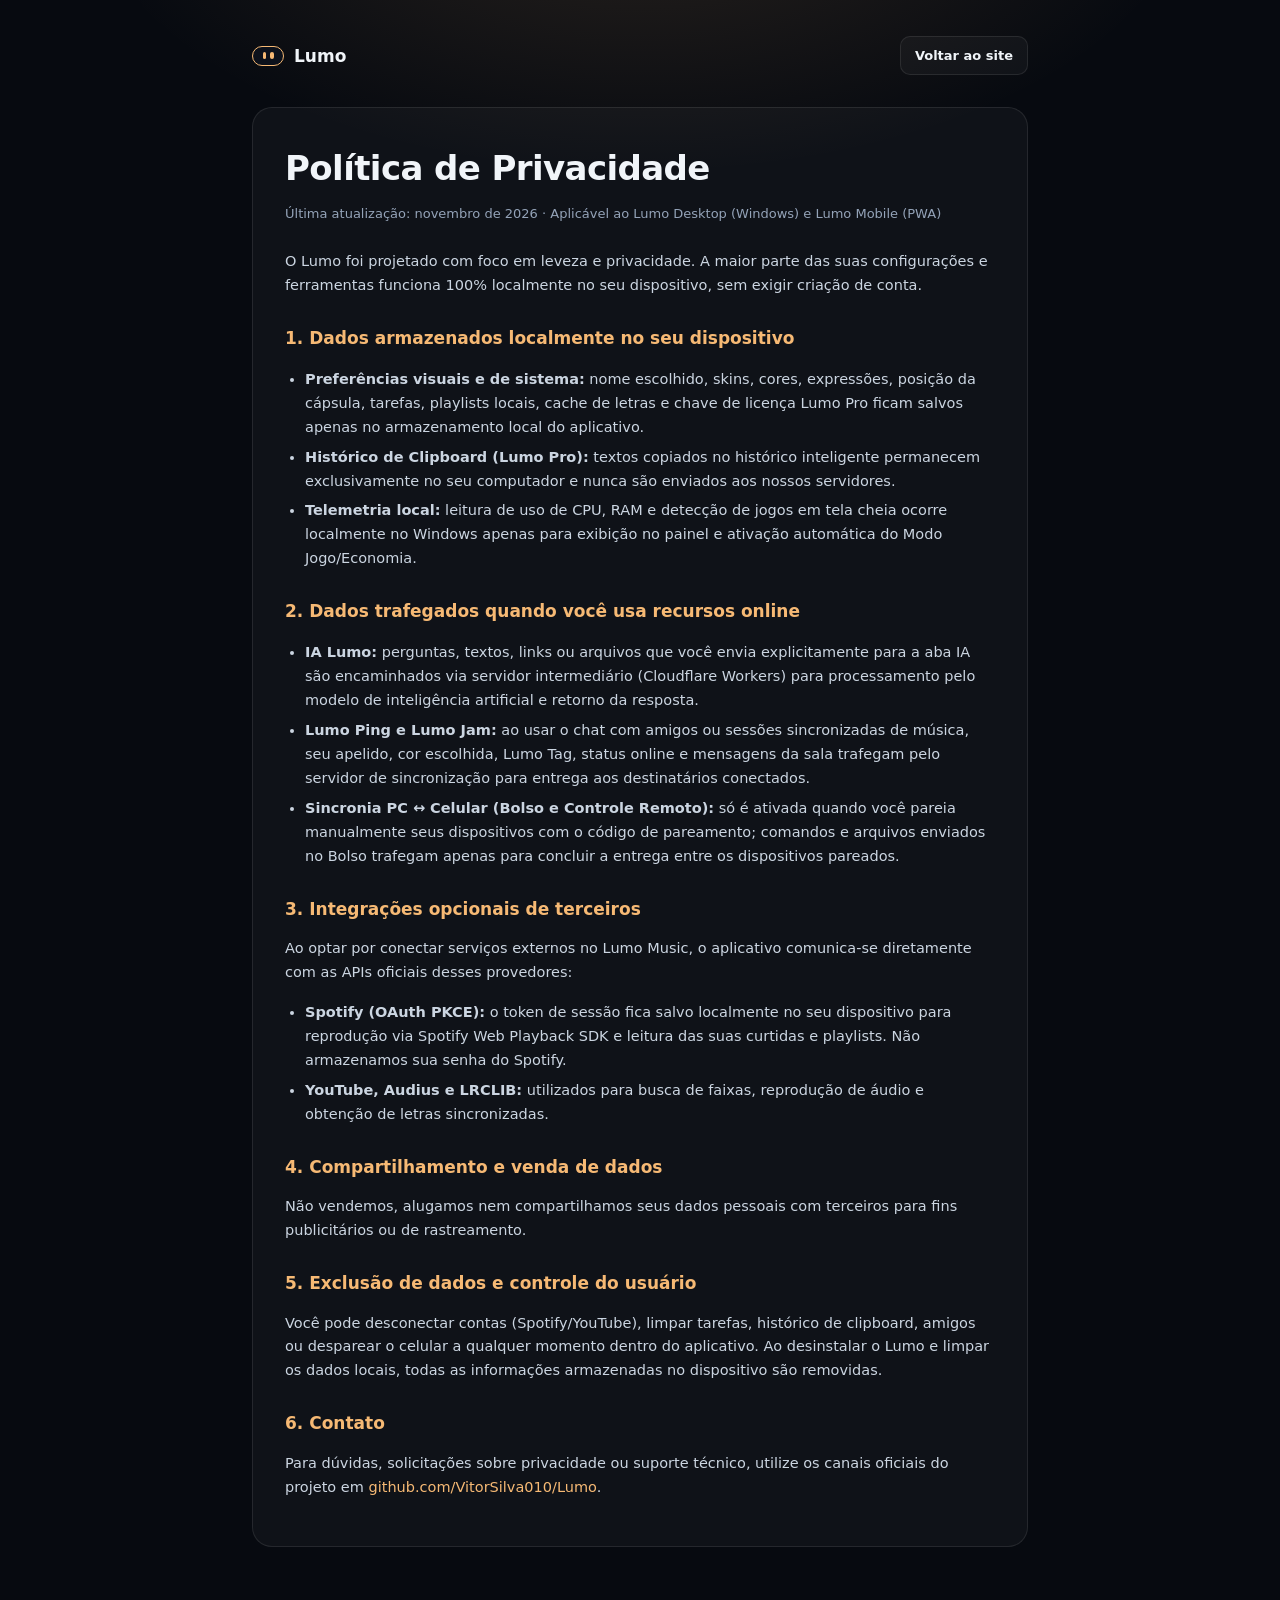
<file: docs/privacy.html>
<!doctype html>
<html lang="pt-BR">
<head>
  <meta charset="utf-8" />
  <meta name="viewport" content="width=device-width,initial-scale=1" />
  <title>Política de Privacidade — Lumo</title>
  <meta name="theme-color" content="#080b11" />
  <link rel="icon" href="./app/icon.svg" type="image/svg+xml" />
  <style>
    :root {
      --bg: #070a10;
      --surface: rgba(255, 255, 255, 0.036);
      --border: rgba(255, 255, 255, 0.09);
      --text: #f1f5f9;
      --muted: #94a3b8;
      --accent: #f6b974;
      --accent-soft: rgba(246, 185, 116, 0.14);
      --accent-glow: rgba(246, 185, 116, 0.45);
    }
    * { box-sizing: border-box; }
    body {
      margin: 0;
      font-family: system-ui, -apple-system, 'Segoe UI', Roboto, Inter, sans-serif;
      background: radial-gradient(800px 420px at 50% -120px, var(--accent-soft), transparent 70%), var(--bg);
      color: var(--text);
      line-height: 1.65;
    }
    a { color: var(--accent); text-decoration: none; }
    a:hover { text-decoration: underline; }
    .wrap { max-width: 820px; margin: 0 auto; padding: 36px 22px 64px; }
    .topbar { display: flex; align-items: center; justify-content: space-between; margin-bottom: 32px; gap: 12px; }
    .brand { display: inline-flex; align-items: center; gap: 10px; font-weight: 800; font-size: 17px; color: var(--text); }
    .brand-pill {
      width: 32px; height: 20px; border-radius: 999px; background: #0c111b;
      border: 1.8px solid var(--accent); display: inline-flex; align-items: center; justify-content: center; gap: 4px;
    }
    .brand-pill i { width: 3.5px; height: 6.5px; border-radius: 99px; background: var(--accent); display: block; }
    .back {
      padding: 8px 14px; border-radius: 10px; border: 1px solid var(--border);
      background: var(--surface); color: var(--text); font-size: 13px; font-weight: 700;
    }
    .back:hover { border-color: var(--accent-glow); text-decoration: none; }
    .doc {
      padding: 32px; border-radius: 20px; background: var(--surface); border: 1px solid var(--border);
    }
    h1 { margin: 0 0 6px; font-size: clamp(24px, 4vw, 34px); letter-spacing: -0.6px; }
    .updated { margin: 0 0 26px; font-size: 13px; color: var(--muted); }
    h2 { margin: 26px 0 8px; font-size: 17px; color: var(--accent); }
    p, li { font-size: 14.5px; color: #cbd5e1; }
    ul { padding-left: 20px; }
    li { margin-bottom: 6px; }
  </style>
</head>
<body>
  <div class="wrap">
    <div class="topbar">
      <a href="./" class="brand"><span class="brand-pill"><i></i><i></i></span><span>Lumo</span></a>
      <a href="./" class="back">Voltar ao site</a>
    </div>
    <article class="doc">
      <h1>Política de Privacidade</h1>
      <p class="updated">Última atualização: novembro de 2026 · Aplicável ao Lumo Desktop (Windows) e Lumo Mobile (PWA)</p>

      <p>O Lumo foi projetado com foco em leveza e privacidade. A maior parte das suas configurações e ferramentas funciona 100% localmente no seu dispositivo, sem exigir criação de conta.</p>

      <h2>1. Dados armazenados localmente no seu dispositivo</h2>
      <ul>
        <li><strong>Preferências visuais e de sistema:</strong> nome escolhido, skins, cores, expressões, posição da cápsula, tarefas, playlists locais, cache de letras e chave de licença Lumo Pro ficam salvos apenas no armazenamento local do aplicativo.</li>
        <li><strong>Histórico de Clipboard (Lumo Pro):</strong> textos copiados no histórico inteligente permanecem exclusivamente no seu computador e nunca são enviados aos nossos servidores.</li>
        <li><strong>Telemetria local:</strong> leitura de uso de CPU, RAM e detecção de jogos em tela cheia ocorre localmente no Windows apenas para exibição no painel e ativação automática do Modo Jogo/Economia.</li>
      </ul>

      <h2>2. Dados trafegados quando você usa recursos online</h2>
      <ul>
        <li><strong>IA Lumo:</strong> perguntas, textos, links ou arquivos que você envia explicitamente para a aba IA são encaminhados via servidor intermediário (Cloudflare Workers) para processamento pelo modelo de inteligência artificial e retorno da resposta.</li>
        <li><strong>Lumo Ping e Lumo Jam:</strong> ao usar o chat com amigos ou sessões sincronizadas de música, seu apelido, cor escolhida, Lumo Tag, status online e mensagens da sala trafegam pelo servidor de sincronização para entrega aos destinatários conectados.</li>
        <li><strong>Sincronia PC ↔ Celular (Bolso e Controle Remoto):</strong> só é ativada quando você pareia manualmente seus dispositivos com o código de pareamento; comandos e arquivos enviados no Bolso trafegam apenas para concluir a entrega entre os dispositivos pareados.</li>
      </ul>

      <h2>3. Integrações opcionais de terceiros</h2>
      <p>Ao optar por conectar serviços externos no Lumo Music, o aplicativo comunica-se diretamente com as APIs oficiais desses provedores:</p>
      <ul>
        <li><strong>Spotify (OAuth PKCE):</strong> o token de sessão fica salvo localmente no seu dispositivo para reprodução via Spotify Web Playback SDK e leitura das suas curtidas e playlists. Não armazenamos sua senha do Spotify.</li>
        <li><strong>YouTube, Audius e LRCLIB:</strong> utilizados para busca de faixas, reprodução de áudio e obtenção de letras sincronizadas.</li>
      </ul>

      <h2>4. Compartilhamento e venda de dados</h2>
      <p>Não vendemos, alugamos nem compartilhamos seus dados pessoais com terceiros para fins publicitários ou de rastreamento.</p>

      <h2>5. Exclusão de dados e controle do usuário</h2>
      <p>Você pode desconectar contas (Spotify/YouTube), limpar tarefas, histórico de clipboard, amigos ou desparear o celular a qualquer momento dentro do aplicativo. Ao desinstalar o Lumo e limpar os dados locais, todas as informações armazenadas no dispositivo são removidas.</p>

      <h2>6. Contato</h2>
      <p>Para dúvidas, solicitações sobre privacidade ou suporte técnico, utilize os canais oficiais do projeto em <a href="https://github.com/VitorSilva010/Lumo/issues" target="_blank" rel="noopener">github.com/VitorSilva010/Lumo</a>.</p>
    </article>
  </div>
</body>
</html>
</file>
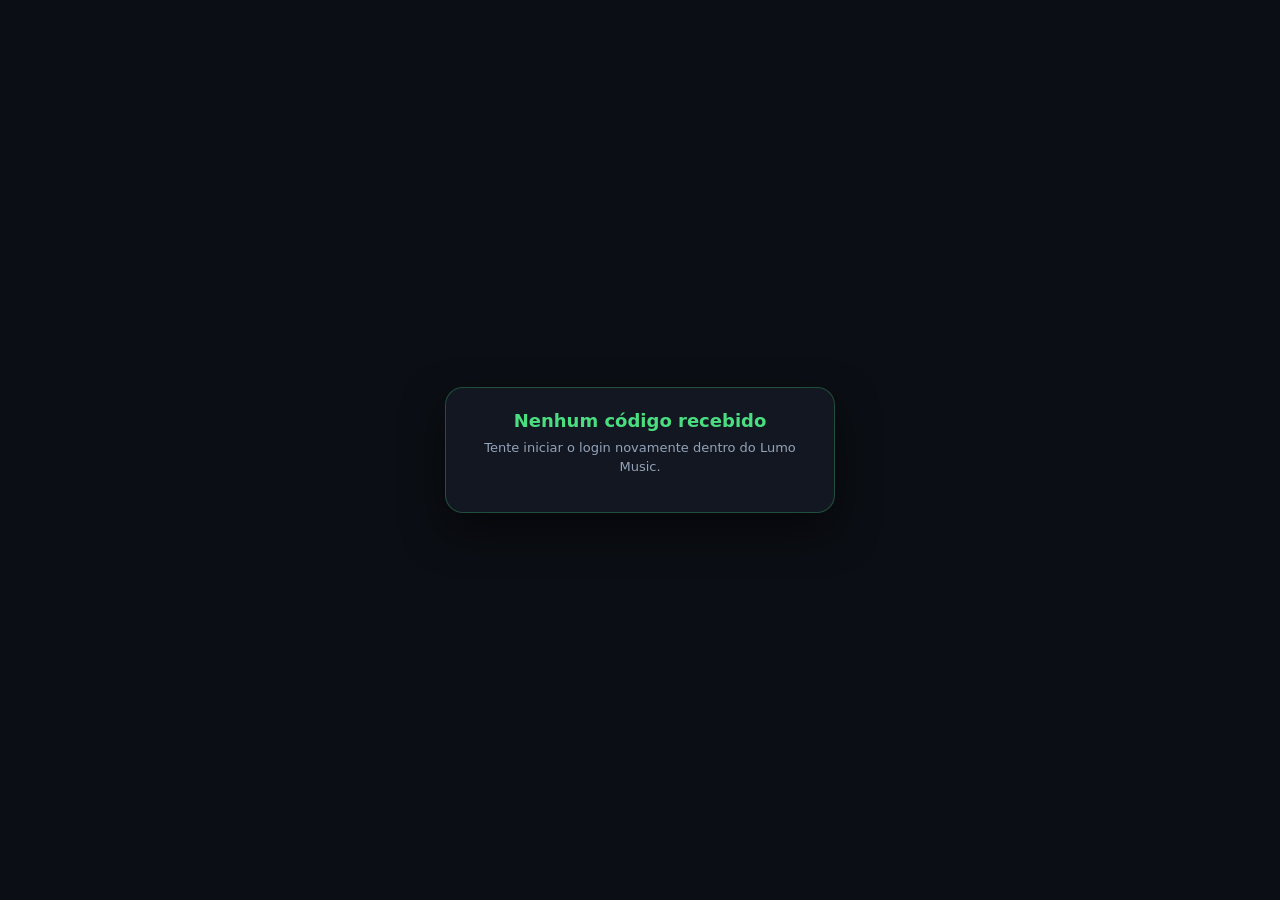
<file: docs/spotify-cb.html>
<!doctype html>
<html lang="pt-BR">
<head>
  <meta charset="utf-8" />
  <meta name="viewport" content="width=device-width,initial-scale=1" />
  <title>Lumo Music · Spotify</title>
  <style>
    * { box-sizing: border-box; }
    body {
      margin: 0;
      min-height: 100vh;
      display: flex;
      align-items: center;
      justify-content: center;
      background: #0b0e14;
      color: #f1f5f9;
      font-family: system-ui, -apple-system, Segoe UI, Roboto, sans-serif;
      padding: 20px;
    }
    .box {
      width: 100%;
      max-width: 390px;
      padding: 22px;
      border-radius: 18px;
      background: #121722;
      border: 1px solid rgba(74, 222, 128, 0.28);
      text-align: center;
      box-shadow: 0 18px 42px rgba(0, 0, 0, 0.5);
    }
    h1 { margin: 0 0 8px; font-size: 18px; color: #4ade80; }
    p { margin: 0 0 14px; font-size: 13px; color: #94a3b8; line-height: 1.45; }
    .code {
      width: 100%;
      padding: 9px 11px;
      border-radius: 10px;
      border: 1px solid rgba(255,255,255,0.12);
      background: rgba(0,0,0,0.35);
      color: #e2e8f0;
      font-family: Consolas, monospace;
      font-size: 11px;
      margin-bottom: 10px;
    }
    button {
      padding: 9px 16px;
      border-radius: 10px;
      border: none;
      background: #4ade80;
      color: #0b0e14;
      font-weight: 800;
      font-size: 12.5px;
      cursor: pointer;
    }
  </style>
</head>
<body>
  <div class="box">
    <h1 id="title">Conectando ao Lumo Music...</h1>
    <p id="desc">Finalizando a autenticação com o Spotify.</p>
    <div id="fallback" style="display:none;">
      <input id="code-inp" class="code" readonly />
      <button id="copy-btn" type="button">Copiar código</button>
    </div>
  </div>
  <script>
    const params = new URLSearchParams(window.location.search);
    const code = params.get('code') || '';
    const state = params.get('state') || '';
    const error = params.get('error') || '';
    const payload = { type: 'lumo-sp-auth', code, state, error, ts: Date.now() };

    const title = document.getElementById('title');
    const desc = document.getElementById('desc');
    const fb = document.getElementById('fallback');
    const inp = document.getElementById('code-inp');

    // 1. Entrega via localStorage (compartilhado com docs/spotify-player.html na mesma origem HTTPS)
    try { localStorage.setItem('lumo_sp_cb_payload', JSON.stringify(payload)); } catch (_) {}

    // 2. Entrega direta via window.opener quando disponível
    let sentOpener = false;
    try {
      if (window.opener && !window.opener.closed) {
        window.opener.postMessage(payload, '*');
        sentOpener = true;
      }
    } catch (_) {}

    if (error) {
      title.textContent = 'Login cancelado';
      title.style.color = '#fb7185';
      desc.textContent = 'O Spotify retornou: ' + error + '. Você pode fechar esta janela.';
    } else if (code) {
      title.textContent = 'Spotify conectado ✓';
      desc.textContent = 'Volte para o Lumo Music — esta janela fechará automaticamente. Se abriu no navegador externo, copie o código abaixo e cole no Lumo:';
      fb.style.display = 'block';
      inp.value = code;
      document.getElementById('copy-btn').onclick = () => {
        inp.select();
        navigator.clipboard?.writeText(code).catch(() => {});
        document.getElementById('copy-btn').textContent = 'Copiado ✓';
      };
      if (sentOpener) {
        setTimeout(() => { try { window.close(); } catch (_) {} }, 1200);
      }
    } else {
      title.textContent = 'Nenhum código recebido';
      desc.textContent = 'Tente iniciar o login novamente dentro do Lumo Music.';
    }
  </script>
</body>
</html>
</file>
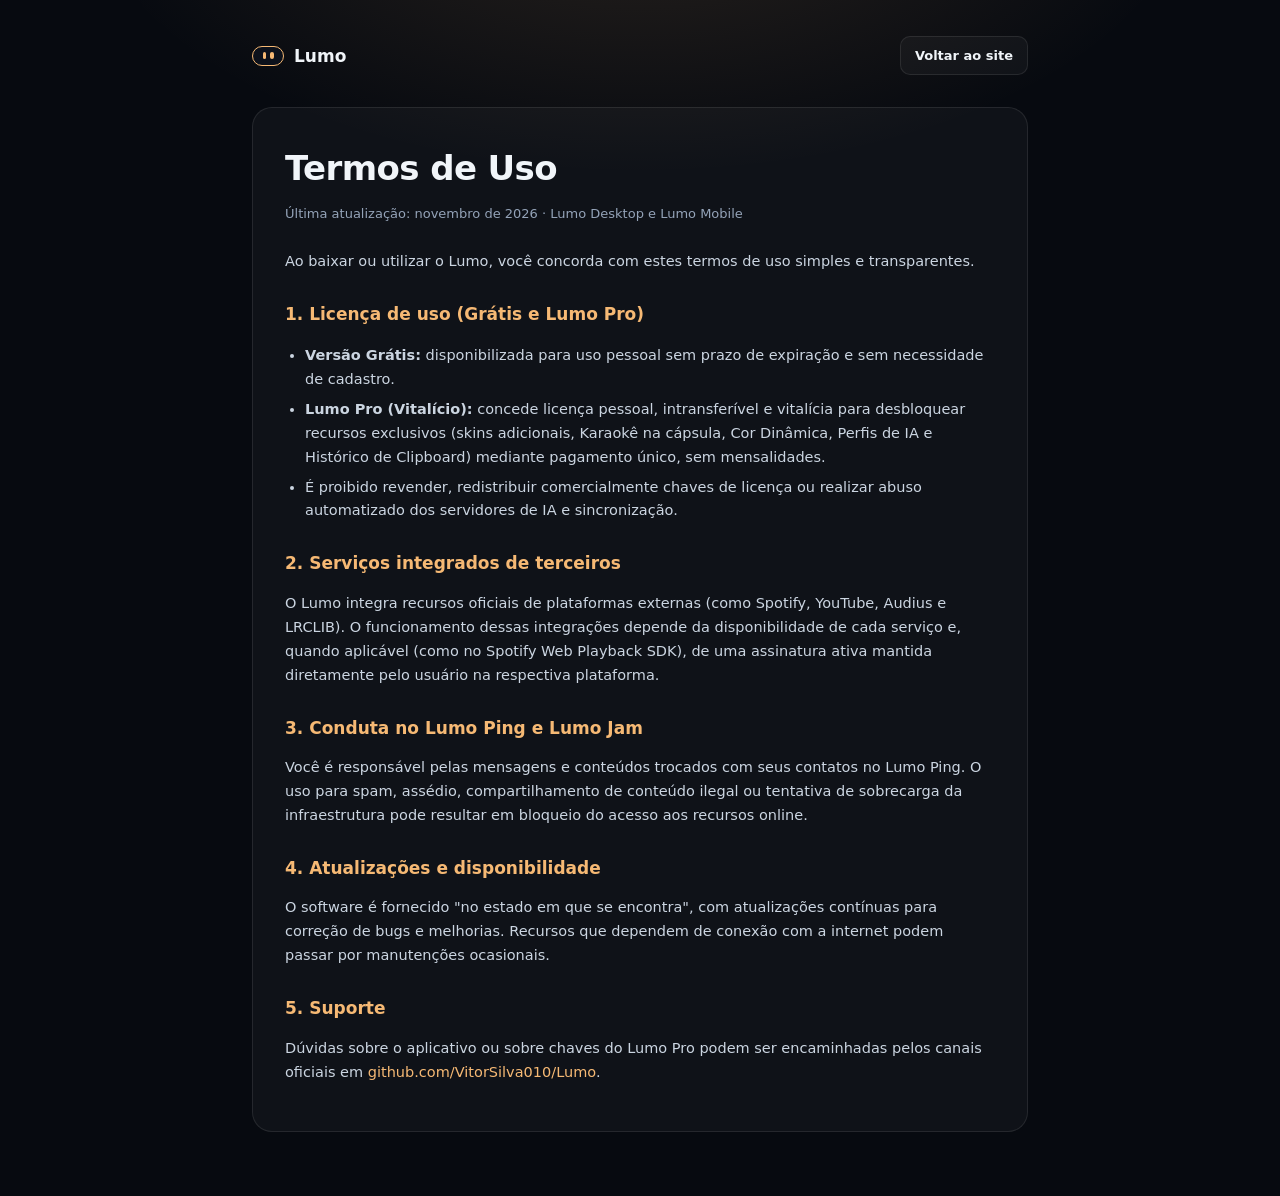
<file: docs/terms.html>
<!doctype html>
<html lang="pt-BR">
<head>
  <meta charset="utf-8" />
  <meta name="viewport" content="width=device-width,initial-scale=1" />
  <title>Termos de Uso — Lumo</title>
  <meta name="theme-color" content="#080b11" />
  <link rel="icon" href="./app/icon.svg" type="image/svg+xml" />
  <style>
    :root {
      --bg: #070a10;
      --surface: rgba(255, 255, 255, 0.036);
      --border: rgba(255, 255, 255, 0.09);
      --text: #f1f5f9;
      --muted: #94a3b8;
      --accent: #f6b974;
      --accent-soft: rgba(246, 185, 116, 0.14);
      --accent-glow: rgba(246, 185, 116, 0.45);
    }
    * { box-sizing: border-box; }
    body {
      margin: 0;
      font-family: system-ui, -apple-system, 'Segoe UI', Roboto, Inter, sans-serif;
      background: radial-gradient(800px 420px at 50% -120px, var(--accent-soft), transparent 70%), var(--bg);
      color: var(--text);
      line-height: 1.65;
    }
    a { color: var(--accent); text-decoration: none; }
    a:hover { text-decoration: underline; }
    .wrap { max-width: 820px; margin: 0 auto; padding: 36px 22px 64px; }
    .topbar { display: flex; align-items: center; justify-content: space-between; margin-bottom: 32px; gap: 12px; }
    .brand { display: inline-flex; align-items: center; gap: 10px; font-weight: 800; font-size: 17px; color: var(--text); }
    .brand-pill {
      width: 32px; height: 20px; border-radius: 999px; background: #0c111b;
      border: 1.8px solid var(--accent); display: inline-flex; align-items: center; justify-content: center; gap: 4px;
    }
    .brand-pill i { width: 3.5px; height: 6.5px; border-radius: 99px; background: var(--accent); display: block; }
    .back {
      padding: 8px 14px; border-radius: 10px; border: 1px solid var(--border);
      background: var(--surface); color: var(--text); font-size: 13px; font-weight: 700;
    }
    .back:hover { border-color: var(--accent-glow); text-decoration: none; }
    .doc {
      padding: 32px; border-radius: 20px; background: var(--surface); border: 1px solid var(--border);
    }
    h1 { margin: 0 0 6px; font-size: clamp(24px, 4vw, 34px); letter-spacing: -0.6px; }
    .updated { margin: 0 0 26px; font-size: 13px; color: var(--muted); }
    h2 { margin: 26px 0 8px; font-size: 17px; color: var(--accent); }
    p, li { font-size: 14.5px; color: #cbd5e1; }
    ul { padding-left: 20px; }
    li { margin-bottom: 6px; }
  </style>
</head>
<body>
  <div class="wrap">
    <div class="topbar">
      <a href="./" class="brand"><span class="brand-pill"><i></i><i></i></span><span>Lumo</span></a>
      <a href="./" class="back">Voltar ao site</a>
    </div>
    <article class="doc">
      <h1>Termos de Uso</h1>
      <p class="updated">Última atualização: novembro de 2026 · Lumo Desktop e Lumo Mobile</p>

      <p>Ao baixar ou utilizar o Lumo, você concorda com estes termos de uso simples e transparentes.</p>

      <h2>1. Licença de uso (Grátis e Lumo Pro)</h2>
      <ul>
        <li><strong>Versão Grátis:</strong> disponibilizada para uso pessoal sem prazo de expiração e sem necessidade de cadastro.</li>
        <li><strong>Lumo Pro (Vitalício):</strong> concede licença pessoal, intransferível e vitalícia para desbloquear recursos exclusivos (skins adicionais, Karaokê na cápsula, Cor Dinâmica, Perfis de IA e Histórico de Clipboard) mediante pagamento único, sem mensalidades.</li>
        <li>É proibido revender, redistribuir comercialmente chaves de licença ou realizar abuso automatizado dos servidores de IA e sincronização.</li>
      </ul>

      <h2>2. Serviços integrados de terceiros</h2>
      <p>O Lumo integra recursos oficiais de plataformas externas (como Spotify, YouTube, Audius e LRCLIB). O funcionamento dessas integrações depende da disponibilidade de cada serviço e, quando aplicável (como no Spotify Web Playback SDK), de uma assinatura ativa mantida diretamente pelo usuário na respectiva plataforma.</p>

      <h2>3. Conduta no Lumo Ping e Lumo Jam</h2>
      <p>Você é responsável pelas mensagens e conteúdos trocados com seus contatos no Lumo Ping. O uso para spam, assédio, compartilhamento de conteúdo ilegal ou tentativa de sobrecarga da infraestrutura pode resultar em bloqueio do acesso aos recursos online.</p>

      <h2>4. Atualizações e disponibilidade</h2>
      <p>O software é fornecido "no estado em que se encontra", com atualizações contínuas para correção de bugs e melhorias. Recursos que dependem de conexão com a internet podem passar por manutenções ocasionais.</p>

      <h2>5. Suporte</h2>
      <p>Dúvidas sobre o aplicativo ou sobre chaves do Lumo Pro podem ser encaminhadas pelos canais oficiais em <a href="https://github.com/VitorSilva010/Lumo" target="_blank" rel="noopener">github.com/VitorSilva010/Lumo</a>.</p>
    </article>
  </div>
</body>
</html>
</file>
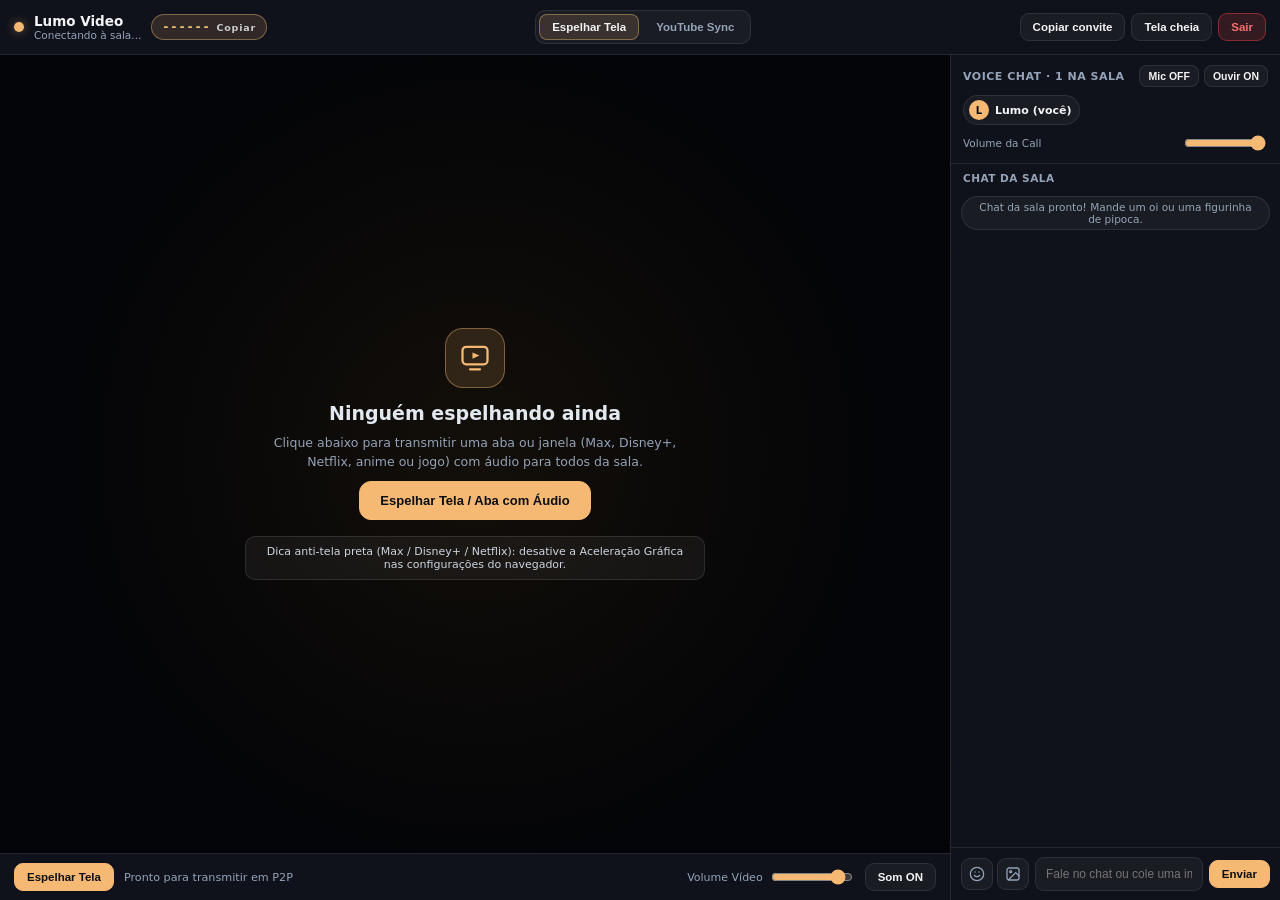
<file: src/watch-party.html>
<!DOCTYPE html>
<html lang="pt-BR">
<head>
  <meta charset="UTF-8" />
  <meta name="viewport" content="width=device-width, initial-scale=1.0" />
  <title>Lumo Video — Watch Party</title>
  <link rel="stylesheet" href="./watch-party.css" />
</head>
<body>
  <div class="wp-app">
    <header class="wp-header">
      <div class="wp-brand">
        <span class="wp-dot"></span>
        <div class="wp-title-wrap">
          <strong id="wp-room-title">Lumo Video</strong>
          <span class="wp-sub" id="wp-conn-status">Conectando à sala...</span>
        </div>
        <button type="button" class="wp-code-chip" id="wp-copy-code-btn" title="Clique para copiar o código">
          <span id="wp-room-code">------</span>
          <small>Copiar</small>
        </button>
      </div>

      <div class="wp-mode-switch">
        <button type="button" class="wp-mode-btn active" data-wp-mode="screen">Espelhar Tela</button>
        <button type="button" class="wp-mode-btn" data-wp-mode="youtube">YouTube Sync</button>
      </div>

      <div class="wp-header-actions">
        <button type="button" class="wp-btn" id="wp-invite-btn">Copiar convite</button>
        <button type="button" class="wp-btn" id="wp-fullscreen-btn">Tela cheia</button>
        <button type="button" class="wp-btn danger" id="wp-leave-btn">Sair</button>
      </div>
    </header>

    <main class="wp-main">
      <!-- ESQUERDA (70%): PALCO DO FILME / TELA ESPELHADA -->
      <section class="wp-stage" id="wp-stage">
        <!-- MODO 1: ESPELHAR TELA (WEBRTC) -->
        <div class="wp-stage-pane" id="wp-pane-screen">
          <div class="wp-video-wrap" id="wp-video-wrap">
            <video id="wp-screen-video" autoplay playsinline></video>
            <div class="wp-empty-stage" id="wp-empty-stage">
              <div class="wp-empty-ic">
                <svg viewBox="0 0 24 24" fill="none" stroke="currentColor" stroke-width="1.8" stroke-linecap="round" stroke-linejoin="round">
                  <rect x="2" y="3" width="20" height="14" rx="3"/>
                  <polygon points="10 7.5 15.5 10 10 12.5" fill="currentColor" stroke="none"/>
                  <path d="M8 21h8"/>
                </svg>
              </div>
              <h2>Ninguém espelhando ainda</h2>
              <p>Clique abaixo para transmitir uma aba ou janela (Max, Disney+, Netflix, anime ou jogo) com áudio para todos da sala.</p>
              <button type="button" class="wp-btn primary big" id="wp-start-share-big">Espelhar Tela / Aba com Áudio</button>
              <div class="wp-drm-hint">Dica anti-tela preta (Max / Disney+ / Netflix): desative a Aceleração Gráfica nas configurações do navegador.</div>
            </div>
            <div class="wp-presenter-pill" id="wp-presenter-pill" style="display:none;"></div>
          </div>

          <div class="wp-stage-bar">
            <div class="wp-bar-left">
              <button type="button" class="wp-btn primary" id="wp-share-toggle-btn">Espelhar Tela</button>
              <span class="wp-hint-inline" id="wp-share-status">Pronto para transmitir em P2P</span>
            </div>
            <div class="wp-bar-right">
              <label class="wp-vol-wrap">
                <span>Volume Vídeo</span>
                <input type="range" id="wp-video-vol" min="0" max="100" value="90" />
              </label>
              <button type="button" class="wp-btn" id="wp-video-mute-btn">Som ON</button>
            </div>
          </div>
        </div>

        <!-- MODO 2: YOUTUBE SINCRONIZADO -->
        <div class="wp-stage-pane hidden" id="wp-pane-youtube">
          <div class="wp-yt-bar">
            <input type="text" id="wp-yt-input" placeholder="Cole um link do YouTube (ex: https://youtu.be/...)" />
            <button type="button" class="wp-btn primary" id="wp-yt-load-btn">Carregar para sala</button>
          </div>
          <div class="wp-yt-frame-wrap">
            <div id="wp-yt-player"></div>
            <div class="wp-empty-stage" id="wp-yt-empty">
              <h2>YouTube Sincronizado</h2>
              <p>Cole qualquer link do YouTube acima. Play, Pause e tempo sincronizam automaticamente para toda a sala sem pesar no upload.</p>
            </div>
          </div>
        </div>
      </section>

      <!-- DIREITA (30%): VOICE CHAT + CHAT DA SALA -->
      <aside class="wp-sidebar">
        <div class="wp-voice-box">
          <div class="wp-voice-head">
            <span class="wp-sec-title">Voice Chat · <b id="wp-peer-count">1</b> na sala</span>
            <div class="wp-voice-ctrls">
              <button type="button" class="wp-vbtn" id="wp-mic-btn" title="Ligar/Mutar Microfone">Mic OFF</button>
              <button type="button" class="wp-vbtn" id="wp-deafen-btn" title="Silenciar voz dos amigos">Ouvir ON</button>
            </div>
          </div>
          <div class="wp-peers-row" id="wp-peers-row"></div>
          <div class="wp-voice-vol-row">
            <span>Volume da Call</span>
            <input type="range" id="wp-voice-vol" min="0" max="100" value="100" />
          </div>
        </div>

        <div class="wp-chat-box">
          <div class="wp-chat-head">Chat da Sala</div>
          <div class="wp-chat-feed" id="wp-chat-feed"></div>
          <form class="wp-chat-form" id="wp-chat-form">
            <div class="wp-stk-picker" id="wp-stk-picker"></div>
            <div class="wp-media-btns">
              <button type="button" class="wp-icon-btn" id="wp-stk-btn" title="Figurinhas do Lumo">
                <svg viewBox="0 0 24 24" fill="none" stroke="currentColor" stroke-width="1.9" stroke-linecap="round" stroke-linejoin="round"><circle cx="12" cy="12" r="10"/><path d="M8 14s1.5 2 4 2 4-2 4-2"/><line x1="9" y1="9" x2="9.01" y2="9"/><line x1="15" y1="9" x2="15.01" y2="9"/></svg>
              </button>
              <button type="button" class="wp-icon-btn" id="wp-img-btn" title="Enviar imagem (ou Ctrl+V)">
                <svg viewBox="0 0 24 24" fill="none" stroke="currentColor" stroke-width="1.9" stroke-linecap="round" stroke-linejoin="round"><rect x="3" y="3" width="18" height="18" rx="3"/><circle cx="8.5" cy="8.5" r="1.5"/><path d="m21 15-5-5L5 21"/></svg>
              </button>
            </div>
            <input type="text" id="wp-chat-input" placeholder="Fale no chat ou cole uma imagem..." maxlength="400" autocomplete="off" />
            <button type="submit" class="wp-btn primary">Enviar</button>
          </form>
        </div>
      </aside>
    </main>
  </div>

  <!-- Áudios remotos de voz -->
  <div id="wp-remote-audios" style="display:none;"></div>
  <input type="file" id="wp-img-file" accept="image/png,image/jpeg,image/webp,image/gif" style="display:none;" />

  <!-- Toast + Lightbox -->
  <div class="wp-toast" id="wp-toast"></div>
  <div class="wp-lightbox" id="wp-lightbox">
    <img id="wp-lightbox-img" alt="Imagem do chat" />
    <button type="button" class="wp-btn primary" id="wp-lightbox-close">Fechar</button>
  </div>

  <script src="./watch-party.js"></script>
</body>
</html>
</file>
<file: src/watch-party.css>
/* === LUMO v4.0 — JANELA DEDICADA WATCH PARTY + VOICE CHAT === */
:root {
  --accent: #f6b974;
  --accent-soft: rgba(246, 185, 116, 0.14);
  --accent-glow: rgba(246, 185, 116, 0.4);
  --bg: #0a0b10;
  --panel: #10121b;
  --surface: rgba(255, 255, 255, 0.045);
  --border: rgba(255, 255, 255, 0.09);
  --text: #f3f4f6;
  --muted: #94a3b8;
}
body.surface-oled {
  --bg: #000000;
  --panel: #06070a;
}
body.surface-light {
  --bg: #f1f5f9;
  --panel: #ffffff;
  --surface: rgba(15, 23, 42, 0.045);
  --border: rgba(15, 23, 42, 0.11);
  --text: #0f172a;
  --muted: #475569;
}

* { box-sizing: border-box; }
html, body {
  margin: 0;
  padding: 0;
  width: 100%;
  height: 100%;
  overflow: hidden;
  background: var(--bg);
  color: var(--text);
  font-family: 'Segoe UI', system-ui, -apple-system, sans-serif;
}

.wp-app {
  display: flex;
  flex-direction: column;
  height: 100vh;
}

/* Header */
.wp-header {
  display: flex;
  align-items: center;
  justify-content: space-between;
  gap: 12px;
  padding: 10px 14px;
  background: var(--panel);
  border-bottom: 1px solid var(--border);
  flex-shrink: 0;
}
.wp-brand {
  display: flex;
  align-items: center;
  gap: 10px;
  min-width: 0;
}
.wp-dot {
  width: 10px;
  height: 10px;
  border-radius: 50%;
  background: var(--accent);
  box-shadow: 0 0 10px var(--accent-glow);
  flex-shrink: 0;
}
.wp-title-wrap {
  display: flex;
  flex-direction: column;
  min-width: 0;
}
.wp-title-wrap strong {
  font-size: 13.5px;
  white-space: nowrap;
  overflow: hidden;
  text-overflow: ellipsis;
}
.wp-sub {
  font-size: 10.5px;
  color: var(--muted);
}
.wp-code-chip {
  display: inline-flex;
  align-items: center;
  gap: 6px;
  padding: 5px 10px;
  border-radius: 999px;
  border: 1px solid var(--accent-glow);
  background: var(--accent-soft);
  color: var(--accent);
  font-family: ui-monospace, SFMono-Regular, Menlo, monospace;
  font-weight: 800;
  font-size: 12px;
  letter-spacing: 0.8px;
  cursor: pointer;
}
.wp-code-chip small {
  font-family: system-ui, sans-serif;
  font-size: 9.5px;
  font-weight: 700;
  color: var(--text);
  opacity: 0.8;
}

.wp-mode-switch {
  display: inline-flex;
  padding: 3px;
  border-radius: 10px;
  background: var(--surface);
  border: 1px solid var(--border);
  gap: 4px;
}
.wp-mode-btn {
  border: 1px solid transparent;
  background: transparent;
  color: var(--muted);
  font-size: 11.5px;
  font-weight: 700;
  padding: 6px 12px;
  border-radius: 8px;
  cursor: pointer;
}
.wp-mode-btn.active {
  background: var(--accent-soft);
  border-color: var(--accent-glow);
  color: var(--text);
}

.wp-header-actions {
  display: flex;
  align-items: center;
  gap: 6px;
}

.wp-btn {
  border: 1px solid var(--border);
  background: var(--surface);
  color: var(--text);
  font-size: 11.5px;
  font-weight: 700;
  padding: 7px 12px;
  border-radius: 9px;
  cursor: pointer;
  transition: border-color 0.15s ease, background 0.15s ease, transform 0.12s ease;
}
.wp-btn:hover {
  border-color: var(--accent-glow);
}
.wp-btn.primary {
  background: var(--accent);
  border-color: var(--accent);
  color: #0b0e14;
}
.wp-btn.primary.big {
  padding: 11px 20px;
  font-size: 13px;
  border-radius: 12px;
}
.wp-btn.danger {
  background: rgba(239, 68, 68, 0.16);
  border-color: rgba(239, 68, 68, 0.45);
  color: #f87171;
}

/* Main Split: 70% Palco + 30% Sidebar */
.wp-main {
  flex: 1;
  min-height: 0;
  display: grid;
  grid-template-columns: 1fr 330px;
}

.wp-stage {
  display: flex;
  flex-direction: column;
  min-width: 0;
  min-height: 0;
  background: #040508;
  position: relative;
}
.wp-stage-pane {
  flex: 1;
  min-height: 0;
  display: flex;
  flex-direction: column;
}
.wp-stage-pane.hidden {
  display: none !important;
}

.wp-video-wrap {
  flex: 1;
  min-height: 0;
  position: relative;
  display: flex;
  align-items: center;
  justify-content: center;
  background: #000;
  overflow: hidden;
}
#wp-screen-video {
  width: 100%;
  height: 100%;
  object-fit: contain;
  background: #000;
  display: none;
}
#wp-screen-video.active {
  display: block;
}

.wp-empty-stage {
  position: absolute;
  inset: 0;
  display: flex;
  flex-direction: column;
  align-items: center;
  justify-content: center;
  text-align: center;
  padding: 28px;
  gap: 10px;
  color: #e2e8f0;
  background: radial-gradient(circle at center, rgba(246, 185, 116, 0.08), rgba(4, 5, 8, 0.96) 65%);
}
.wp-empty-stage.hidden {
  display: none;
}
.wp-empty-ic {
  width: 60px;
  height: 60px;
  border-radius: 18px;
  background: var(--accent-soft);
  border: 1px solid var(--accent-glow);
  color: var(--accent);
  display: flex;
  align-items: center;
  justify-content: center;
}
.wp-empty-ic svg { width: 30px; height: 30px; }
.wp-empty-stage h2 {
  margin: 4px 0 0;
  font-size: 19px;
}
.wp-empty-stage p {
  margin: 0;
  max-width: 420px;
  font-size: 12.5px;
  color: #94a3b8;
  line-height: 1.5;
}
.wp-drm-hint {
  margin-top: 6px;
  font-size: 11px;
  color: #cbd5e1;
  padding: 8px 12px;
  border-radius: 10px;
  background: rgba(255, 255, 255, 0.05);
  border: 1px solid rgba(255, 255, 255, 0.1);
  max-width: 460px;
}
.wp-presenter-pill {
  position: absolute;
  top: 12px;
  left: 12px;
  padding: 5px 10px;
  border-radius: 999px;
  background: rgba(8, 10, 16, 0.78);
  border: 1px solid var(--accent-glow);
  color: #fff;
  font-size: 11px;
  font-weight: 700;
  backdrop-filter: blur(6px);
}

.wp-stage-bar {
  display: flex;
  align-items: center;
  justify-content: space-between;
  gap: 10px;
  padding: 9px 14px;
  background: var(--panel);
  border-top: 1px solid var(--border);
}
.wp-bar-left, .wp-bar-right {
  display: flex;
  align-items: center;
  gap: 10px;
}
.wp-hint-inline {
  font-size: 11.2px;
  color: var(--muted);
}
.wp-vol-wrap {
  display: inline-flex;
  align-items: center;
  gap: 6px;
  font-size: 11px;
  color: var(--muted);
}
.wp-vol-wrap input, .wp-voice-vol-row input {
  accent-color: var(--accent);
  width: 82px;
}

/* Modo YouTube Sync */
.wp-yt-bar {
  display: flex;
  gap: 8px;
  padding: 10px 14px;
  background: var(--panel);
  border-bottom: 1px solid var(--border);
}
.wp-yt-bar input {
  flex: 1;
  height: 34px;
  padding: 0 11px;
  border-radius: 9px;
  border: 1px solid var(--border);
  background: var(--surface);
  color: var(--text);
  font-size: 12px;
  outline: none;
}
.wp-yt-frame-wrap {
  flex: 1;
  position: relative;
  background: #000;
}
#wp-yt-player {
  width: 100%;
  height: 100%;
}

/* Sidebar Direita: Voice + Chat */
.wp-sidebar {
  display: flex;
  flex-direction: column;
  min-height: 0;
  background: var(--panel);
  border-left: 1px solid var(--border);
}

.wp-voice-box {
  padding: 10px 12px;
  border-bottom: 1px solid var(--border);
  display: flex;
  flex-direction: column;
  gap: 8px;
}
.wp-voice-head {
  display: flex;
  align-items: center;
  justify-content: space-between;
  gap: 6px;
}
.wp-sec-title {
  font-size: 11px;
  font-weight: 800;
  text-transform: uppercase;
  letter-spacing: 0.5px;
  color: var(--muted);
}
.wp-voice-ctrls {
  display: flex;
  gap: 5px;
}
.wp-vbtn {
  border: 1px solid var(--border);
  background: var(--surface);
  color: var(--text);
  font-size: 10.5px;
  font-weight: 700;
  padding: 4px 8px;
  border-radius: 8px;
  cursor: pointer;
}
.wp-vbtn.on {
  background: rgba(34, 197, 94, 0.18);
  border-color: rgba(34, 197, 94, 0.55);
  color: #4ade80;
}
.wp-vbtn.muted {
  background: rgba(239, 68, 68, 0.18);
  border-color: rgba(239, 68, 68, 0.5);
  color: #f87171;
}
.wp-peers-row {
  display: flex;
  flex-wrap: wrap;
  gap: 6px;
}
.wp-peer-chip {
  display: inline-flex;
  align-items: center;
  gap: 6px;
  padding: 4px 8px 4px 5px;
  border-radius: 999px;
  background: var(--surface);
  border: 1px solid var(--border);
  font-size: 11px;
  font-weight: 600;
  transition: border-color 0.15s ease, box-shadow 0.15s ease;
}
.wp-peer-chip.speaking {
  border-color: #4ade80;
  box-shadow: 0 0 0 2px rgba(74, 222, 128, 0.35);
}
.wp-peer-av {
  width: 20px;
  height: 20px;
  border-radius: 50%;
  display: inline-flex;
  align-items: center;
  justify-content: center;
  font-size: 10px;
  font-weight: 800;
  color: #0b0e14;
}
.wp-peer-tag {
  font-size: 9px;
  font-weight: 800;
  padding: 1px 5px;
  border-radius: 999px;
  background: var(--accent-soft);
  color: var(--accent);
}
.wp-voice-vol-row {
  display: flex;
  align-items: center;
  justify-content: space-between;
  font-size: 10.5px;
  color: var(--muted);
}

/* Chat da Sala */
.wp-chat-box {
  flex: 1;
  min-height: 0;
  display: flex;
  flex-direction: column;
}
.wp-chat-head {
  padding: 8px 12px 4px;
  font-size: 10.5px;
  font-weight: 800;
  text-transform: uppercase;
  letter-spacing: 0.5px;
  color: var(--muted);
}
.wp-chat-feed {
  flex: 1;
  min-height: 0;
  overflow-y: auto;
  padding: 8px 10px;
  display: flex;
  flex-direction: column;
  gap: 7px;
}
.wp-sys-msg {
  align-self: center;
  font-size: 10.5px;
  color: var(--muted);
  background: var(--surface);
  border: 1px solid var(--border);
  padding: 4px 10px;
  border-radius: 999px;
  text-align: center;
}
.wp-msg {
  display: flex;
  flex-direction: column;
  max-width: 88%;
}
.wp-msg.me { align-self: flex-end; align-items: flex-end; }
.wp-msg.them { align-self: flex-start; align-items: flex-start; }
.wp-msg-meta {
  font-size: 10px;
  font-weight: 700;
  margin-bottom: 2px;
  display: flex;
  gap: 6px;
}
.wp-msg-meta small {
  color: var(--muted);
  font-weight: 500;
}
.wp-msg-bubble {
  padding: 7px 10px;
  border-radius: 12px;
  background: var(--surface);
  border: 1px solid var(--border);
  font-size: 12px;
  line-height: 1.4;
  word-break: break-word;
}
.wp-msg.me .wp-msg-bubble {
  background: var(--accent-soft);
  border-color: var(--accent-glow);
}
.wp-stk-msg svg {
  width: 80px;
  height: 80px;
  display: block;
}
.wp-img-msg {
  padding: 4px;
  border-radius: 12px;
  background: var(--surface);
  border: 1px solid var(--border);
  cursor: zoom-in;
  max-width: 220px;
}
.wp-img-msg img {
  display: block;
  width: 100%;
  max-height: 190px;
  object-fit: cover;
  border-radius: 8px;
}

.wp-chat-form {
  position: relative;
  display: flex;
  align-items: center;
  gap: 6px;
  padding: 9px 10px;
  border-top: 1px solid var(--border);
  background: var(--panel);
}
.wp-chat-form input[type="text"] {
  flex: 1;
  min-width: 0;
  height: 34px;
  padding: 0 10px;
  border-radius: 9px;
  border: 1px solid var(--border);
  background: var(--surface);
  color: var(--text);
  font-size: 12px;
  outline: none;
}
.wp-media-btns {
  display: flex;
  gap: 4px;
}
.wp-icon-btn {
  width: 32px;
  height: 32px;
  border-radius: 9px;
  border: 1px solid var(--border);
  background: var(--surface);
  color: var(--muted);
  display: inline-flex;
  align-items: center;
  justify-content: center;
  cursor: pointer;
}
.wp-icon-btn:hover, .wp-icon-btn.active {
  color: var(--accent);
  border-color: var(--accent-glow);
  background: var(--accent-soft);
}
.wp-icon-btn svg { width: 16px; height: 16px; }

.wp-stk-picker {
  position: absolute;
  left: 10px;
  right: 10px;
  bottom: calc(100% + 8px);
  background: var(--panel);
  border: 1px solid var(--accent-glow);
  border-radius: 14px;
  padding: 9px;
  box-shadow: 0 14px 36px rgba(0, 0, 0, 0.55);
  display: none;
  grid-template-columns: repeat(4, 1fr);
  gap: 6px;
  z-index: 30;
}
.wp-stk-picker.open {
  display: grid;
}
.wp-stk-opt {
  display: flex;
  flex-direction: column;
  align-items: center;
  gap: 2px;
  padding: 5px;
  border-radius: 9px;
  border: 1px solid transparent;
  background: var(--surface);
  color: var(--muted);
  font-size: 9px;
  font-weight: 700;
  cursor: pointer;
}
.wp-stk-opt:hover {
  border-color: var(--accent);
  background: var(--accent-soft);
}
.wp-stk-opt svg { width: 38px; height: 38px; }

/* Toast & Lightbox */
.wp-toast {
  position: fixed;
  bottom: 18px;
  left: 50%;
  transform: translateX(-50%) translateY(16px);
  padding: 8px 16px;
  border-radius: 999px;
  background: rgba(15, 18, 28, 0.94);
  border: 1px solid var(--accent-glow);
  color: #fff;
  font-size: 12px;
  font-weight: 600;
  opacity: 0;
  pointer-events: none;
  transition: opacity 0.2s ease, transform 0.2s ease;
  z-index: 99;
}
.wp-toast.show {
  opacity: 1;
  transform: translateX(-50%) translateY(0);
}
.wp-lightbox {
  position: fixed;
  inset: 0;
  background: rgba(4, 6, 10, 0.88);
  backdrop-filter: blur(8px);
  display: none;
  flex-direction: column;
  align-items: center;
  justify-content: center;
  gap: 12px;
  z-index: 120;
}
.wp-lightbox.open { display: flex; }
.wp-lightbox img {
  max-width: 90%;
  max-height: 82vh;
  border-radius: 14px;
  border: 1px solid var(--accent-glow);
}
</file>
